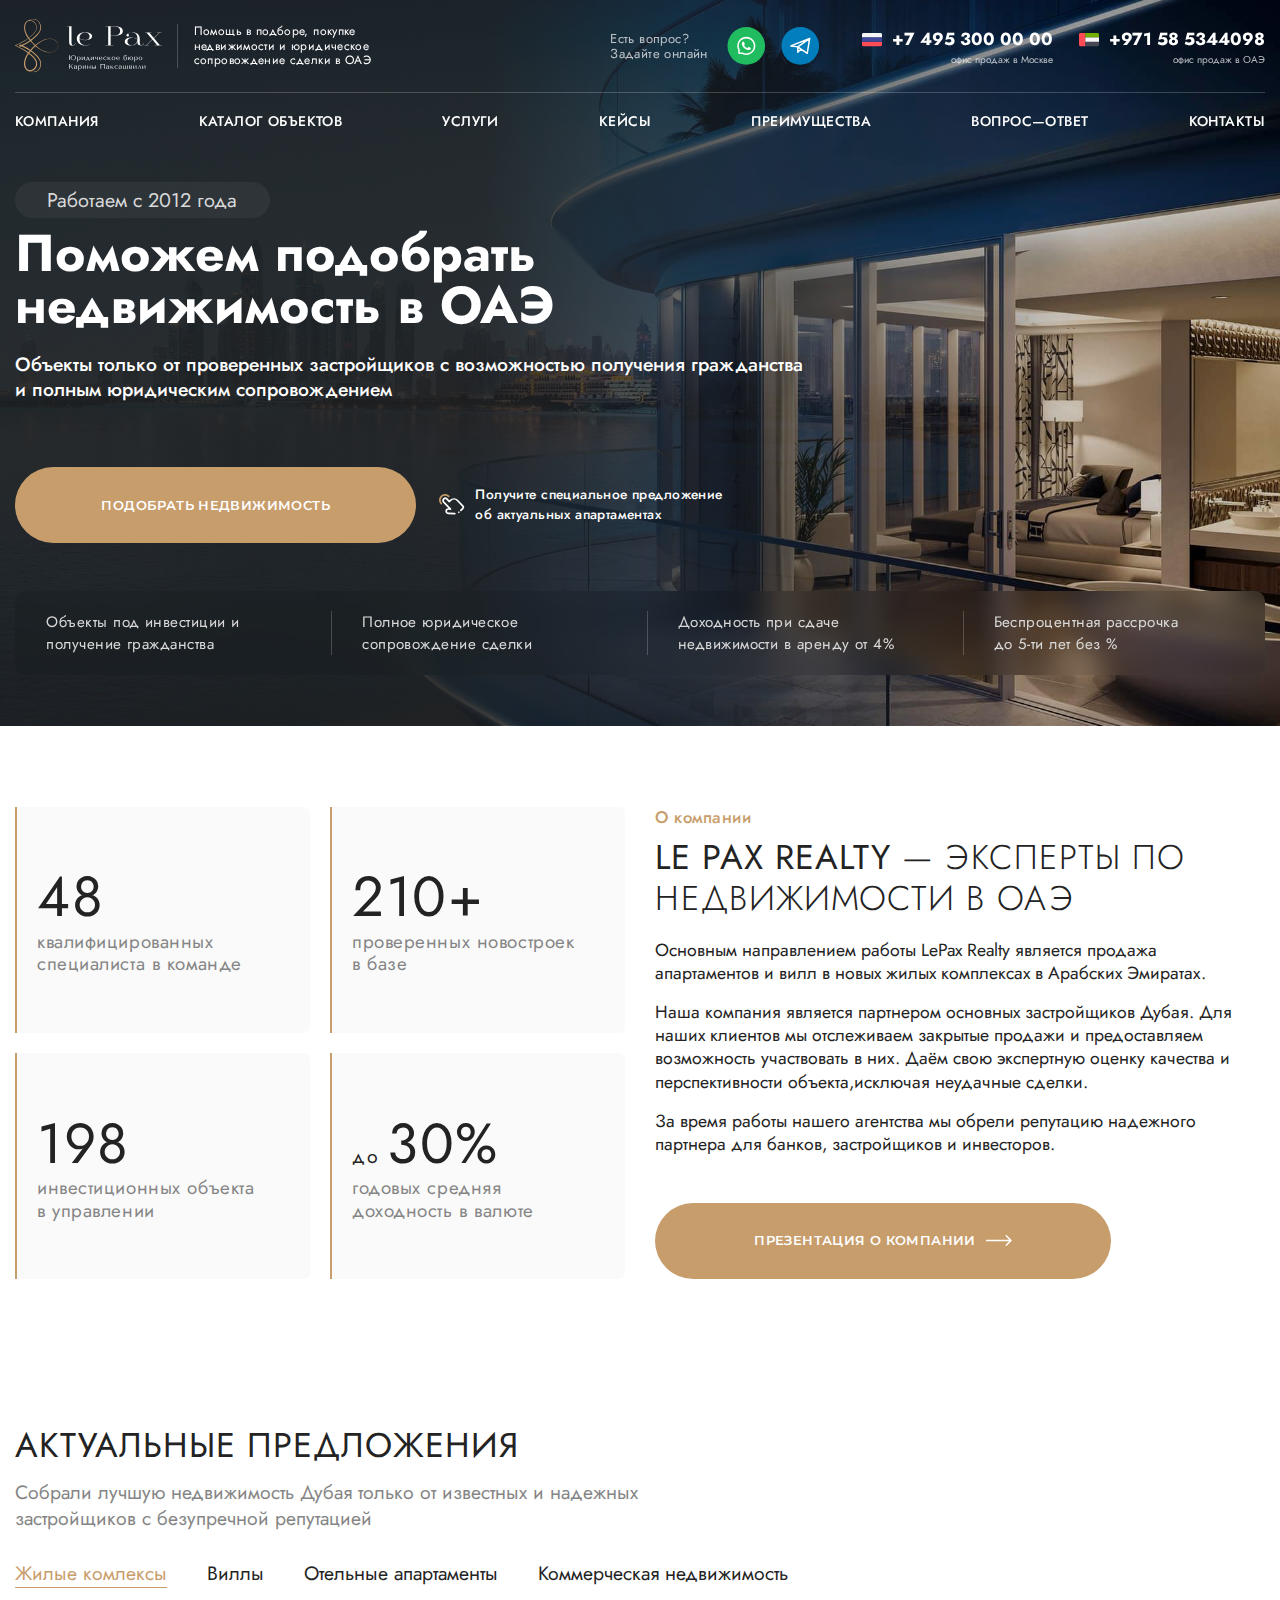
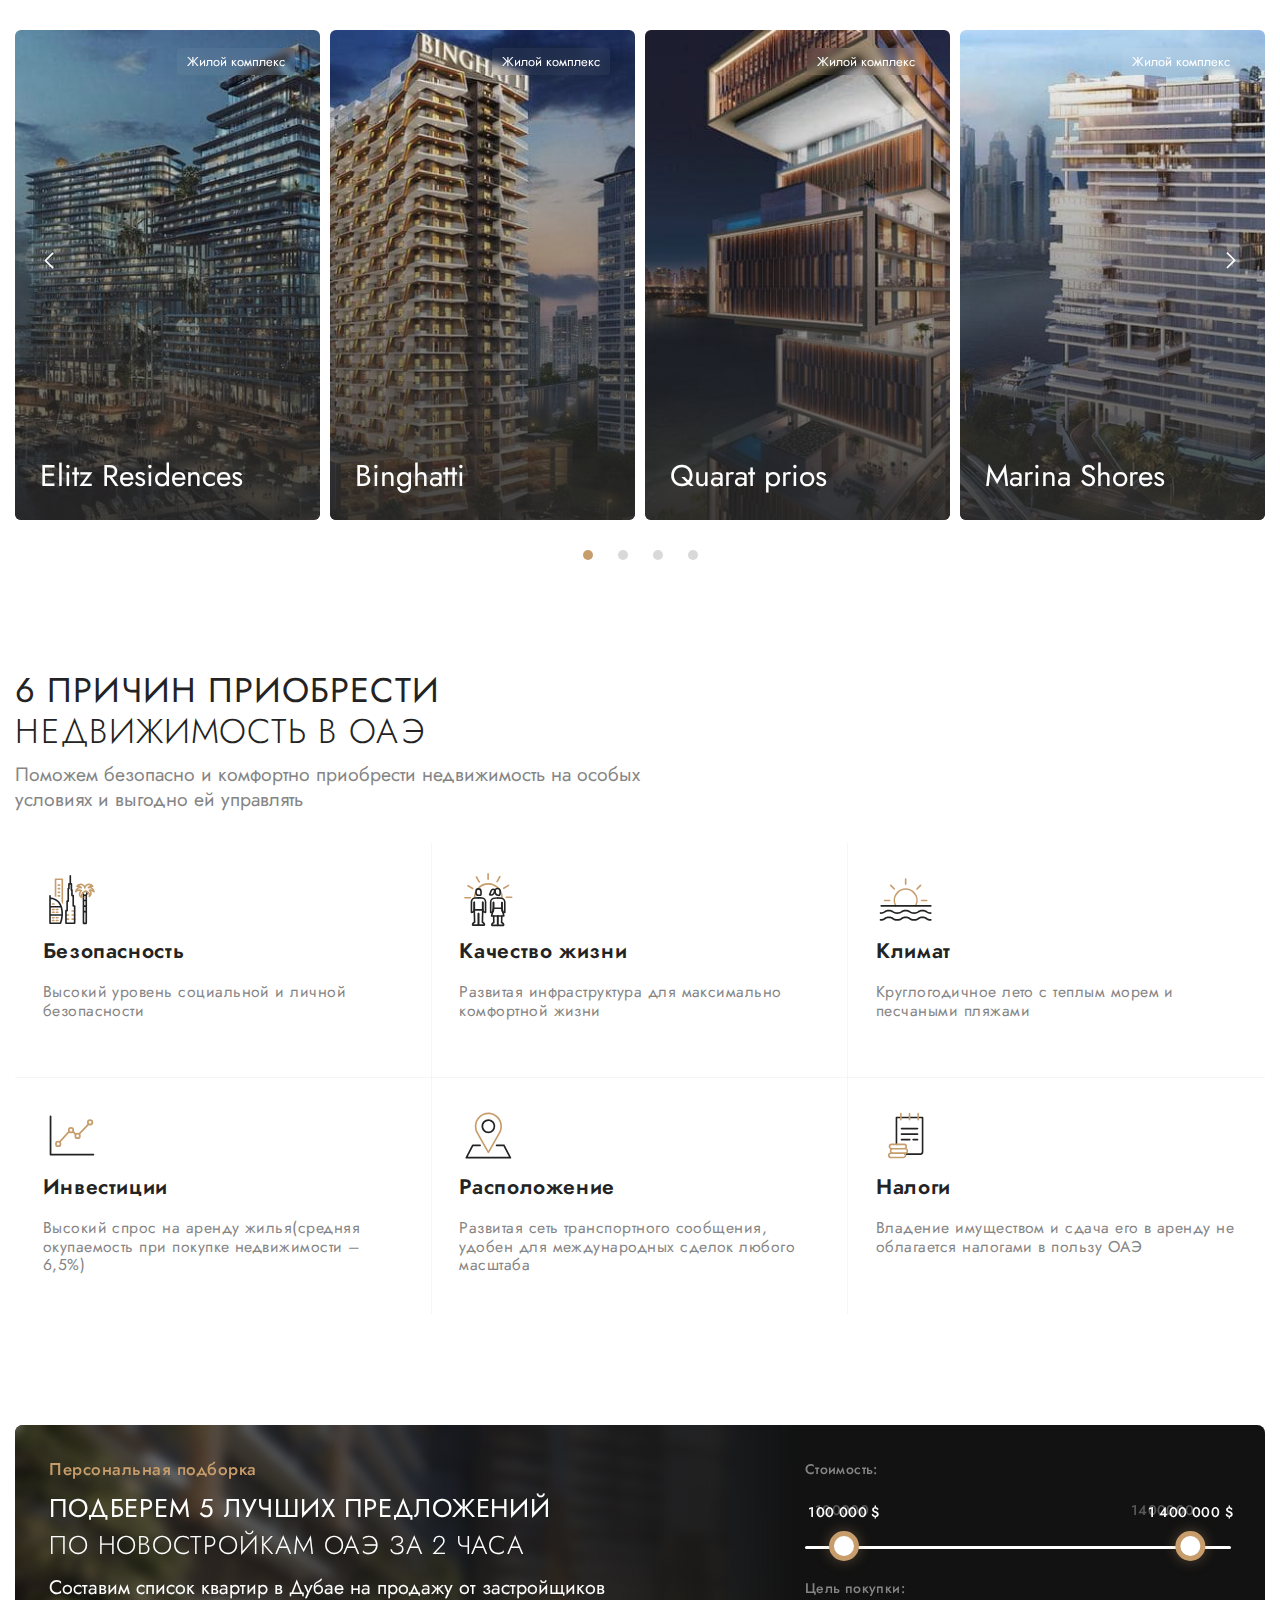
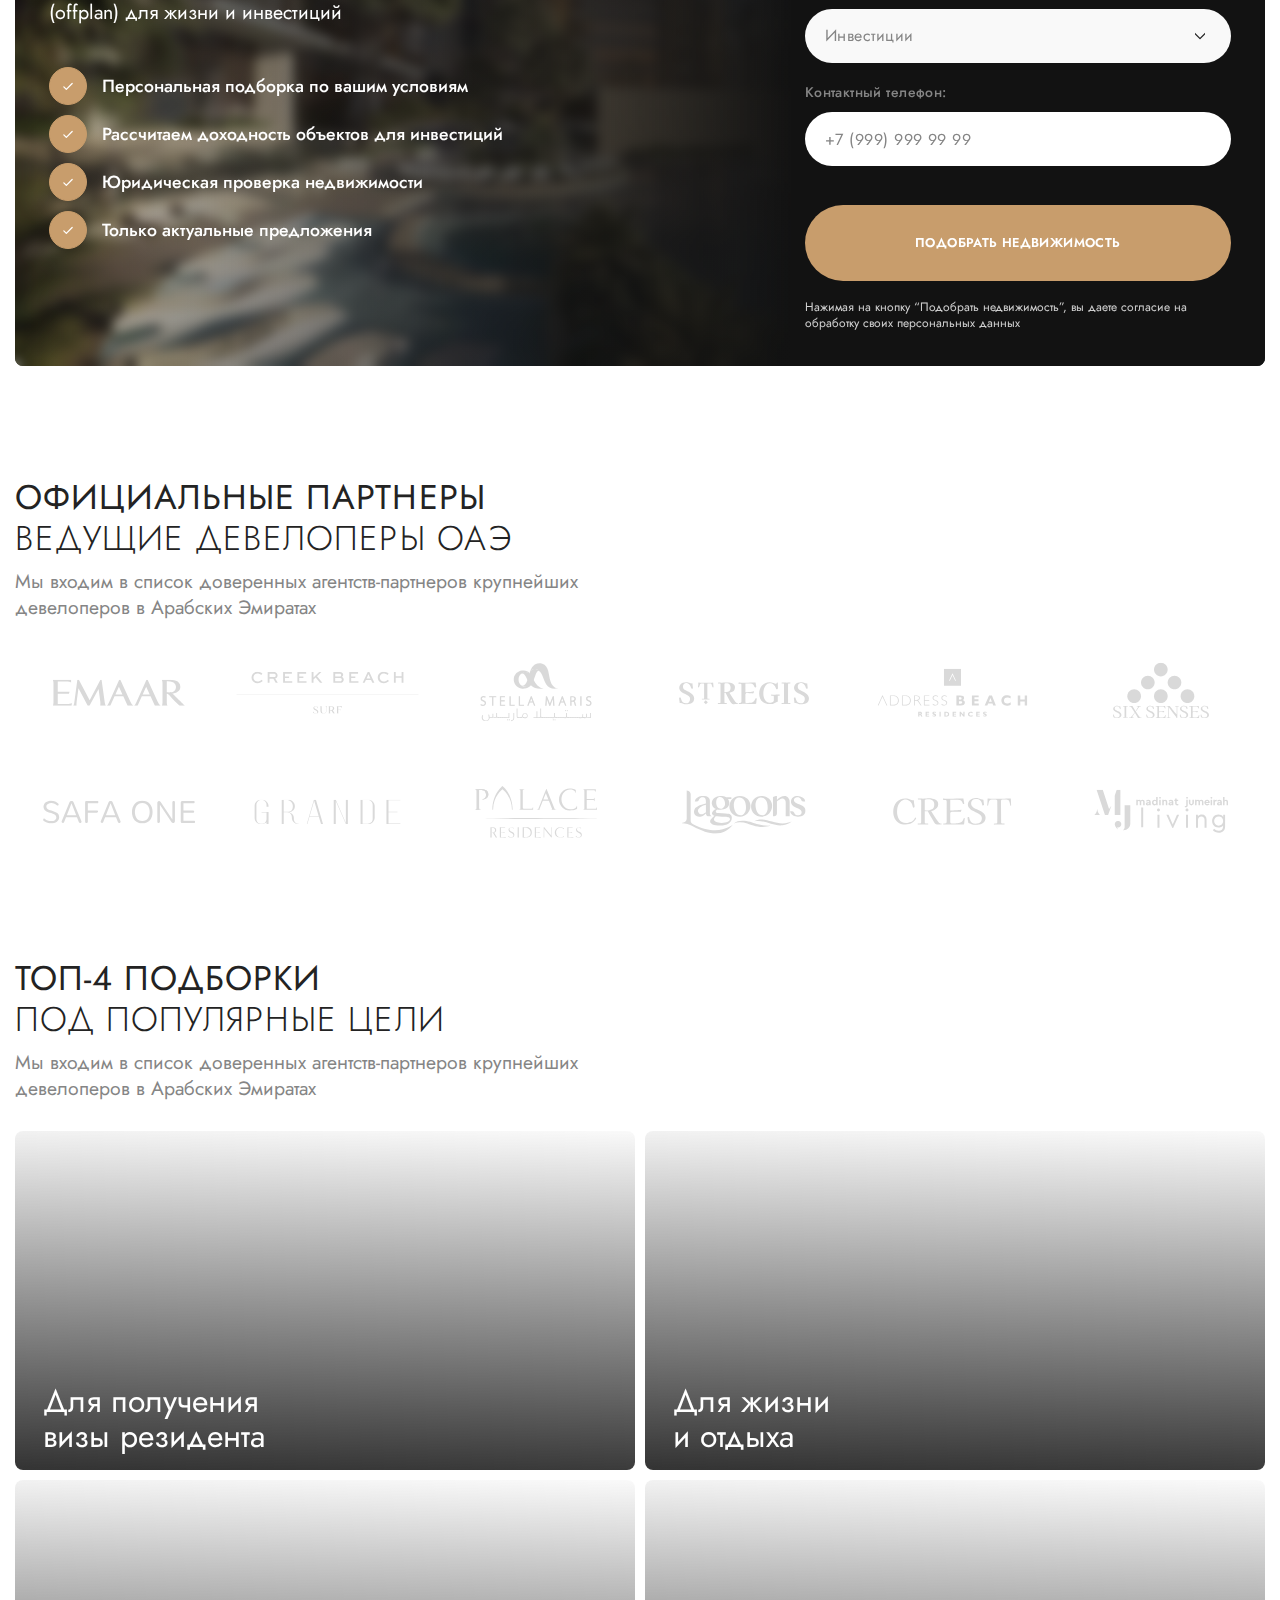
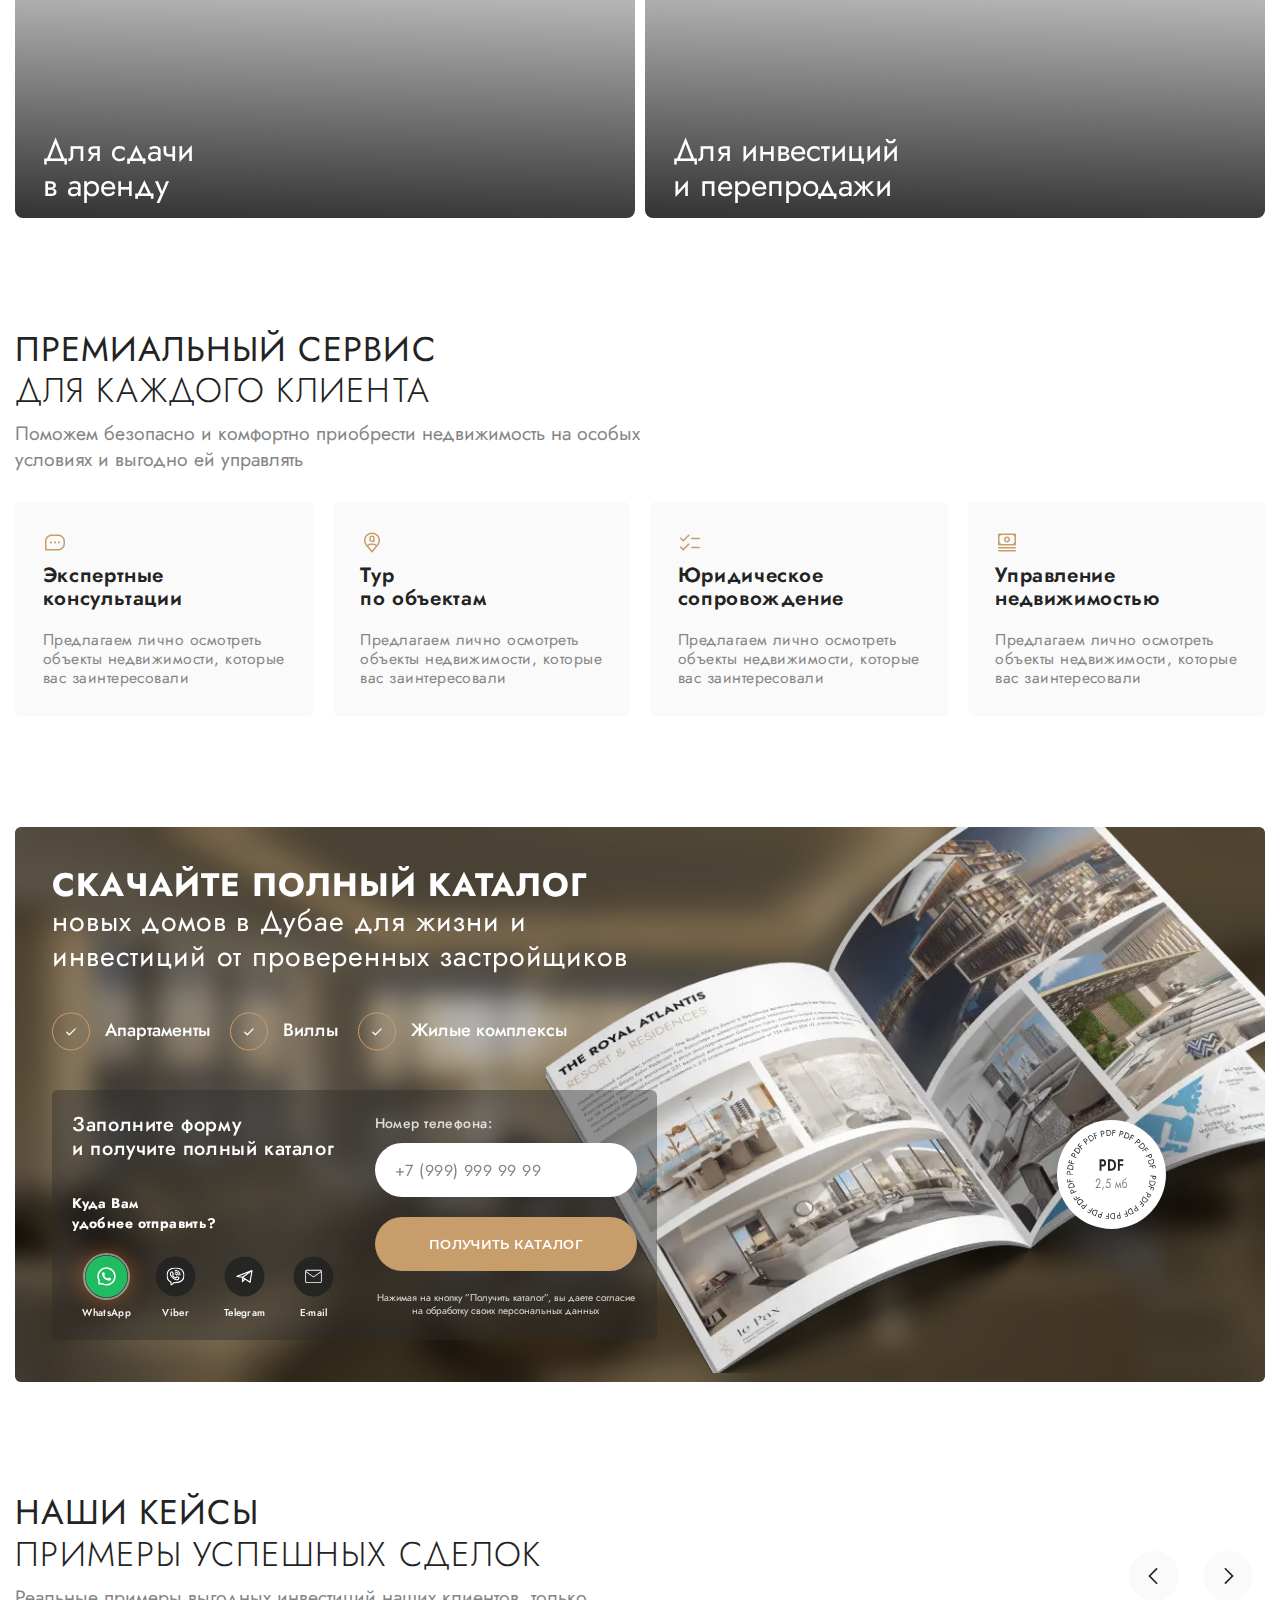
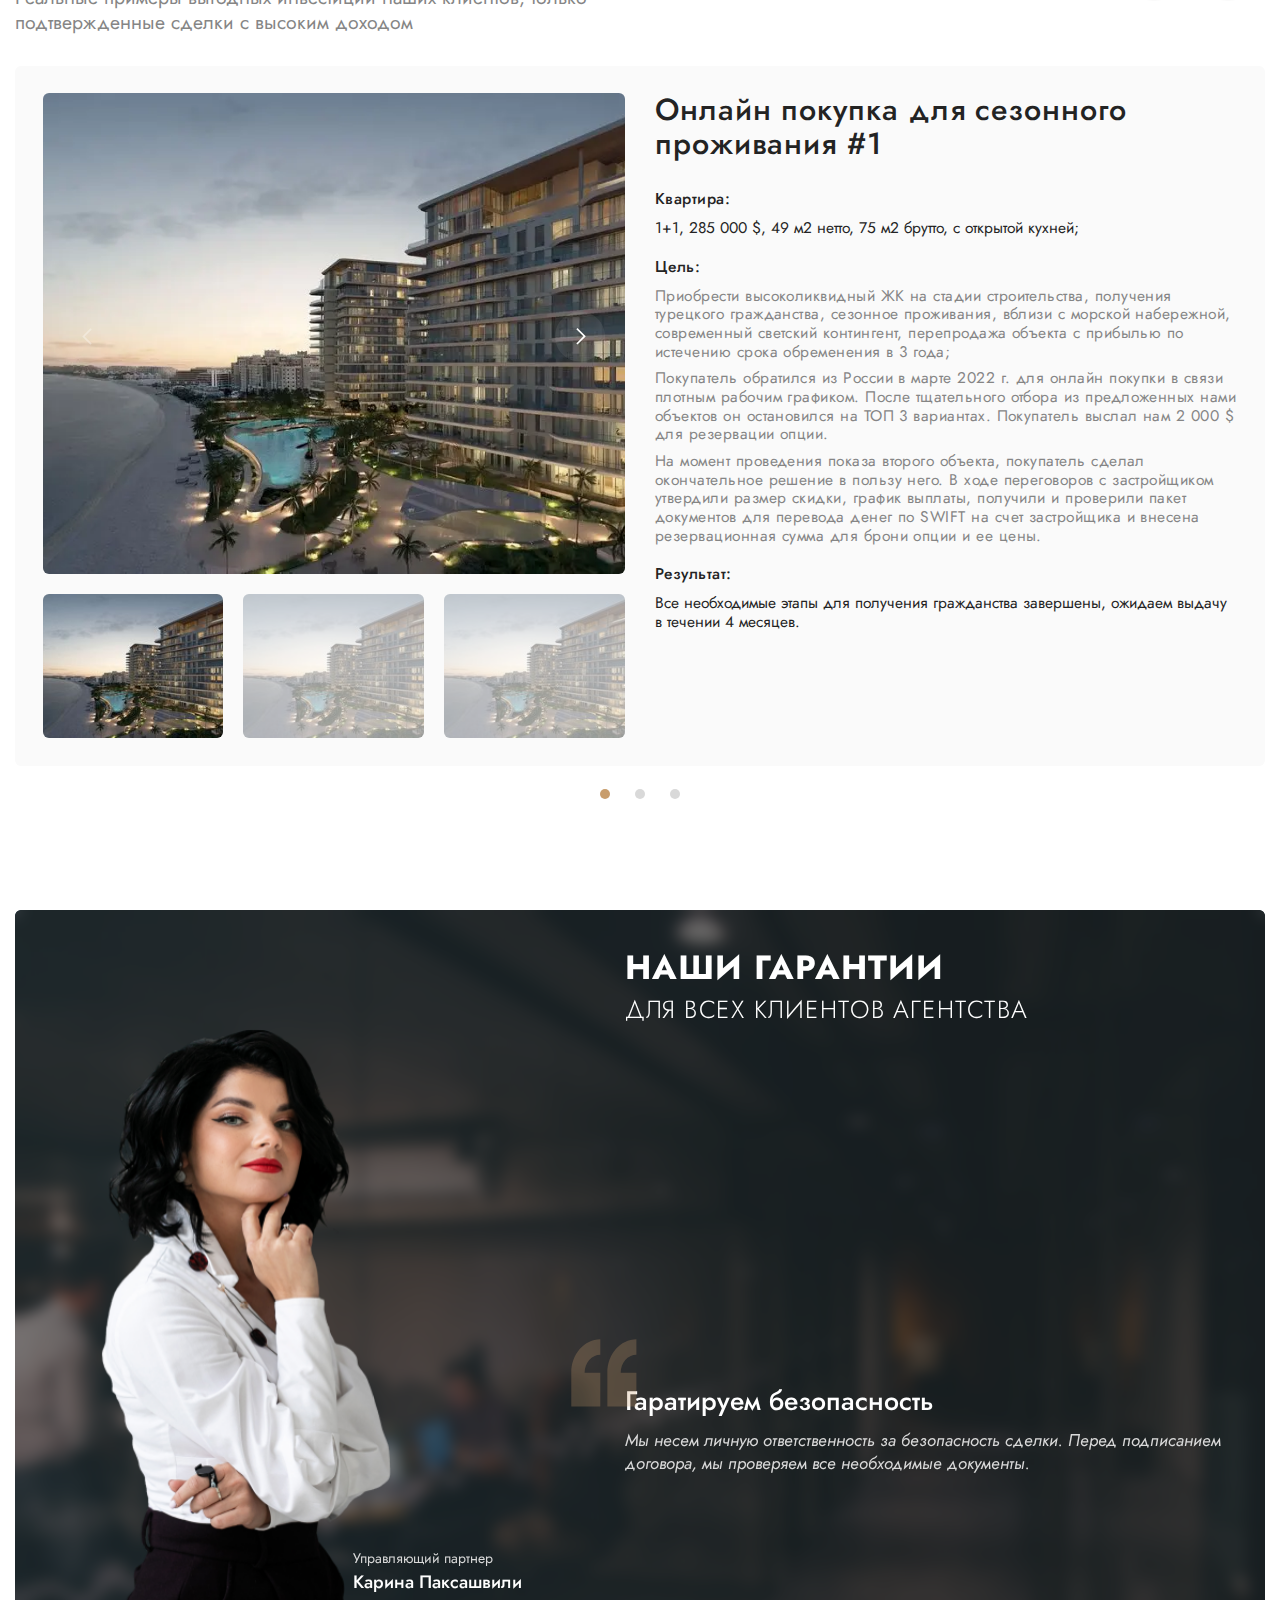
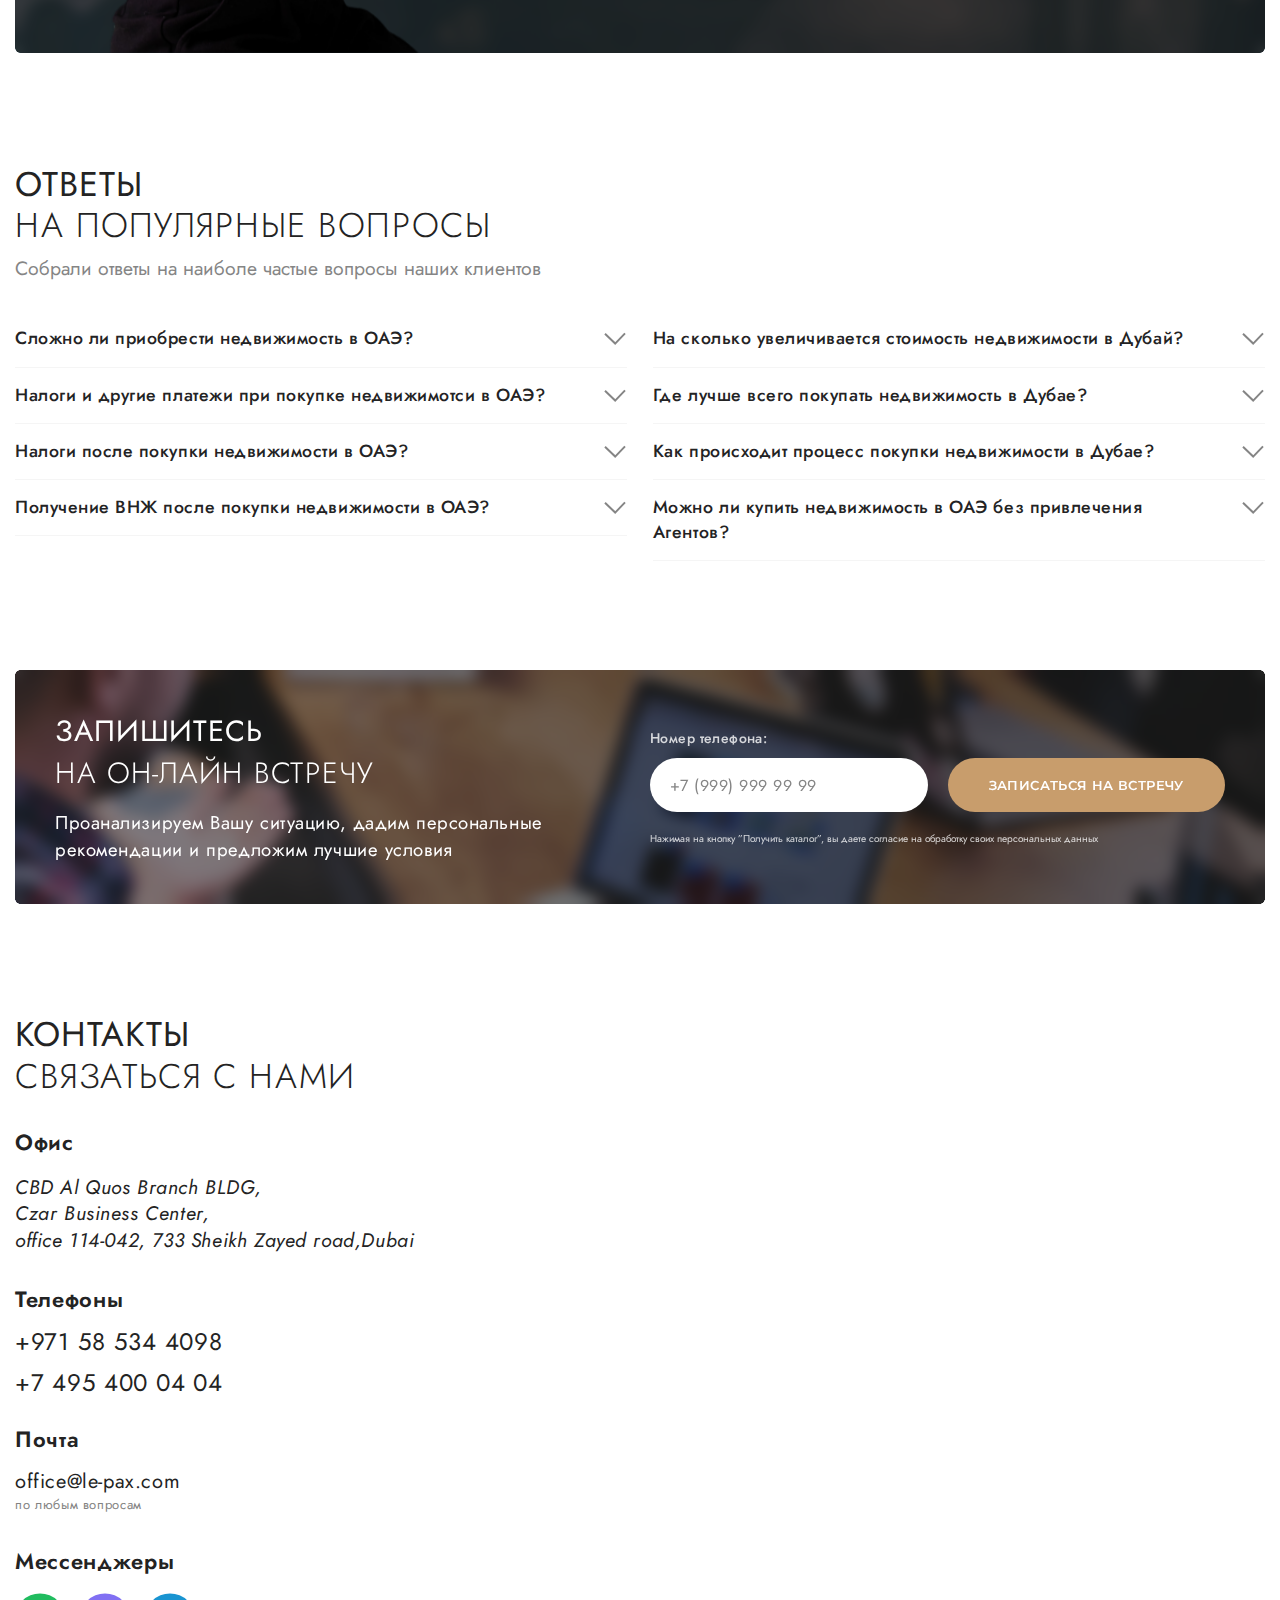
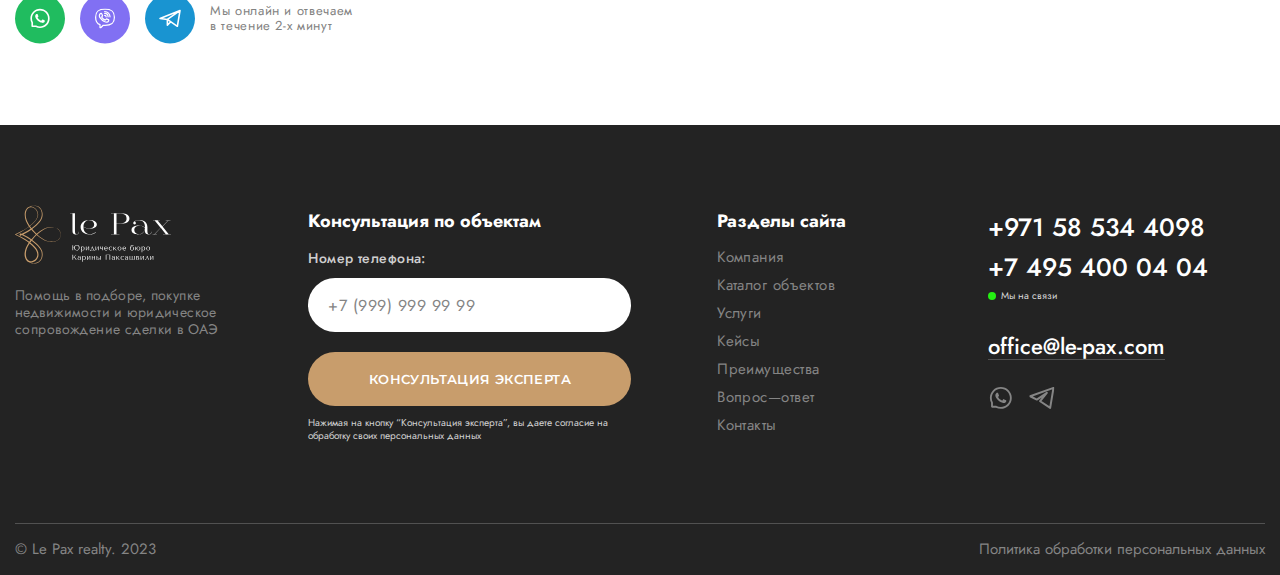
<file: index.html>
<!DOCTYPE html>
<html lang="ru">

<head>
   <meta charset="UTF-8">
   <meta http-equiv="X-UA-Compatible" content="IE=edge">
   <meta name="viewport" content="width=device-width, initial-scale=1.0">
   <title>Le Pax updated</title>
   <link rel="shortcut icon" type="image/x-icon" href="images/favicons/favicon.ico">
   <link rel="preconnect" href="https://fonts.googleapis.com">
   <link rel="preconnect" href="https://fonts.gstatic.com" crossorigin>
   <link href="https://fonts.googleapis.com/css2?family=Jost:ital,wght@0,300;0,400;0,500;0,600;0,700;1,400&display=swap"
      rel="stylesheet">
   <link rel="preconnect" href="https://fonts.googleapis.com">
   <link rel="preconnect" href="https://fonts.gstatic.com" crossorigin>
   <link href="https://fonts.googleapis.com/css2?family=Montserrat:wght@600&display=swap" rel="stylesheet">
   <link rel="stylesheet" href="https://cdn.jsdelivr.net/npm/@fancyapps/ui@4.0/dist/fancybox.css">
   <link rel="stylesheet" href="css/swiper-bundle.min.css">
   <link rel="stylesheet" href="css/nouislider.min.css">
   <link rel="stylesheet" href="css/choices.min.css">
   <link rel="stylesheet" href="css/style.min.css">
</head>

<body>


   <div class="wrapper">
      <div class="btn__up">&uarr;</div>


      <header class="header" id="home">
         <div class="header__inner">
            <div class="header__top">
               <div class="container">
                  <div class="header__top-inner">
                     <div class="header__contacts">
                        <div class="logo__box">
                           <a class="logo" href="#">
                              <img class="logo__img" src="images/logo.svg" alt="логотип">
                           </a>
                           <p class="logo__box-text">
                              Помощь в подборе, покупке
                              недвижимости и юридическое
                              сопровождение сделки в ОАЭ
                           </p>
                        </div>
                        <div class="contacts__box">
                           <div class="contacts__social" data-da=".phone__body-inner,525,last">
                              <p class="contacts__questions">
                                 Есть вопрос?
                                 Задайте онлайн
                              </p>
                              <ul class="contacts__social-list">
                                 <li class="contacts__social-item">
                                    <a class="contacts__social-link" href="#">
                                       <svg class="social__img social__img-whatsapp" width="40" height="41"
                                          viewBox="0 0 40 41" fill="none" xmlns="http://www.w3.org/2000/svg">
                                          <rect y="0.0913086" width="40" height="40" rx="20" fill="#20BC5F" />
                                          <path
                                             d="M24.3289 21.9798C24.0947 21.8595 22.9281 21.288 22.7111 21.2106C22.4941 21.129 22.3352 21.0903 22.1783 21.331C22.0193 21.5694 21.5682 22.1001 21.4264 22.2612C21.2889 22.4202 21.1492 22.4396 20.915 22.3214C19.5229 21.6253 18.6098 21.0796 17.6924 19.5048C17.4496 19.0858 17.9352 19.1159 18.3885 18.2114C18.4658 18.0524 18.4271 17.9171 18.367 17.7968C18.3068 17.6765 17.8342 16.512 17.6365 16.0372C17.4453 15.5753 17.2477 15.6397 17.1037 15.6312C16.9662 15.6226 16.8094 15.6226 16.6504 15.6226C16.4914 15.6226 16.2357 15.6827 16.0188 15.9169C15.8018 16.1554 15.1895 16.729 15.1895 17.8935C15.1895 19.0579 16.0381 20.1858 16.1541 20.3448C16.2744 20.5038 17.8234 22.8929 20.2018 23.922C21.7057 24.5708 22.2943 24.6267 23.0463 24.5149C23.5039 24.4462 24.4471 23.9435 24.6426 23.387C24.8381 22.8327 24.8381 22.3579 24.7801 22.2591C24.7221 22.1538 24.5631 22.0937 24.3289 21.9798Z"
                                             fill="white" />
                                          <path
                                             d="M28.8775 16.3616C28.3919 15.2079 27.6958 14.1724 26.8085 13.2829C25.9212 12.3956 24.8857 11.6974 23.7298 11.214C22.5482 10.7177 21.2935 10.4663 20.0001 10.4663H19.9572C18.6552 10.4728 17.3941 10.7306 16.2081 11.2376C15.063 11.7274 14.0361 12.4235 13.1573 13.3108C12.2786 14.1981 11.589 15.2294 11.112 16.3788C10.6179 17.569 10.3687 18.8345 10.3751 20.1364C10.3816 21.6274 10.7382 23.1077 11.4064 24.4312V27.6968C11.4064 28.2425 11.8489 28.6851 12.3947 28.6851H15.6624C16.9859 29.3532 18.4661 29.7099 19.9572 29.7163H20.0023C21.2892 29.7163 22.5374 29.4671 23.7126 28.9794C24.862 28.5003 25.8954 27.8128 26.7806 26.9341C27.6679 26.0554 28.3661 25.0284 28.8538 23.8833C29.3609 22.6974 29.6187 21.4362 29.6251 20.1343C29.6316 18.8259 29.378 17.5562 28.8775 16.3616ZM25.6312 25.7718C24.1251 27.2628 22.1271 28.0835 20.0001 28.0835H19.9636C18.6681 28.0771 17.3812 27.7548 16.2447 27.1489L16.0642 27.0522H13.0392V24.0272L12.9425 23.8468C12.3366 22.7103 12.0144 21.4233 12.0079 20.1278C11.9993 17.9858 12.8179 15.9749 14.3197 14.4603C15.8193 12.9456 17.8238 12.1077 19.9657 12.0991H20.0023C21.0765 12.0991 22.1185 12.3075 23.1003 12.72C24.0585 13.1218 24.9179 13.6997 25.657 14.4388C26.3939 15.1757 26.9739 16.0372 27.3757 16.9954C27.7925 17.988 28.0009 19.0407 27.9966 20.1278C27.9837 22.2677 27.1437 24.2722 25.6312 25.7718Z"
                                             fill="white" />
                                       </svg>
                                    </a>
                                 </li>
                                 <li class="contacts__social-item">
                                    <a class="contacts__social-link" href="#">
                                       <svg class="social__img social__img-telegram" width="40" height="41"
                                          viewBox="0 0 40 41" fill="none" xmlns="http://www.w3.org/2000/svg">
                                          <rect y="0.0913086" width="40" height="40" rx="20" fill="#0088CC"
                                             fill-opacity="0.9" />
                                          <path
                                             d="M30 12.1968L10 20.0915L17.3684 21.1442M30 12.1968L27.3684 27.9863L17.3684 21.1442M30 12.1968L17.3684 21.1442M17.3684 21.1442V26.9336L20.7882 23.484"
                                             stroke="white" stroke-width="1.57895" stroke-linecap="round"
                                             stroke-linejoin="round" />
                                       </svg>
                                    </a>
                                 </li>
                              </ul>
                           </div>
                           <div class="contacts__phone" data-da=".phone__body-inner,767,last">
                              <div class="phone__item">
                                 <a class="phone" href="tel:74953000000">
                                    <img class="phone__picture" src="images/flag-russia.svg" alt="флаг России">
                                    +7 495 300 00 00
                                 </a>
                                 <p class="phone__info">
                                    офис продаж в Москве
                                 </p>
                              </div>
                              <div class="phone__item">
                                 <a class="phone" href="tel:971585344098">
                                    <img class="phone__picture" src="images/flag-united-arab-emirates.svg"
                                       alt="флаг ОАЭ">
                                    +971 58 5344098
                                 </a>
                                 <p class="phone__info">
                                    офис продаж в ОАЭ
                                 </p>
                              </div>
                           </div>
                        </div>
                        <div class="mobile-phone__box">
                           <button class="mobile-phone__btn">
                              <img class="mobile-phone__img" src="images/icons/mobile-phone-icon.svg" alt="">
                              Связаться
                              <img class="mobile-arrow__img" src="images/icons/mobile-phone-arrow-down-icon.svg" alt="">
                           </button>
                           <div class="mobile-phone__body">
                              <div class="phone__body-inner"></div>
                           </div>
                        </div>
                        <button type="button" class="icon-menu"><span></span></button>
                     </div>
                     <div class="header__navigation">
                        <nav class="menu">
                           <ul class="menu__list">
                              <li class="menu__list-item-fake">
                                 <a class="menu__list-link menu__link-active" href="#home"></a>
                              </li>
                              <li class="menu__list-item logo__item">
                                 <a class="logo" href="#">
                                    <img class="logo__img" src="images/logo.svg" alt="логотип">
                                 </a>
                              </li>
                              <li class="menu__list-item">
                                 <a class="menu__list-link " href="#company">Компания</a>
                              </li>
                              <li class="menu__list-item">
                                 <a class="menu__list-link" href="#offers">Каталог объектов</a>
                              </li>

                              <li class="menu__list-item-fake ">
                                 <a class="menu__list-link" href="#reasons"></a>
                              </li>
                              <li class="menu__list-item">
                                 <a class="menu__list-link" href="#service">Услуги</a>
                              </li>
                              <li class="menu__list-item">
                                 <a class="menu__list-link" href="#cases">Кейсы</a>
                              </li>
                              <li class="menu__list-item">
                                 <a class="menu__list-link" href="#guarantees">Преимущества</a>
                              </li>
                              <li class="menu__list-item">
                                 <a class="menu__list-link" href="#questions">Вопрос—ответ</a>
                              </li>
                              <li class="menu__list-item">
                                 <a class="menu__list-link" href="#contacts">Контакты</a>
                              </li>
                              <li class="menu__list-item phone-mobile__item">
                                 <div class="contacts__phone contacts__phone-mobile">
                                    <div class="phone__item">
                                       <a class="phone phone__mobile" href="tel:74953000000">
                                          <img class="phone__picture" src="images/flag-russia.svg" alt="флаг России">
                                          +7 495 300 00 00
                                       </a>
                                       <p class="phone__info">
                                          офис продаж в Москве
                                       </p>
                                    </div>
                                    <div class="phone__item">
                                       <a class="phone phone__mobile" href="tel:971585344098">
                                          <img class="phone__picture" src="images/flag-united-arab-emirates.svg"
                                             alt="флаг ОАЭ">
                                          +971 58 5344098
                                       </a>
                                       <p class="phone__info">
                                          офис продаж в ОАЭ
                                       </p>
                                    </div>
                                 </div>
                              </li>
                           </ul>
                        </nav>
                     </div>
                  </div>
               </div>
            </div>
            <div class="header__content">
               <div class="container">
                  <div class="header__content-inner">
                     <div class="header__title-box">
                        <p class="year">Работаем с 2012 года</p>
                        <h1 class="header__title">
                           Поможем подобрать недвижимость в ОАЭ
                        </h1>
                        <p class="header__description">
                           Объекты только от проверенных застройщиков с возможностью получения гражданства и полным
                           юридическим сопровождением
                        </p>
                        <div class="header__btn-box">
                           <button class="pick__btn header__btn">
                              Подобрать недвижимость
                           </button>
                           <div class="special-offer">
                              <img class="special-offer__img" src="images/icons/special-offer-icon.svg" alt="">
                              <p class="special-offer__text">
                                 Получите специальное предложение
                                 об актуальных апартаментах
                              </p>
                           </div>
                        </div>
                     </div>
                     <div class="header__info-box">
                        <ul class="header__info-list">
                           <li class="header__info-item">
                              <p class="header__info-text">
                                 Объекты под инвестиции и <br class="info-text-br"> получение гражданства
                              </p>
                           </li>
                           <li class="header__info-item">
                              <p class="header__info-text">
                                 Полное юридическое <br class="info-text-br"> сопровождение сделки
                              </p>
                           </li>
                           <li class="header__info-item">
                              <p class="header__info-text">
                                 Доходность при сдаче <br class="info-text-br"> недвижимости в аренду от 4%
                              </p>
                           </li>
                           <li class="header__info-item">
                              <p class="header__info-text">
                                 Беспроцентная рассрочка <br class="info-text-br"> до 5-ти лет без %
                              </p>
                           </li>
                        </ul>
                     </div>
                  </div>
               </div>
            </div>
         </div>
      </header>

      <main class="main">

         <section class="company page-section" id="company">
            <div class="container">
               <div class="company__wrapper">
                  <div class="company__inner">
                     <div class="numbers__block">
                        <div class="numbers__block-inner">
                           <div class="numbers__block-top">
                              <div class="numbers__block-item">
                                 <div class="numbers__block-title" data-digits-counter>
                                    48
                                 </div>
                                 <div class="numbers__block-text">
                                    квалифицированных
                                    специалиста в команде
                                 </div>
                              </div>
                              <div class="numbers__block-item">
                                 <div class="numbers__block-title">
                                    <span data-digits-counter>210</span>+
                                 </div>
                                 <div class="numbers__block-text">
                                    проверенных
                                    новостроек <br class="numbers__block-text-br"> в базе
                                 </div>
                              </div>
                           </div>
                           <div class="numbers__block-bottom">
                              <div class="numbers__block-item">
                                 <div class="numbers__block-title" data-digits-counter>
                                    198
                                 </div>
                                 <div class="numbers__block-text">
                                    инвестиционных
                                    объекта в управлении
                                 </div>
                              </div>
                              <div class="numbers__block-item">
                                 <div class="numbers__block-title">
                                    <span class="numbers__block-title--small">
                                       до
                                    </span>
                                    <span data-digits-counter>30</span>%
                                 </div>
                                 <div class="numbers__block-text">
                                    годовых средняя
                                    доходность в валюте
                                 </div>
                              </div>
                           </div>
                        </div>
                     </div>
                     <div class="content__block">
                        <div class="content__block-inner">
                           <div class="company__info">
                              О компании
                           </div>
                           <div class="section-title__block">
                              <h3 class="section__title section__title-company">
                                 <b>LE PAX REALTY</b> — эксперты по недвижимости в оаэ
                              </h3>
                           </div>
                           <ul class="company__content-list">
                              <li class="company__content-item">
                                 <p class="company__content-text">
                                    Основным направлением работы LePax Realty является продажа апартаментов и вилл в
                                    новых
                                    жилых комплексах в Арабских Эмиратах.
                                 </p>
                              </li>
                              <li class="company__content-item">
                                 <p class="company__content-text">
                                    Наша компания является партнером основных застройщиков Дубая. Для наших клиентов мы
                                    отслеживаем закрытые продажи и предоставляем возможность участвовать в них. Даём
                                    свою
                                    экспертную оценку качества и перспективности объекта,исключая неудачные сделки.
                                 </p>
                              </li>
                              <li class="company__content-item">
                                 <p class="company__content-text">
                                    За время работы нашего агентства мы обрели репутацию надежного партнера для банков,
                                    застройщиков и инвесторов.
                                 </p>
                              </li>
                           </ul>
                           <button class="company__btn" data-da=".company__wrapper,1024,last">
                              презентация о компании
                              <svg class="company__btn-img" width="26" height="13" viewBox="0 0 26 13" fill="none"
                                 xmlns="http://www.w3.org/2000/svg">
                                 <path
                                    d="M25.5303 7.03033C25.8232 6.73744 25.8232 6.26256 25.5303 5.96967L20.7574 1.1967C20.4645 0.903806 19.9896 0.903806 19.6967 1.1967C19.4038 1.48959 19.4038 1.96447 19.6967 2.25736L23.9393 6.5L19.6967 10.7426C19.4038 11.0355 19.4038 11.5104 19.6967 11.8033C19.9896 12.0962 20.4645 12.0962 20.7574 11.8033L25.5303 7.03033ZM0 7.25H25V5.75H0V7.25Z"
                                    fill="white" />
                              </svg>
                           </button>
                        </div>
                     </div>
                  </div>
               </div>
            </div>
         </section>

         <section class="offers" id="offers">
            <div class="container">
               <div class="section-title__block">
                  <div class="section-title__inner">
                     <h3 class="section__title offers__title">
                        <b>Актуальные предложения</b> <br class="section-title__br">
                     </h3>
                     <p class="section__title-description">
                        Собрали лучшую недвижимость Дубая только от известных и надежных застройщиков с безупречной
                        репутацией
                     </p>
                  </div>
               </div>
               <div class="offers__inner">
                  <div class="offers__tabs-block">
                     <div class="offers__tabs-inner">
                        <div class="tabs-box">
                           <div class="tabs-box__inner">
                              <div class="tts-tabs">
                                 <ul class="tts-tabs-switchers">
                                    <li class="tts-tabs-switcher active"><span>Жилые комлексы</span> </li>
                                    <li class="tts-tabs-switcher"><span>Виллы</span> </li>
                                    <li class="tts-tabs-switcher"><span>Отельные апартаменты</span> </li>
                                    <li class="tts-tabs-switcher"><span>Коммерческая недвижимость</span> </li>
                                 </ul>
                                 <div data-tabs-body class="tabs__content">
                                    <div class="tabs-body tts-tabs-item active">
                                       <div class="tabs-body__slider">
                                          <div class="swiper tabs__slider-complexes">
                                             <div class="swiper-wrapper">
                                                <div class="swiper-slide slide-complexes">
                                                   <img class="slide__pictures" src="images/slider/complexes-01.jpg"
                                                      alt="">
                                                   <div class="slide__card">
                                                      <div class="slide__card-inner">
                                                         <p class="card__label">Жилой комплекс</p>
                                                         <div class="card__body">
                                                            <h3 class="card__title">
                                                               Elitz Residences
                                                            </h3>
                                                            <div class="card__info-box">
                                                               <div class="card__info card__city">
                                                                  <span class="city">
                                                                     Город:
                                                                  </span>
                                                                  <span class="city__name">
                                                                     Дубай
                                                                  </span>
                                                               </div>
                                                               <div class="card__info card__area">
                                                                  <span class="area">
                                                                     Район:
                                                                  </span>
                                                                  <span class="area__name">
                                                                     Business Bay
                                                                  </span>
                                                               </div>
                                                               <div class="card__info card__type">
                                                                  <span class="type">
                                                                     Тип:
                                                                  </span>
                                                                  <span class="type__name">
                                                                     Жилой комплекс
                                                                  </span>
                                                               </div>
                                                               <div class="card__info card__square">
                                                                  <span class="square">
                                                                     Площадь:
                                                                  </span>
                                                                  <span class="square__name">
                                                                     от 95 м²
                                                                  </span>
                                                               </div>
                                                            </div>
                                                            <div class="card__price-box">
                                                               <span class="card__price">
                                                                  от 390 000 USD
                                                               </span>
                                                            </div>
                                                            <div class="card__button-box">
                                                               <a class="card__btn" data-fancybox data-src="#object"
                                                                  href="javascript:;">
                                                                  Узнать подробности
                                                               </a>
                                                            </div>
                                                         </div>
                                                      </div>
                                                   </div>
                                                </div>
                                                <div class="swiper-slide slide-complexes">
                                                   <img class="slide__pictures" src="images/slider/complexes-02.jpg"
                                                      alt="">
                                                   <div class="slide__card">
                                                      <div class="slide__card-inner">
                                                         <p class="card__label">Жилой комплекс</p>
                                                         <div class="card__body">
                                                            <h3 class="card__title">
                                                               Binghatti
                                                            </h3>
                                                            <div class="card__info-box">
                                                               <div class="card__info card__city">
                                                                  <span class="city">
                                                                     Город:
                                                                  </span>
                                                                  <span class="city__name">
                                                                     Дубай
                                                                  </span>
                                                               </div>
                                                               <div class="card__info card__area">
                                                                  <span class="area">
                                                                     Район:
                                                                  </span>
                                                                  <span class="area__name">
                                                                     Business Bay
                                                                  </span>
                                                               </div>
                                                               <div class="card__info card__type">
                                                                  <span class="type">
                                                                     Тип:
                                                                  </span>
                                                                  <span class="type__name">
                                                                     Жилой комплекс
                                                                  </span>
                                                               </div>
                                                               <div class="card__info card__square">
                                                                  <span class="square">
                                                                     Площадь:
                                                                  </span>
                                                                  <span class="square__name">
                                                                     от 110 м²
                                                                  </span>
                                                               </div>
                                                            </div>
                                                            <div class="card__price-box">
                                                               <span class="card__price">
                                                                  от 430 000 USD
                                                               </span>
                                                            </div>
                                                            <div class="card__button-box">
                                                               <a class="card__btn" data-fancybox data-src="#object"
                                                                  href="javascript:;">
                                                                  Узнать подробности
                                                               </a>
                                                            </div>
                                                         </div>
                                                      </div>
                                                   </div>
                                                </div>
                                                <div class="swiper-slide slide-complexes">
                                                   <img class="slide__pictures" src="images/slider/complexes-03.jpg"
                                                      alt="">
                                                   <div class="slide__card">
                                                      <div class="slide__card-inner">
                                                         <p class="card__label">Жилой комплекс</p>
                                                         <div class="card__body">
                                                            <h3 class="card__title">
                                                               Quarat prios
                                                            </h3>
                                                            <div class="card__info-box">
                                                               <div class="card__info card__city">
                                                                  <span class="city">
                                                                     Город:
                                                                  </span>
                                                                  <span class="city__name">
                                                                     Дубай
                                                                  </span>
                                                               </div>
                                                               <div class="card__info card__area">
                                                                  <span class="area">
                                                                     Район:
                                                                  </span>
                                                                  <span class="area__name">
                                                                     Business Bay
                                                                  </span>
                                                               </div>
                                                               <div class="card__info card__type">
                                                                  <span class="type">
                                                                     Тип:
                                                                  </span>
                                                                  <span class="type__name">
                                                                     Жилой комплекс
                                                                  </span>
                                                               </div>
                                                               <div class="card__info card__square">
                                                                  <span class="square">
                                                                     Площадь:
                                                                  </span>
                                                                  <span class="square__name">
                                                                     от 95 м²
                                                                  </span>
                                                               </div>
                                                            </div>
                                                            <div class="card__price-box">
                                                               <span class="card__price">
                                                                  от 390 000 USD
                                                               </span>
                                                            </div>
                                                            <div class="card__button-box">
                                                               <a class="card__btn" data-fancybox data-src="#object"
                                                                  href="javascript:;">
                                                                  Узнать подробности
                                                               </a>
                                                            </div>
                                                         </div>
                                                      </div>
                                                   </div>
                                                </div>
                                                <div class="swiper-slide slide-complexes">
                                                   <img class="slide__pictures" src="images/slider/complexes-04.jpg"
                                                      alt="">
                                                   <div class="slide__card">
                                                      <div class="slide__card-inner">
                                                         <p class="card__label">Жилой комплекс</p>
                                                         <div class="card__body">
                                                            <h3 class="card__title">
                                                               Marina Shores
                                                            </h3>
                                                            <div class="card__info-box">
                                                               <div class="card__info card__city">
                                                                  <span class="city">
                                                                     Город:
                                                                  </span>
                                                                  <span class="city__name">
                                                                     Дубай
                                                                  </span>
                                                               </div>
                                                               <div class="card__info card__area">
                                                                  <span class="area">
                                                                     Район:
                                                                  </span>
                                                                  <span class="area__name">
                                                                     Business Bay
                                                                  </span>
                                                               </div>
                                                               <div class="card__info card__type">
                                                                  <span class="type">
                                                                     Тип:
                                                                  </span>
                                                                  <span class="type__name">
                                                                     Жилой комплекс
                                                                  </span>
                                                               </div>
                                                               <div class="card__info card__square">
                                                                  <span class="square">
                                                                     Площадь:
                                                                  </span>
                                                                  <span class="square__name">
                                                                     от 95 м²
                                                                  </span>
                                                               </div>
                                                            </div>
                                                            <div class="card__price-box">
                                                               <span class="card__price">
                                                                  от 390 000 USD
                                                               </span>
                                                            </div>
                                                            <div class="card__button-box">
                                                               <a class="card__btn" data-fancybox data-src="#object"
                                                                  href="javascript:;">
                                                                  Узнать подробности
                                                               </a>
                                                            </div>
                                                         </div>
                                                      </div>
                                                   </div>
                                                </div>
                                             </div>
                                             <div class="swiper-button-prev complexes-button-prev">
                                                <svg width="50" height="51" viewBox="0 0 50 51" fill="none"
                                                   xmlns="http://www.w3.org/2000/svg">
                                                   <path
                                                      d="M25.0117 0.414551C11.211 0.414551 0.0233345 11.6074 0.0233345 25.4146C0.0233345 39.2217 11.211 50.4146 25.0117 50.4146C38.8123 50.4146 50 39.2217 50 25.4146C50 11.6074 38.8123 0.414551 25.0117 0.414551Z"
                                                      fill="white" fill-opacity="0.08" />
                                                   <path fill-rule="evenodd" clip-rule="evenodd"
                                                      d="M19.8397 24.909L19.2504 25.4982L27.5 33.7478L28.6785 32.5693L21.6074 25.4982L28.6785 18.4272L27.5 17.2486L19.8397 24.909Z"
                                                      fill="white" />
                                                </svg>
                                             </div>
                                             <div class="swiper-button-next complexes-button-next">
                                                <svg width="50" height="51" viewBox="0 0 50 51" fill="none"
                                                   xmlns="http://www.w3.org/2000/svg">
                                                   <path
                                                      d="M24.9883 50.4146C38.789 50.4146 49.9767 39.2217 49.9767 25.4146C49.9767 11.6074 38.789 0.414551 24.9883 0.414551C11.1877 0.414551 0 11.6074 0 25.4146C0 39.2217 11.1877 50.4146 24.9883 50.4146Z"
                                                      fill="white" fill-opacity="0.08" />
                                                   <path fill-rule="evenodd" clip-rule="evenodd"
                                                      d="M30.1603 25.9201L30.7496 25.3309L22.5 17.0813L21.3215 18.2598L28.3926 25.3309L21.3215 32.4019L22.5 33.5805L30.1603 25.9201Z"
                                                      fill="white" />
                                                </svg>
                                             </div>
                                          </div>
                                          <div class="swiper-pagination complexes-pagination"></div>
                                       </div>
                                    </div>
                                    <div class="tabs-body tts-tabs-item">
                                       <div class="tabs-body__slider">
                                          <div class="swiper tabs__slider-villas">
                                             <div class="swiper-wrapper">
                                                <div class="swiper-slide">
                                                   <img class="slide__pictures" src="images/slider/complexes-04.jpg"
                                                      alt="">
                                                   <div class="slide__card">
                                                      <div class="slide__card-inner">
                                                         <p class="card__label">Вилла</p>
                                                         <div class="card__body">
                                                            <h3 class="card__title">
                                                               Elitz Residences
                                                            </h3>
                                                            <div class="card__info-box">
                                                               <div class="card__info card__city">
                                                                  <span class="city">
                                                                     Город:
                                                                  </span>
                                                                  <span class="city__name">
                                                                     Дубай
                                                                  </span>
                                                               </div>
                                                               <div class="card__info card__area">
                                                                  <span class="area">
                                                                     Район:
                                                                  </span>
                                                                  <span class="area__name">
                                                                     Business Bay
                                                                  </span>
                                                               </div>
                                                               <div class="card__info card__type">
                                                                  <span class="type">
                                                                     Тип:
                                                                  </span>
                                                                  <span class="type__name">
                                                                     Жилой комплекс
                                                                  </span>
                                                               </div>
                                                               <div class="card__info card__square">
                                                                  <span class="square">
                                                                     Площадь:
                                                                  </span>
                                                                  <span class="square__name">
                                                                     от 95 м²
                                                                  </span>
                                                               </div>
                                                            </div>
                                                            <div class="card__price-box">
                                                               <span class="card__price">
                                                                  от 390 000 USD
                                                               </span>
                                                            </div>
                                                            <div class="card__button-box">
                                                               <a class="card__btn" href="#">
                                                                  Узнать подробности
                                                               </a>
                                                            </div>
                                                         </div>
                                                      </div>
                                                   </div>
                                                </div>
                                                <div class="swiper-slide">
                                                   <img class="slide__pictures" src="images/slider/complexes-03.jpg"
                                                      alt="">
                                                   <div class="slide__card">
                                                      <div class="slide__card-inner">
                                                         <p class="card__label">Вилла</p>
                                                         <div class="card__body">
                                                            <h3 class="card__title">
                                                               Binghatti
                                                            </h3>
                                                            <div class="card__info-box">
                                                               <div class="card__info card__city">
                                                                  <span class="city">
                                                                     Город:
                                                                  </span>
                                                                  <span class="city__name">
                                                                     Дубай
                                                                  </span>
                                                               </div>
                                                               <div class="card__info card__area">
                                                                  <span class="area">
                                                                     Район:
                                                                  </span>
                                                                  <span class="area__name">
                                                                     Business Bay
                                                                  </span>
                                                               </div>
                                                               <div class="card__info card__type">
                                                                  <span class="type">
                                                                     Тип:
                                                                  </span>
                                                                  <span class="type__name">
                                                                     Жилой комплекс
                                                                  </span>
                                                               </div>
                                                               <div class="card__info card__square">
                                                                  <span class="square">
                                                                     Площадь:
                                                                  </span>
                                                                  <span class="square__name">
                                                                     от 95 м²
                                                                  </span>
                                                               </div>
                                                            </div>
                                                            <div class="card__price-box">
                                                               <span class="card__price">
                                                                  от 390 000 USD
                                                               </span>
                                                            </div>
                                                            <div class="card__button-box">
                                                               <a class="card__btn" href="#">
                                                                  Узнать подробности
                                                               </a>
                                                            </div>
                                                         </div>
                                                      </div>
                                                   </div>
                                                </div>
                                                <div class="swiper-slide">
                                                   <img class="slide__pictures" src="images/slider/complexes-02.jpg"
                                                      alt="">
                                                   <div class="slide__card">
                                                      <div class="slide__card-inner">
                                                         <p class="card__label">Вилла</p>
                                                         <div class="card__body">
                                                            <h3 class="card__title">
                                                               Quarat prios
                                                            </h3>
                                                            <div class="card__info-box">
                                                               <div class="card__info card__city">
                                                                  <span class="city">
                                                                     Город:
                                                                  </span>
                                                                  <span class="city__name">
                                                                     Дубай
                                                                  </span>
                                                               </div>
                                                               <div class="card__info card__area">
                                                                  <span class="area">
                                                                     Район:
                                                                  </span>
                                                                  <span class="area__name">
                                                                     Business Bay
                                                                  </span>
                                                               </div>
                                                               <div class="card__info card__type">
                                                                  <span class="type">
                                                                     Тип:
                                                                  </span>
                                                                  <span class="type__name">
                                                                     Жилой комплекс
                                                                  </span>
                                                               </div>
                                                               <div class="card__info card__square">
                                                                  <span class="square">
                                                                     Площадь:
                                                                  </span>
                                                                  <span class="square__name">
                                                                     от 95 м²
                                                                  </span>
                                                               </div>
                                                            </div>
                                                            <div class="card__price-box">
                                                               <span class="card__price">
                                                                  от 390 000 USD
                                                               </span>
                                                            </div>
                                                            <div class="card__button-box">
                                                               <a class="card__btn" href="#">
                                                                  Узнать подробности
                                                               </a>
                                                            </div>
                                                         </div>
                                                      </div>
                                                   </div>
                                                </div>
                                                <div class="swiper-slide">
                                                   <img class="slide__pictures" src="images/slider/complexes-01.jpg"
                                                      alt="">
                                                   <div class="slide__card">
                                                      <div class="slide__card-inner">
                                                         <p class="card__label">Вилла</p>
                                                         <div class="card__body">
                                                            <h3 class="card__title">
                                                               Marina Shores
                                                            </h3>
                                                            <div class="card__info-box">
                                                               <div class="card__info card__city">
                                                                  <span class="city">
                                                                     Город:
                                                                  </span>
                                                                  <span class="city__name">
                                                                     Дубай
                                                                  </span>
                                                               </div>
                                                               <div class="card__info card__area">
                                                                  <span class="area">
                                                                     Район:
                                                                  </span>
                                                                  <span class="area__name">
                                                                     Business Bay
                                                                  </span>
                                                               </div>
                                                               <div class="card__info card__type">
                                                                  <span class="type">
                                                                     Тип:
                                                                  </span>
                                                                  <span class="type__name">
                                                                     Жилой комплекс
                                                                  </span>
                                                               </div>
                                                               <div class="card__info card__square">
                                                                  <span class="square">
                                                                     Площадь:
                                                                  </span>
                                                                  <span class="square__name">
                                                                     от 95 м²
                                                                  </span>
                                                               </div>
                                                            </div>
                                                            <div class="card__price-box">
                                                               <span class="card__price">
                                                                  от 390 000 USD
                                                               </span>
                                                            </div>
                                                            <div class="card__button-box">
                                                               <a class="card__btn" href="#">
                                                                  Узнать подробности
                                                               </a>
                                                            </div>
                                                         </div>
                                                      </div>
                                                   </div>
                                                </div>
                                             </div>
                                             <div class="swiper-button-prev villas-button-prev">
                                                <svg width="50" height="51" viewBox="0 0 50 51" fill="none"
                                                   xmlns="http://www.w3.org/2000/svg">
                                                   <path
                                                      d="M25.0117 0.414551C11.211 0.414551 0.0233345 11.6074 0.0233345 25.4146C0.0233345 39.2217 11.211 50.4146 25.0117 50.4146C38.8123 50.4146 50 39.2217 50 25.4146C50 11.6074 38.8123 0.414551 25.0117 0.414551Z"
                                                      fill="white" fill-opacity="0.08" />
                                                   <path fill-rule="evenodd" clip-rule="evenodd"
                                                      d="M19.8397 24.909L19.2504 25.4982L27.5 33.7478L28.6785 32.5693L21.6074 25.4982L28.6785 18.4272L27.5 17.2486L19.8397 24.909Z"
                                                      fill="white" />
                                                </svg>
                                             </div>
                                             <div class="swiper-button-next villas-button-next">
                                                <svg width="50" height="51" viewBox="0 0 50 51" fill="none"
                                                   xmlns="http://www.w3.org/2000/svg">
                                                   <path
                                                      d="M24.9883 50.4146C38.789 50.4146 49.9767 39.2217 49.9767 25.4146C49.9767 11.6074 38.789 0.414551 24.9883 0.414551C11.1877 0.414551 0 11.6074 0 25.4146C0 39.2217 11.1877 50.4146 24.9883 50.4146Z"
                                                      fill="white" fill-opacity="0.08" />
                                                   <path fill-rule="evenodd" clip-rule="evenodd"
                                                      d="M30.1603 25.9201L30.7496 25.3309L22.5 17.0813L21.3215 18.2598L28.3926 25.3309L21.3215 32.4019L22.5 33.5805L30.1603 25.9201Z"
                                                      fill="white" />
                                                </svg>
                                             </div>
                                          </div>
                                          <div class="swiper-pagination villas-pagination"></div>
                                       </div>
                                    </div>
                                    <div class="tabs-body tts-tabs-item">
                                       <div class="tabs-body__slider">
                                          <div class="swiper tabs__slider-apartments">
                                             <div class="swiper-wrapper">
                                                <div class="swiper-slide">
                                                   <img class="slide__pictures" src="images/slider/complexes-02.jpg"
                                                      alt="">
                                                   <div class="slide__card">
                                                      <div class="slide__card-inner">
                                                         <p class="card__label">Апартаменты</p>
                                                         <div class="card__body">
                                                            <h3 class="card__title">
                                                               Elitz Residences
                                                            </h3>
                                                            <div class="card__info-box">
                                                               <div class="card__info card__city">
                                                                  <span class="city">
                                                                     Город:
                                                                  </span>
                                                                  <span class="city__name">
                                                                     Дубай
                                                                  </span>
                                                               </div>
                                                               <div class="card__info card__area">
                                                                  <span class="area">
                                                                     Район:
                                                                  </span>
                                                                  <span class="area__name">
                                                                     Business Bay
                                                                  </span>
                                                               </div>
                                                               <div class="card__info card__type">
                                                                  <span class="type">
                                                                     Тип:
                                                                  </span>
                                                                  <span class="type__name">
                                                                     Жилой комплекс
                                                                  </span>
                                                               </div>
                                                               <div class="card__info card__square">
                                                                  <span class="square">
                                                                     Площадь:
                                                                  </span>
                                                                  <span class="square__name">
                                                                     от 95 м²
                                                                  </span>
                                                               </div>
                                                            </div>
                                                            <div class="card__price-box">
                                                               <span class="card__price">
                                                                  от 390 000 USD
                                                               </span>
                                                            </div>
                                                            <div class="card__button-box">
                                                               <a class="card__btn" href="#">
                                                                  Узнать подробности
                                                               </a>
                                                            </div>
                                                         </div>
                                                      </div>
                                                   </div>
                                                </div>
                                                <div class="swiper-slide">
                                                   <img class="slide__pictures" src="images/slider/complexes-04.jpg"
                                                      alt="">
                                                   <div class="slide__card">
                                                      <div class="slide__card-inner">
                                                         <p class="card__label">Апартаменты</p>
                                                         <div class="card__body">
                                                            <h3 class="card__title">
                                                               Binghatti
                                                            </h3>
                                                            <div class="card__info-box">
                                                               <div class="card__info card__city">
                                                                  <span class="city">
                                                                     Город:
                                                                  </span>
                                                                  <span class="city__name">
                                                                     Дубай
                                                                  </span>
                                                               </div>
                                                               <div class="card__info card__area">
                                                                  <span class="area">
                                                                     Район:
                                                                  </span>
                                                                  <span class="area__name">
                                                                     Business Bay
                                                                  </span>
                                                               </div>
                                                               <div class="card__info card__type">
                                                                  <span class="type">
                                                                     Тип:
                                                                  </span>
                                                                  <span class="type__name">
                                                                     Жилой комплекс
                                                                  </span>
                                                               </div>
                                                               <div class="card__info card__square">
                                                                  <span class="square">
                                                                     Площадь:
                                                                  </span>
                                                                  <span class="square__name">
                                                                     от 95 м²
                                                                  </span>
                                                               </div>
                                                            </div>
                                                            <div class="card__price-box">
                                                               <span class="card__price">
                                                                  от 390 000 USD
                                                               </span>
                                                            </div>
                                                            <div class="card__button-box">
                                                               <a class="card__btn" href="#">
                                                                  Узнать подробности
                                                               </a>
                                                            </div>
                                                         </div>
                                                      </div>
                                                   </div>
                                                </div>
                                                <div class="swiper-slide">
                                                   <img class="slide__pictures" src="images/slider/complexes-01.jpg"
                                                      alt="">
                                                   <div class="slide__card">
                                                      <div class="slide__card-inner">
                                                         <p class="card__label">Апартаменты</p>
                                                         <div class="card__body">
                                                            <h3 class="card__title">
                                                               Quarat prios
                                                            </h3>
                                                            <div class="card__info-box">
                                                               <div class="card__info card__city">
                                                                  <span class="city">
                                                                     Город:
                                                                  </span>
                                                                  <span class="city__name">
                                                                     Дубай
                                                                  </span>
                                                               </div>
                                                               <div class="card__info card__area">
                                                                  <span class="area">
                                                                     Район:
                                                                  </span>
                                                                  <span class="area__name">
                                                                     Business Bay
                                                                  </span>
                                                               </div>
                                                               <div class="card__info card__type">
                                                                  <span class="type">
                                                                     Тип:
                                                                  </span>
                                                                  <span class="type__name">
                                                                     Жилой комплекс
                                                                  </span>
                                                               </div>
                                                               <div class="card__info card__square">
                                                                  <span class="square">
                                                                     Площадь:
                                                                  </span>
                                                                  <span class="square__name">
                                                                     от 95 м²
                                                                  </span>
                                                               </div>
                                                            </div>
                                                            <div class="card__price-box">
                                                               <span class="card__price">
                                                                  от 390 000 USD
                                                               </span>
                                                            </div>
                                                            <div class="card__button-box">
                                                               <a class="card__btn" href="#">
                                                                  Узнать подробности
                                                               </a>
                                                            </div>
                                                         </div>
                                                      </div>
                                                   </div>
                                                </div>
                                                <div class="swiper-slide">
                                                   <img class="slide__pictures" src="images/slider/complexes-03.jpg"
                                                      alt="">
                                                   <div class="slide__card">
                                                      <div class="slide__card-inner">
                                                         <p class="card__label">Апартаменты</p>
                                                         <div class="card__body">
                                                            <h3 class="card__title">
                                                               Marina Shores
                                                            </h3>
                                                            <div class="card__info-box">
                                                               <div class="card__info card__city">
                                                                  <span class="city">
                                                                     Город:
                                                                  </span>
                                                                  <span class="city__name">
                                                                     Дубай
                                                                  </span>
                                                               </div>
                                                               <div class="card__info card__area">
                                                                  <span class="area">
                                                                     Район:
                                                                  </span>
                                                                  <span class="area__name">
                                                                     Business Bay
                                                                  </span>
                                                               </div>
                                                               <div class="card__info card__type">
                                                                  <span class="type">
                                                                     Тип:
                                                                  </span>
                                                                  <span class="type__name">
                                                                     Жилой комплекс
                                                                  </span>
                                                               </div>
                                                               <div class="card__info card__square">
                                                                  <span class="square">
                                                                     Площадь:
                                                                  </span>
                                                                  <span class="square__name">
                                                                     от 95 м²
                                                                  </span>
                                                               </div>
                                                            </div>
                                                            <div class="card__price-box">
                                                               <span class="card__price">
                                                                  от 390 000 USD
                                                               </span>
                                                            </div>
                                                            <div class="card__button-box">
                                                               <a class="card__btn" href="#">
                                                                  Узнать подробности
                                                               </a>
                                                            </div>
                                                         </div>
                                                      </div>
                                                   </div>
                                                </div>
                                             </div>
                                             <div class="swiper-button-prev apartments-button-prev">
                                                <svg width="50" height="51" viewBox="0 0 50 51" fill="none"
                                                   xmlns="http://www.w3.org/2000/svg">
                                                   <path
                                                      d="M25.0117 0.414551C11.211 0.414551 0.0233345 11.6074 0.0233345 25.4146C0.0233345 39.2217 11.211 50.4146 25.0117 50.4146C38.8123 50.4146 50 39.2217 50 25.4146C50 11.6074 38.8123 0.414551 25.0117 0.414551Z"
                                                      fill="white" fill-opacity="0.08" />
                                                   <path fill-rule="evenodd" clip-rule="evenodd"
                                                      d="M19.8397 24.909L19.2504 25.4982L27.5 33.7478L28.6785 32.5693L21.6074 25.4982L28.6785 18.4272L27.5 17.2486L19.8397 24.909Z"
                                                      fill="white" />
                                                </svg>
                                             </div>
                                             <div class="swiper-button-next apartments-button-next">
                                                <svg width="50" height="51" viewBox="0 0 50 51" fill="none"
                                                   xmlns="http://www.w3.org/2000/svg">
                                                   <path
                                                      d="M24.9883 50.4146C38.789 50.4146 49.9767 39.2217 49.9767 25.4146C49.9767 11.6074 38.789 0.414551 24.9883 0.414551C11.1877 0.414551 0 11.6074 0 25.4146C0 39.2217 11.1877 50.4146 24.9883 50.4146Z"
                                                      fill="white" fill-opacity="0.08" />
                                                   <path fill-rule="evenodd" clip-rule="evenodd"
                                                      d="M30.1603 25.9201L30.7496 25.3309L22.5 17.0813L21.3215 18.2598L28.3926 25.3309L21.3215 32.4019L22.5 33.5805L30.1603 25.9201Z"
                                                      fill="white" />
                                                </svg>
                                             </div>
                                          </div>
                                          <div class="swiper-pagination apartments-pagination">
                                          </div>
                                       </div>
                                    </div>
                                    <div class="tabs-body tts-tabs-item">
                                       <div class="tabs-body__slider">
                                          <div class="swiper tabs__slider-commercial">
                                             <div class="swiper-wrapper">
                                                <div class="swiper-slide">
                                                   <img class="slide__pictures" src="images/slider/complexes-03.jpg"
                                                      alt="">
                                                   <div class="slide__card">
                                                      <div class="slide__card-inner">
                                                         <p class="card__label">Коммерческая недвижимость</p>
                                                         <div class="card__body">
                                                            <h3 class="card__title">
                                                               Elitz Residences
                                                            </h3>
                                                            <div class="card__info-box">
                                                               <div class="card__info card__city">
                                                                  <span class="city">
                                                                     Город:
                                                                  </span>
                                                                  <span class="city__name">
                                                                     Дубай
                                                                  </span>
                                                               </div>
                                                               <div class="card__info card__area">
                                                                  <span class="area">
                                                                     Район:
                                                                  </span>
                                                                  <span class="area__name">
                                                                     Business Bay
                                                                  </span>
                                                               </div>
                                                               <div class="card__info card__type">
                                                                  <span class="type">
                                                                     Тип:
                                                                  </span>
                                                                  <span class="type__name">
                                                                     Жилой комплекс
                                                                  </span>
                                                               </div>
                                                               <div class="card__info card__square">
                                                                  <span class="square">
                                                                     Площадь:
                                                                  </span>
                                                                  <span class="square__name">
                                                                     от 95 м²
                                                                  </span>
                                                               </div>
                                                            </div>
                                                            <div class="card__price-box">
                                                               <span class="card__price">
                                                                  от 390 000 USD
                                                               </span>
                                                            </div>
                                                            <div class="card__button-box">
                                                               <a class="card__btn" href="#">
                                                                  Узнать подробности
                                                               </a>
                                                            </div>
                                                         </div>
                                                      </div>
                                                   </div>
                                                </div>
                                                <div class="swiper-slide">
                                                   <img class="slide__pictures" src="images/slider/complexes-01.jpg"
                                                      alt="">
                                                   <div class="slide__card">
                                                      <div class="slide__card-inner">
                                                         <p class="card__label">Коммерческая недвижимость</p>
                                                         <div class="card__body">
                                                            <h3 class="card__title">
                                                               Binghatti
                                                            </h3>
                                                            <div class="card__info-box">
                                                               <div class="card__info card__city">
                                                                  <span class="city">
                                                                     Город:
                                                                  </span>
                                                                  <span class="city__name">
                                                                     Дубай
                                                                  </span>
                                                               </div>
                                                               <div class="card__info card__area">
                                                                  <span class="area">
                                                                     Район:
                                                                  </span>
                                                                  <span class="area__name">
                                                                     Business Bay
                                                                  </span>
                                                               </div>
                                                               <div class="card__info card__type">
                                                                  <span class="type">
                                                                     Тип:
                                                                  </span>
                                                                  <span class="type__name">
                                                                     Жилой комплекс
                                                                  </span>
                                                               </div>
                                                               <div class="card__info card__square">
                                                                  <span class="square">
                                                                     Площадь:
                                                                  </span>
                                                                  <span class="square__name">
                                                                     от 95 м²
                                                                  </span>
                                                               </div>
                                                            </div>
                                                            <div class="card__price-box">
                                                               <span class="card__price">
                                                                  от 390 000 USD
                                                               </span>
                                                            </div>
                                                            <div class="card__button-box">
                                                               <a class="card__btn" href="#">
                                                                  Узнать подробности
                                                               </a>
                                                            </div>
                                                         </div>
                                                      </div>
                                                   </div>
                                                </div>
                                                <div class="swiper-slide">
                                                   <img class="slide__pictures" src="images/slider/complexes-02.jpg"
                                                      alt="">
                                                   <div class="slide__card">
                                                      <div class="slide__card-inner">
                                                         <p class="card__label">Коммерческая недвижимость</p>
                                                         <div class="card__body">
                                                            <h3 class="card__title">
                                                               Quarat prios
                                                            </h3>
                                                            <div class="card__info-box">
                                                               <div class="card__info card__city">
                                                                  <span class="city">
                                                                     Город:
                                                                  </span>
                                                                  <span class="city__name">
                                                                     Дубай
                                                                  </span>
                                                               </div>
                                                               <div class="card__info card__area">
                                                                  <span class="area">
                                                                     Район:
                                                                  </span>
                                                                  <span class="area__name">
                                                                     Business Bay
                                                                  </span>
                                                               </div>
                                                               <div class="card__info card__type">
                                                                  <span class="type">
                                                                     Тип:
                                                                  </span>
                                                                  <span class="type__name">
                                                                     Жилой комплекс
                                                                  </span>
                                                               </div>
                                                               <div class="card__info card__square">
                                                                  <span class="square">
                                                                     Площадь:
                                                                  </span>
                                                                  <span class="square__name">
                                                                     от 95 м²
                                                                  </span>
                                                               </div>
                                                            </div>
                                                            <div class="card__price-box">
                                                               <span class="card__price">
                                                                  от 390 000 USD
                                                               </span>
                                                            </div>
                                                            <div class="card__button-box">
                                                               <a class="card__btn" href="#">
                                                                  Узнать подробности
                                                               </a>
                                                            </div>
                                                         </div>
                                                      </div>
                                                   </div>
                                                </div>
                                                <div class="swiper-slide">
                                                   <img class="slide__pictures" src="images/slider/complexes-04.jpg"
                                                      alt="">
                                                   <div class="slide__card">
                                                      <div class="slide__card-inner">
                                                         <p class="card__label">Коммерческая недвижимость</p>
                                                         <div class="card__body">
                                                            <h3 class="card__title">
                                                               Marina Shores
                                                            </h3>
                                                            <div class="card__info-box">
                                                               <div class="card__info card__city">
                                                                  <span class="city">
                                                                     Город:
                                                                  </span>
                                                                  <span class="city__name">
                                                                     Дубай
                                                                  </span>
                                                               </div>
                                                               <div class="card__info card__area">
                                                                  <span class="area">
                                                                     Район:
                                                                  </span>
                                                                  <span class="area__name">
                                                                     Business Bay
                                                                  </span>
                                                               </div>
                                                               <div class="card__info card__type">
                                                                  <span class="type">
                                                                     Тип:
                                                                  </span>
                                                                  <span class="type__name">
                                                                     Жилой комплекс
                                                                  </span>
                                                               </div>
                                                               <div class="card__info card__square">
                                                                  <span class="square">
                                                                     Площадь:
                                                                  </span>
                                                                  <span class="square__name">
                                                                     от 95 м²
                                                                  </span>
                                                               </div>
                                                            </div>
                                                            <div class="card__price-box">
                                                               <span class="card__price">
                                                                  от 390 000 USD
                                                               </span>
                                                            </div>
                                                            <div class="card__button-box">
                                                               <a class="card__btn" href="#">
                                                                  Узнать подробности
                                                               </a>
                                                            </div>
                                                         </div>
                                                      </div>
                                                   </div>
                                                </div>
                                             </div>
                                             <div class="swiper-button-prev commercial-button-prev">
                                                <svg width="50" height="51" viewBox="0 0 50 51" fill="none"
                                                   xmlns="http://www.w3.org/2000/svg">
                                                   <path
                                                      d="M25.0117 0.414551C11.211 0.414551 0.0233345 11.6074 0.0233345 25.4146C0.0233345 39.2217 11.211 50.4146 25.0117 50.4146C38.8123 50.4146 50 39.2217 50 25.4146C50 11.6074 38.8123 0.414551 25.0117 0.414551Z"
                                                      fill="white" fill-opacity="0.08" />
                                                   <path fill-rule="evenodd" clip-rule="evenodd"
                                                      d="M19.8397 24.909L19.2504 25.4982L27.5 33.7478L28.6785 32.5693L21.6074 25.4982L28.6785 18.4272L27.5 17.2486L19.8397 24.909Z"
                                                      fill="white" />
                                                </svg>
                                             </div>
                                             <div class="swiper-button-next commercial-button-next">
                                                <svg width="50" height="51" viewBox="0 0 50 51" fill="none"
                                                   xmlns="http://www.w3.org/2000/svg">
                                                   <path
                                                      d="M24.9883 50.4146C38.789 50.4146 49.9767 39.2217 49.9767 25.4146C49.9767 11.6074 38.789 0.414551 24.9883 0.414551C11.1877 0.414551 0 11.6074 0 25.4146C0 39.2217 11.1877 50.4146 24.9883 50.4146Z"
                                                      fill="white" fill-opacity="0.08" />
                                                   <path fill-rule="evenodd" clip-rule="evenodd"
                                                      d="M30.1603 25.9201L30.7496 25.3309L22.5 17.0813L21.3215 18.2598L28.3926 25.3309L21.3215 32.4019L22.5 33.5805L30.1603 25.9201Z"
                                                      fill="white" />
                                                </svg>
                                             </div>
                                          </div>
                                          <div class="swiper-pagination commercial-pagination">
                                          </div>
                                       </div>
                                    </div>
                                 </div>
                              </div>
                           </div>
                        </div>
                     </div>
                  </div>
               </div>
            </div>
         </section>

         <section class="reasons" id="reasons">
            <div class="container">
               <div class="section-title__block">
                  <div class="section-title__inner reasons-title__inner">
                     <h3 class="section__title">
                        <b>6 причин приобрести</b>
                        <br class="section-title__br">
                        недвижимость в оаэ
                     </h3>
                     <p class="section__title-description">
                        Поможем безопасно и комфортно приобрести недвижимость на особых условиях и выгодно ей управлять
                     </p>
                  </div>
               </div>
               <div class="reasons__inner">
                  <ul class="reasons__items">
                     <li class="reasons__item">
                        <div class="reasons__item-body">
                           <img class="reasons__img" src="images/icons/reasons-icon-01.svg" alt="">
                           <h5 class="reasons__title">
                              Безопасность
                           </h5>
                           <p class="reasons__text">
                              Высокий уровень социальной и личной безопасности
                           </p>
                        </div>
                     </li>
                     <li class="reasons__item">
                        <div class="reasons__item-body">
                           <img class="reasons__img" src="images/icons/reasons-icon-02.svg" alt="">
                           <h5 class="reasons__title">
                              Качество жизни
                           </h5>
                           <p class="reasons__text">
                              Развитая инфраструктура для максимально комфортной жизни
                           </p>
                        </div>
                     </li>
                     <li class="reasons__item">
                        <div class="reasons__item-body">
                           <img class="reasons__img" src="images/icons/reasons-icon-03.svg" alt="">
                           <h5 class="reasons__title">
                              Климат
                           </h5>
                           <p class="reasons__text">
                              Круглогодичное лето с теплым морем и песчаными пляжами
                           </p>
                        </div>
                     </li>
                     <li class="reasons__item">
                        <div class="reasons__item-body">
                           <img class="reasons__img" src="images/icons/reasons-icon-04.svg" alt="">
                           <h5 class="reasons__title">
                              Инвестиции
                           </h5>
                           <p class="reasons__text">
                              Высокий спрос на аренду жилья(средняя окупаемость при покупке недвижимости – 6,5%)
                           </p>
                        </div>
                     </li>
                     <li class="reasons__item">
                        <div class="reasons__item-body">
                           <img class="reasons__img" src="images/icons/reasons-icon-05.svg" alt="">
                           <h5 class="reasons__title">
                              Расположение
                           </h5>
                           <p class="reasons__text">
                              Развитая сеть транспортного сообщения, удобен для международных сделок любого масштаба
                           </p>
                        </div>
                     </li>
                     <li class="reasons__item">
                        <div class="reasons__item-body">
                           <img class="reasons__img" src="images/icons/reasons-icon-06.svg" alt="">
                           <h5 class="reasons__title">
                              Налоги
                           </h5>
                           <p class="reasons__text">
                              Владение имуществом и сдача его в аренду не облагается налогами в пользу ОАЭ
                           </p>
                        </div>
                     </li>
                  </ul>
               </div>
            </div>
         </section>

         <section class="compilation">
            <div class="container compilation__container">
               <div class="compilation__inner">
                  <div class="compilation__body">
                     <div class="compilation__content">
                        <div class="compilation__info">
                           Персональная подборка
                        </div>
                        <h3 class="compilation__title">
                           <b>Подберем 5 лучших предложений </b> <br class="compilation-title__br">
                           по новостройкам ОАЭ за 2 часа
                        </h3>
                        <p class="compilation__title-description">
                           Составим список квартир в Дубае на продажу от застройщиков (offplan) для жизни и
                           инвестиций
                        </p>
                        <ul class="compilation__list">
                           <li class="compilation__item">
                              <img class="compilation__img" src="images/icons/compilation-icon.svg" alt="">
                              <p class="compilation__text">
                                 Персональная подборка по вашим условиям
                              </p>
                           </li>
                           <li class="compilation__item">
                              <img class="compilation__img" src="images/icons/compilation-icon.svg" alt="">
                              <p class="compilation__text">
                                 Рассчитаем доходность объектов для инвестиций
                              </p>
                           </li>
                           <li class="compilation__item">
                              <img class="compilation__img" src="images/icons/compilation-icon.svg" alt="">
                              <p class="compilation__text">
                                 Юридическая проверка недвижимости
                              </p>
                           </li>
                           <li class="compilation__item">
                              <img class="compilation__img" src="images/icons/compilation-icon.svg" alt="">
                              <p class="compilation__text">
                                 Только актуальные предложения
                              </p>
                           </li>
                        </ul>
                     </div>
                     <div class="compilation__price">
                        <form class="compilation__form" action="#">
                           <div class="compilation__price-body">
                              <div class="compilation__box compilation__price-box">
                                 <div class="compilation__price-title">
                                    Стоимость:
                                 </div>
                                 <div class="price-range-slider__body">
                                    <div class="compilation-price__inputs">
                                       <div class="compilation-price__input-box">
                                          <label class="compilation-price__label compilation-price__label-1">
                                             <span class="compilation-price__text"></span>
                                             <input type="number" min="10000" max="1500000" placeholder=""
                                                class="compilation-price__input" id="input-0">
                                             <span class="compilation-price__text"></span>
                                          </label>
                                       </div>
                                       <div class="compilation-price__input-box">
                                          <label class="compilation-price__label compilation-price__label-2">
                                             <span class="compilation-price__text"></span>
                                             <input type="number" min="10000" max="1500000" placeholder=""
                                                class="compilation-price__input" id="input-1">
                                             <span class="compilation-price__text"></span>
                                          </label>
                                       </div>
                                    </div>
                                    <div class="compilation-price__slider" id="price__range-slider"></div>
                                 </div>
                              </div>
                              <div class="compilation__box compilation__target-box">
                                 <div class="compilation__target-title">
                                    Цель покупки:
                                 </div>
                                 <div class="compilation__select">
                                    <select class="multi-default">
                                       <option selected>
                                          Инвестиции
                                       </option>
                                       <option value="Цель покупки #1">
                                          Цель покупки #1
                                       </option>
                                       <option value="Цель покупки #2">
                                          Цель покупки #2
                                       </option>
                                       <option value="Цель покупки #3">
                                          Цель покупки #3
                                       </option>
                                    </select>
                                 </div>
                              </div>
                              <div class="compilation__box compilation__contacts-box">
                                 <div class="compilation__contacts-title">
                                    Контактный телефон:
                                 </div>
                                 <div class="compilation__contacts-inner">
                                    <input class="compilation__contacts-input" type="tel"
                                       placeholder="+7 (999) 999 99 99">
                                 </div>
                              </div>
                              <div class="compilation__box compilation__btn-box">
                                 <button class="compilation__btn">
                                    Подобрать недвижимость
                                 </button>
                              </div>
                              <div class="compilation__box compilation__description-box">
                                 <p class="compilation__description">
                                    Нажимая на кнопку “Подобрать недвижимость”, вы даете согласие на обработку своих
                                    персональных данных
                                 </p>
                              </div>
                           </div>
                        </form>
                     </div>
                  </div>
               </div>
            </div>
         </section>

         <section class="partners">
            <div class="container">
               <div class="section-title__block">
                  <div class="section-title__inner">
                     <h3 class="section__title">
                        <b>Официальные партнеры</b> <br class="section-title__br">
                        ведущие девелоперы ОАЭ
                     </h3>
                     <p class="section__title-description">
                        Мы входим в список доверенных агентств-партнеров крупнейших девелоперов в Арабских Эмиратах
                     </p>
                  </div>
               </div>
               <div class="partners__inner">
                  <ul class="partners__list">
                     <li class="partners__item">
                        <div class="partners__pictures">
                           <img class="partners__img" src="images/partners/partners-img-01.svg" alt="">
                        </div>
                     </li>
                     <li class="partners__item">
                        <div class="partners__pictures">
                           <img class="partners__img" src="images/partners/partners-img-02.svg" alt="">
                        </div>
                     </li>
                     <li class="partners__item">
                        <div class="partners__pictures">
                           <img class="partners__img" src="images/partners/partners-img-03.svg" alt="">
                        </div>
                     </li>
                     <li class="partners__item">
                        <div class="partners__pictures">
                           <img class="partners__img" src="images/partners/partners-img-04.svg" alt="">
                        </div>
                     </li>
                     <li class="partners__item">
                        <div class="partners__pictures">
                           <img class="partners__img" src="images/partners/partners-img-05.svg" alt="">
                        </div>
                     </li>
                     <li class="partners__item">
                        <div class="partners__pictures">
                           <img class="partners__img" src="images/partners/partners-img-06.svg" alt="">
                        </div>
                     </li>
                  </ul>
                  <ul class="partners__list">
                     <li class="partners__item">
                        <div class="partners__pictures">
                           <img class="partners__img" src="images/partners/partners-img-07.svg" alt="">
                        </div>
                     </li>
                     <li class="partners__item">
                        <div class="partners__pictures">
                           <img class="partners__img" src="images/partners/partners-img-08.svg" alt="">
                        </div>
                     </li>
                     <li class="partners__item">
                        <div class="partners__pictures">
                           <img class="partners__img" src="images/partners/partners-img-09.svg" alt="">
                        </div>
                     </li>
                     <li class="partners__item">
                        <div class="partners__pictures">
                           <img class="partners__img" src="images/partners/partners-img-10.svg" alt="">
                        </div>
                     </li>
                     <li class="partners__item">
                        <div class="partners__pictures">
                           <img class="partners__img" src="images/partners/partners-img-11.svg" alt="">
                        </div>
                     </li>
                     <li class="partners__item">
                        <div class="partners__pictures">
                           <img class="partners__img" src="images/partners/partners-img-12.svg" alt="">
                        </div>
                     </li>
                  </ul>
               </div>
            </div>
         </section>

         <section class="selections">
            <div class="container">
               <div class="section-title__block">
                  <div class="section-title__inner">
                     <h3 class="section__title">
                        <b>ТОП-4 подборки
                        </b> <br class="section-title__br">
                        Под популярные цели
                     </h3>
                     <p class="section__title-description">
                        Мы входим в список доверенных агентств-партнеров крупнейших девелоперов в Арабских Эмиратах
                     </p>
                  </div>
               </div>
               <div class="selections__inner">
                  <div class="swiper selections__slider">
                     <div class="swiper-wrapper  selections__items">
                        <div class="swiper-slide selections__item">
                           <picture class="pictures-box">
                              <source srcset="images/selections/selections-img-01-525.webp" media="(max-width: 525px)"
                                 type="image/webp">
                              <source srcset="images/selections/selections-img-01-525.jpg" media="(max-width: 525px)">
                              <source srcset="images/selections/selections-img-01-767.webp" media="(max-width: 767px)"
                                 type="image/webp">
                              <source srcset="images/selections/selections-img-01-767.jpg" media="(max-width: 767px)">
                              <source srcset="images/selections/selections-img-01.webp" type="image/webp">
                              <img class="selections__img" src="images/selections/selections-img-01.jpg" loading="lazy"
                                 alt="">
                           </picture>
                           <div class="selections__item-block">
                              <div class="selections__item-body">
                                 <div class="selections__title-box">
                                    <div class="selections__title">
                                       Для получения <br>
                                       визы резидента
                                    </div>
                                 </div>
                                 <div class="selections__download-box">
                                    <a class="download-button" data-fancybox data-src="#download" href="javascript:;">
                                       Скачать подборку
                                       <img class="download-button__img" src="images/icons/download-icon.svg" alt="">
                                    </a>
                                 </div>
                              </div>
                           </div>
                        </div>
                        <div class="swiper-slide selections__item">
                           <picture class="pictures-box">
                              <source srcset="images/selections/selections-img-02-525.webp" media="(max-width: 525px)"
                                 type="image/webp">
                              <source srcset="images/selections/selections-img-02-525.jpg" media="(max-width: 525px)">
                              <source srcset="images/selections/selections-img-02-767.webp" media="(max-width: 767px)"
                                 type="image/webp">
                              <source srcset="images/selections/selections-img-02-767.jpg" media="(max-width: 767px)">
                              <source srcset="images/selections/selections-img-02.webp" type="image/webp">
                              <img class="selections__img" src="images/selections/selections-img-02.jpg" loading="lazy"
                                 alt="">
                           </picture>
                           <div class="selections__item-block">
                              <div class="selections__item-body">
                                 <div class="selections__title-box">
                                    <div class="selections__title">
                                       Для жизни
                                       <br>
                                       и отдыха
                                    </div>
                                 </div>
                                 <div class="selections__download-box">
                                    <a class="download-button" data-fancybox data-src="#download" href="javascript:;">
                                       Скачать подборку
                                       <img class="download-button__img" src="images/icons/download-icon.svg" alt="">
                                    </a>
                                 </div>
                              </div>
                           </div>
                        </div>
                        <div class="swiper-slide selections__item">
                           <picture class="pictures-box">
                              <source srcset="images/selections/selections-img-03-525.webp" media="(max-width: 525px)"
                                 type="image/webp">
                              <source srcset="images/selections/selections-img-03-525.jpg" media="(max-width: 525px)">
                              <source srcset="images/selections/selections-img-03-767.webp" media="(max-width: 767px)"
                                 type="image/webp">
                              <source srcset="images/selections/selections-img-03-767.jpg" media="(max-width: 767px)">
                              <source srcset="images/selections/selections-img-03.webp" type="image/webp">
                              <img class="selections__img" src="images/selections/selections-img-03.jpg" loading="lazy"
                                 alt="">
                           </picture>
                           <div class="selections__item-block">
                              <div class="selections__item-body">
                                 <div class="selections__title-box">
                                    <div class="selections__title">
                                       Для сдачи
                                       <br>
                                       в аренду
                                    </div>
                                 </div>
                                 <div class="selections__download-box">
                                    <a class="download-button" data-fancybox data-src="#download" href="javascript:;">
                                       Скачать подборку
                                       <img class="download-button__img" src="images/icons/download-icon.svg" alt="">
                                    </a>
                                 </div>
                              </div>
                           </div>
                        </div>
                        <div class="swiper-slide selections__item">
                           <picture class="pictures-box">
                              <source srcset="images/selections/selections-img-04-525.webp" media="(max-width: 525px)"
                                 type="image/webp">
                              <source srcset="images/selections/selections-img-04-525.jpg" media="(max-width: 525px)">
                              <source srcset="images/selections/selections-img-04-767.webp" media="(max-width: 767px)"
                                 type="image/webp">
                              <source srcset="images/selections/selections-img-04-767.jpg" media="(max-width: 767px)">
                              <source srcset="images/selections/selections-img-04.webp" type="image/webp">
                              <img class="selections__img" src="images/selections/selections-img-04.jpg" loading="lazy"
                                 alt="">
                           </picture>
                           <div class="selections__item-block">
                              <div class="selections__item-body">
                                 <div class="selections__title-box">
                                    <div class="selections__title">
                                       Для инвестиций
                                       <br>
                                       и перепродажи
                                    </div>
                                 </div>
                                 <div class="selections__download-box">
                                    <a class="download-button" data-fancybox data-src="#download" href="javascript:;">
                                       Скачать подборку
                                       <img class="download-button__img" src="images/icons/download-icon.svg" alt="">
                                    </a>
                                 </div>
                              </div>
                           </div>
                        </div>
                     </div>
                     <div class="swiper-pagination selections-pagination"></div>
                  </div>
               </div>
            </div>
         </section>

         <section class="service" id="service">
            <div class="container">
               <div class="section-title__block">
                  <div class="section-title__inner">
                     <h3 class="section__title">
                        <b>Премиальный сервис
                        </b> <br class="section-title__br">
                        для каждого клиента
                     </h3>
                     <p class="section__title-description">
                        Поможем безопасно и комфортно приобрести недвижимость на особых условиях и выгодно ей управлять
                     </p>
                  </div>
               </div>
               <div class="service__inner">
                  <div class="service__items">
                     <div class="service__item">
                        <div class="service__item-body">
                           <img class="service__img" src="images/icons/service-icon-01.svg" alt="">
                           <div class="service__title">
                              Экспертные консультации
                           </div>
                           <div class="service__text">
                              Предлагаем лично осмотреть объекты недвижимости, которые вас заинтересовали
                           </div>
                        </div>
                     </div>
                     <div class="service__item">
                        <div class="service__item-body">
                           <img class="service__img" src="images/icons/service-icon-02.svg" alt="">
                           <div class="service__title">
                              Тур <br> по объектам
                           </div>
                           <div class="service__text">
                              Предлагаем лично осмотреть объекты недвижимости, которые вас заинтересовали
                           </div>
                        </div>
                     </div>
                     <div class="service__item">
                        <div class="service__item-body">
                           <img class="service__img" src="images/icons/service-icon-03.svg" alt="">
                           <div class="service__title">
                              Юридическое сопровождение
                           </div>
                           <div class="service__text">
                              Предлагаем лично осмотреть объекты недвижимости, которые вас заинтересовали
                           </div>
                        </div>
                     </div>
                     <div class="service__item">
                        <div class="service__item-body">
                           <img class="service__img" src="images/icons/service-icon-04.svg" alt="">
                           <div class="service__title">
                              Управление недвижимостью
                           </div>
                           <div class="service__text">
                              Предлагаем лично осмотреть объекты недвижимости, которые вас заинтересовали
                           </div>
                        </div>
                     </div>
                  </div>
               </div>
            </div>
         </section>

         <section class="download">
            <div class="container download__container">
               <h6 class="tech__title">каталог</h6>
               <div class="download__page">
                  <div class="download__inner">
                     <div class="download__content">
                        <div class="download__title-box">
                           <div class="download__title">
                              Скачайте полный каталог
                           </div>
                           <div class="download__sub-title">
                              новых домов в Дубае для жизни и инвестиций от проверенных застройщиков
                           </div>
                        </div>
                        <div class="download__list-box">
                           <ul class="download__list">
                              <li class="download__list-item">
                                 <img class="download__images" src="images/icons/download-v-icon.svg" alt="">
                                 <p class="download__item-text">
                                    Апартаменты
                                 </p>
                              </li>
                              <li class="download__list-item">
                                 <img class="download__images" src="images/icons/download-v-icon.svg" alt="">
                                 <p class="download__item-text">
                                    Виллы
                                 </p>
                              </li>
                              <li class="download__list-item">
                                 <img class="download__images" src="images/icons/download-v-icon.svg" alt="">
                                 <p class="download__item-text">
                                    Жилые комплексы
                                 </p>
                              </li>
                           </ul>
                        </div>
                        <div class="download__form-box">
                           <form class="download__form" action="#">
                              <div class="download__form-body">
                                 <div class="download__body-social">
                                    <div class="body-social__title">
                                       Заполните форму <br>
                                       и получите полный каталог
                                    </div>
                                    <div class="body-social__question">
                                       Куда Вам <br>
                                       удобнее отправить?
                                    </div>
                                    <ul class="download__social">
                                       <li class="download__social-list">
                                          <div class="social-list__wrapper">
                                             <div class="download__block-item">
                                                <div class="download__block-item-inner ">
                                                   <label class="download-select__label">
                                                      <input class="download-select__input" type="radio"
                                                         value="WhatsApp" name="social-messager" checked>
                                                      <span class="download-out__select-input">
                                                         <svg class="download__social-img social-img-whatsapp"
                                                            width="41" height="41" viewBox="0 0 41 41" fill="none"
                                                            xmlns="http://www.w3.org/2000/svg">
                                                            <rect x="0.5" y="0.414551" width="40" height="40" rx="20"
                                                               fill="#232323" />
                                                            <path
                                                               d="M24.4355 22.1313C24.2227 22.022 23.1621 21.5024 22.9648 21.4321C22.7676 21.3579 22.623 21.3228 22.4805 21.5415C22.3359 21.7583 21.9258 22.2407 21.7969 22.3872C21.6719 22.5317 21.5449 22.5493 21.332 22.4419C20.0664 21.8091 19.2363 21.313 18.4023 19.8813C18.1816 19.5005 18.623 19.5278 19.0352 18.7056C19.1055 18.561 19.0703 18.438 19.0156 18.3286C18.9609 18.2192 18.5312 17.1606 18.3516 16.729C18.1777 16.3091 17.998 16.3677 17.8672 16.3599C17.7422 16.3521 17.5996 16.3521 17.4551 16.3521C17.3105 16.3521 17.0781 16.4067 16.8809 16.6196C16.6836 16.8364 16.127 17.3579 16.127 18.4165C16.127 19.4751 16.8984 20.5005 17.0039 20.645C17.1133 20.7896 18.5215 22.9614 20.6836 23.897C22.0508 24.4868 22.5859 24.5376 23.2695 24.436C23.6855 24.3735 24.543 23.9165 24.7207 23.4106C24.8984 22.9067 24.8984 22.4751 24.8457 22.3853C24.793 22.2896 24.6484 22.2349 24.4355 22.1313Z"
                                                               fill="white" />
                                                            <path
                                                               d="M28.5704 17.0239C28.129 15.9751 27.4962 15.0337 26.6896 14.2251C25.8829 13.4185 24.9415 12.7837 23.8907 12.3442C22.8165 11.8931 21.6759 11.6646 20.5001 11.6646H20.461C19.2775 11.6704 18.131 11.9048 17.0528 12.3657C16.0118 12.811 15.0782 13.4438 14.2794 14.2505C13.4806 15.0571 12.8536 15.9946 12.42 17.0396C11.9708 18.1216 11.7443 19.272 11.7501 20.4556C11.756 21.811 12.0802 23.1567 12.6876 24.3599V27.3286C12.6876 27.8247 13.09 28.2271 13.586 28.2271H16.5568C17.7599 28.8345 19.1056 29.1587 20.461 29.1646H20.5021C21.672 29.1646 22.8068 28.938 23.8751 28.4946C24.92 28.0591 25.8595 27.4341 26.6642 26.6353C27.4708 25.8364 28.1056 24.9028 28.5489 23.8618C29.0099 22.7837 29.2442 21.6372 29.2501 20.4536C29.256 19.2642 29.0255 18.1099 28.5704 17.0239ZM25.6192 25.5786C24.2501 26.9341 22.4337 27.6802 20.5001 27.6802H20.4669C19.2892 27.6743 18.1193 27.3813 17.086 26.8306L16.922 26.7427H14.172V23.9927L14.0841 23.8286C13.5333 22.7954 13.2403 21.6255 13.2345 20.4478C13.2267 18.5005 13.9708 16.6724 15.336 15.2954C16.6993 13.9185 18.5216 13.1567 20.4689 13.1489H20.5021C21.4786 13.1489 22.4259 13.3384 23.3185 13.7134C24.1896 14.0786 24.9708 14.604 25.6427 15.2759C26.3126 15.9458 26.84 16.729 27.2052 17.6001C27.5841 18.5024 27.7735 19.4595 27.7696 20.4478C27.7579 22.3931 26.9942 24.2153 25.6192 25.5786Z"
                                                               fill="white" />
                                                         </svg>
                                                      </span>
                                                   </label>
                                                </div>
                                             </div>
                                          </div>
                                          <div class="download__social-message">WhatsApp</div>
                                       </li>
                                       <li class="download__social-list">
                                          <div class="social-list__wrapper">
                                             <div class="download__block-item">
                                                <div class=" download__block-item-inner ">
                                                   <label class="download-select__label">
                                                      <input class="download-select__input" type="radio" value="Viber"
                                                         name="social-messager">
                                                      <span class="download-out__select-input">
                                                         <svg class="download__social-img social-img-viber" width="41"
                                                            height="41" viewBox="0 0 41 41" fill="none"
                                                            xmlns="http://www.w3.org/2000/svg">
                                                            <rect x="0.5" y="0.414551" width="40" height="40" rx="20"
                                                               fill="#232323" fill-opacity="0.9" />
                                                            <g clip-path="url(#clip0_2521_720)">
                                                               <path
                                                                  d="M23.7063 22.7208C23.875 22.2146 23.875 21.8208 23.8187 21.7083C23.7625 21.5958 23.65 21.5958 23.425 21.4833C23.2 21.3708 22.1875 20.8646 22.0188 20.8083C21.85 20.7521 21.625 20.7521 21.5125 20.9771C21.2875 21.2583 21.1188 21.5396 20.95 21.7083C20.8375 21.8208 20.6125 21.8771 20.4437 21.7646C20.2187 21.6521 19.5437 21.4271 18.7562 20.7521C18.1375 20.1896 17.7438 19.5146 17.575 19.2896C17.4625 19.0646 17.575 18.9521 17.6875 18.8396C17.8 18.7271 17.9125 18.6146 18.025 18.5021C18.1375 18.3896 18.1937 18.3333 18.25 18.1646C18.3063 18.0521 18.25 17.8833 18.1937 17.7708C18.1375 17.6583 17.7438 16.6458 17.575 16.2521C17.4625 15.9708 17.35 15.9708 17.125 15.9708C17.0687 15.9146 16.9563 15.9146 16.9 15.9146C16.6188 15.9146 16.3375 15.9708 16.1688 16.1958C15.9438 16.4208 15.4375 16.9271 15.4375 17.9396C15.4375 18.9521 16.1687 19.9646 16.2812 20.0771C16.3938 20.1896 17.7438 22.3271 19.825 23.2271C21.4563 23.9021 21.9625 23.8458 22.3 23.7896C22.8625 23.6208 23.5375 23.2271 23.7063 22.7208Z"
                                                                  stroke="white" stroke-width="1.125"
                                                                  stroke-miterlimit="10" stroke-linecap="round"
                                                                  stroke-linejoin="round" />
                                                               <path
                                                                  d="M20.5 11.9771C15.8312 11.9771 12.0625 13.0458 12.0625 19.2896C12.0625 23.3395 13.6375 25.1958 16 26.0395V28.5145C16 28.852 16.3937 29.0208 16.675 28.7958L18.8688 26.602C19.375 26.602 19.9375 26.602 20.5 26.602C25.1688 26.602 28.9375 25.5333 28.9375 19.2896C28.9375 13.0458 25.1688 11.9771 20.5 11.9771Z"
                                                                  stroke="white" stroke-width="1.125"
                                                                  stroke-miterlimit="10" stroke-linecap="round"
                                                                  stroke-linejoin="round" />
                                                               <path
                                                                  d="M20.2188 17.7146C20.95 17.7146 21.5125 18.2771 21.5125 19.0083"
                                                                  stroke="white" stroke-width="1.125"
                                                                  stroke-miterlimit="10" stroke-linecap="round"
                                                                  stroke-linejoin="round" />
                                                               <path
                                                                  d="M20.2188 14.2271C22.8625 14.2271 25 16.3646 25 19.0083"
                                                                  stroke="white" stroke-width="1.125"
                                                                  stroke-miterlimit="10" stroke-linecap="round"
                                                                  stroke-linejoin="round" />
                                                               <path
                                                                  d="M20.2188 15.9707C21.9062 15.9707 23.2562 17.3207 23.2562 19.0082"
                                                                  stroke="white" stroke-width="1.125"
                                                                  stroke-miterlimit="10" stroke-linecap="round"
                                                                  stroke-linejoin="round" />
                                                            </g>
                                                            <defs>
                                                               <clipPath id="clip0_2521_720">
                                                                  <rect width="18" height="18" fill="white"
                                                                     transform="translate(11.5 11.4146)" />
                                                               </clipPath>
                                                            </defs>
                                                         </svg>
                                                      </span>
                                                   </label>
                                                </div>
                                             </div>
                                          </div>
                                          <div class="download__social-message">Viber</div>
                                       </li>
                                       <li class="download__social-list">
                                          <div class="social-list__wrapper">
                                             <div class="download__block-item">
                                                <div class=" download__block-item-inner ">
                                                   <label class="download-select__label">
                                                      <input class="download-select__input" type="radio"
                                                         value="Telegram" name="social-messager">
                                                      <span class="download-out__select-input">
                                                         <svg class="download__social-img social-img-telegram"
                                                            width="41" height="41" viewBox="0 0 41 41" fill="none"
                                                            xmlns="http://www.w3.org/2000/svg">
                                                            <rect x="0.5" y="0.414551" width="40" height="40" rx="20"
                                                               fill="#232323" fill-opacity="0.9" />
                                                            <path
                                                               d="M27.9874 14.5039L13.0137 20.4146L18.5303 21.2027M27.9874 14.5039L26.0172 26.3253L18.5303 21.2027M27.9874 14.5039L18.5303 21.2027M18.5303 21.2027V25.5372L21.0907 22.9545"
                                                               stroke="white" stroke-width="1.18214"
                                                               stroke-linecap="round" stroke-linejoin="round" />
                                                         </svg>
                                                      </span>
                                                   </label>
                                                </div>
                                             </div>
                                          </div>
                                          <div class="download__social-message">Telegram</div>
                                       </li>
                                       <li class="download__social-list">
                                          <div class="social-list__wrapper">
                                             <div class="download__block-item">
                                                <div class=" download__block-item-inner ">
                                                   <label class="download-select__label">
                                                      <input class="download-select__input" type="radio" value="mail"
                                                         name="social-messager">
                                                      <span class="download-out__select-input">
                                                         <svg class="download__social-img social-img-mail" width="41"
                                                            height="41" viewBox="0 0 41 41" fill="none"
                                                            xmlns="http://www.w3.org/2000/svg">
                                                            <rect x="0.5" y="0.414551" width="40" height="40" rx="20"
                                                               fill="#232323" fill-opacity="0.9" />
                                                            <path
                                                               d="M27.25 13.8049H13.75C12.8961 13.8061 12.2043 14.4979 12.2031 15.3518V25.4768C12.2043 26.3307 12.8961 27.0226 13.75 27.0237H27.25C28.1039 27.0226 28.7957 26.3307 28.7969 25.4768V15.3518C28.7957 14.4979 28.1039 13.8061 27.25 13.8049ZM13.75 14.6487H27.25C27.5667 14.6515 27.8328 14.8658 27.9137 15.1572L27.9149 15.1622L20.5 20.4587L13.0851 15.1622C13.1673 14.8658 13.4339 14.6515 13.75 14.6487ZM27.25 26.1799H13.75C13.3619 26.1794 13.0474 25.8649 13.0469 25.4768V16.1714L20.2548 21.3199C20.2626 21.3256 20.2727 21.3233 20.2806 21.3284C20.3414 21.3694 20.4156 21.3947 20.4955 21.3976H20.4961L20.4989 21.3987H20.5L20.5028 21.3976C20.5832 21.3947 20.6575 21.3689 20.7199 21.3272L20.7183 21.3284C20.7261 21.3233 20.7362 21.3256 20.7441 21.3199L27.952 16.1714V25.4768C27.9514 25.8649 27.637 26.1794 27.2489 26.1799H27.25Z"
                                                               fill="white" />
                                                         </svg>
                                                      </span>
                                                   </label>
                                                </div>
                                             </div>
                                          </div>
                                          <div class="download__social-message">E-mail</div>
                                       </li>
                                    </ul>
                                 </div>
                                 <div class="download__body-contacts">
                                    <div class="body-contacts__box ">
                                       <div class="body-contacts__title">
                                          Номер телефона:
                                       </div>
                                       <div class="download__contacts-inner">
                                          <input class="download__contacts-input" type="tel"
                                             placeholder="+7 (999) 999 99 99">
                                       </div>
                                    </div>
                                    <div class="body-contacts__box ">
                                       <button class="download__btn">
                                          Получить каталог
                                       </button>
                                    </div>
                                    <div class="body-contacts__box ">
                                       <p class="download__description">
                                          Нажимая на кнопку ”Получить каталог”, вы даете согласие на обработку своих
                                          персональных данных
                                       </p>
                                    </div>
                                 </div>
                              </div>
                           </form>
                        </div>
                     </div>
                     <div class="catalog__pictures">
                        <picture class="pictures-box">
                           <source srcset="images/catalog-mobile.webp" media="(max-width: 390px)" type="image/webp">
                           <source srcset="images/catalog-mobile.png" media="(max-width: 390px)">
                           <source srcset="images/catalog-2.webp" media="(max-width: 1024px)" type="image/webp">
                           <source srcset="images/catalog-2.png" media="(max-width: 1024px)">
                           <source srcset="images/catalog.webp" type="image/webp">
                           <img class="catalog__img" src="images/catalog.png" alt="">
                        </picture>
                        <div class="catalog-pdf__box">
                           <img class="pdf__img" src="images/PDF-2,5-mb-1.svg" alt="">
                           <img class="pdf__img-2" src="images/PDF-2,5-mb.svg" alt="">
                        </div>
                     </div>
                  </div>
               </div>
            </div>
         </section>

         <section class="cases section-padding" id="cases">
            <div class="container">
               <div class="section-title__block">
                  <div class="section-title__inner">
                     <h3 class="section__title">
                        <b>Наши кейсы</b>
                        <br class="section-title__br">
                        Примеры успешных сделок
                     </h3>
                     <p class="section__title-description">
                        Реальные примеры выгодных инвестиций наших клиентов, только подтвержденные сделки с высоким
                        доходом
                     </p>
                  </div>
               </div>
               <div class="parent-cases-slider__body">
                  <div class="swiper parent-cases-slider">
                     <div class="swiper-wrapper parent-cases-slider__wrapper">
                        <!-- === -->
                        <div class="swiper-slide parent-cases-slide">
                           <div class="cases__inner">
                              <div class="cases__slider">
                                 <div class="swiper cases__slider-big">
                                    <div class="swiper-wrapper">
                                       <div class="swiper-slide cases__slide">
                                          <div class="cases-slide-big__pictures ">
                                             <picture>
                                                <source srcset="images/slider/cases-big-01.webp" type="image/webp">
                                                <img class="cases-slide__img" src="images/slider/cases-big-01.jpg"
                                                   alt="">
                                             </picture>
                                          </div>
                                       </div>
                                       <div class="swiper-slide cases__slide">
                                          <div class="cases-slide-big__pictures ">
                                             <picture>
                                                <source srcset="images/slider/cases-big-01.webp" type="image/webp">
                                                <img class="cases-slide__img" src="images/slider/cases-big-01.jpg"
                                                   alt="">
                                             </picture>
                                          </div>
                                       </div>
                                       <div class="swiper-slide cases__slide">
                                          <div class="cases-slide-big__pictures ">
                                             <picture>
                                                <source srcset="images/slider/cases-big-01.webp" type="image/webp">
                                                <img class="cases-slide__img" src="images/slider/cases-big-01.jpg"
                                                   alt="">
                                             </picture>
                                          </div>
                                       </div>
                                       <div class="swiper-slide cases__slide">
                                          <div class="cases-slide-big__pictures ">
                                             <picture>
                                                <source srcset="images/slider/cases-big-01.webp" type="image/webp">
                                                <img class="cases-slide__img" src="images/slider/cases-big-01.jpg"
                                                   alt="">
                                             </picture>
                                          </div>
                                       </div>
                                    </div>
                                    <div class="swiper-button-prev cases-button-prev">
                                       <svg class="cases-button-prev__img" width="50" height="51" viewBox="0 0 50 51"
                                          fill="none" xmlns="http://www.w3.org/2000/svg">
                                          <path
                                             d="M25.0117 0.414551C11.211 0.414551 0.0233345 11.6074 0.0233345 25.4146C0.0233345 39.2217 11.211 50.4146 25.0117 50.4146C38.8123 50.4146 50 39.2217 50 25.4146C50 11.6074 38.8123 0.414551 25.0117 0.414551Z"
                                             fill="white" fill-opacity="0.08" />
                                          <path fill-rule="evenodd" clip-rule="evenodd"
                                             d="M19.8397 24.909L19.2504 25.4982L27.5 33.7478L28.6785 32.5693L21.6074 25.4982L28.6785 18.4272L27.5 17.2486L19.8397 24.909Z"
                                             fill="white" />
                                       </svg>
                                    </div>
                                    <div class="swiper-button-next cases-button-next">
                                       <svg class="cases-button-next__img" width="50" height="51" viewBox="0 0 50 51"
                                          fill="none" xmlns="http://www.w3.org/2000/svg">
                                          <path
                                             d="M24.9883 50.4146C38.789 50.4146 49.9767 39.2217 49.9767 25.4146C49.9767 11.6074 38.789 0.414551 24.9883 0.414551C11.1877 0.414551 0 11.6074 0 25.4146C0 39.2217 11.1877 50.4146 24.9883 50.4146Z"
                                             fill="white" fill-opacity="0.08" />
                                          <path fill-rule="evenodd" clip-rule="evenodd"
                                             d="M30.1603 25.9201L30.7496 25.3309L22.5 17.0813L21.3215 18.2598L28.3926 25.3309L21.3215 32.4019L22.5 33.5805L30.1603 25.9201Z"
                                             fill="white" />
                                       </svg>
                                    </div>
                                 </div>
                                 <div class="swiper cases__slider-small">
                                    <div class="swiper-wrapper">
                                       <div class="swiper-slide cases__slide">
                                          <div class="cases-slide-small__pictures">
                                             <img class="cases-slide__img" src="images/slider/cases-small-01.jpg"
                                                alt="">
                                          </div>
                                       </div>
                                       <div class="swiper-slide cases__slide">
                                          <div class="cases-slide-small__pictures">
                                             <img class="cases-slide__img" src="images/slider/cases-small-01.jpg"
                                                alt="">
                                          </div>
                                       </div>
                                       <div class="swiper-slide cases__slide">
                                          <div class="cases-slide-small__pictures">
                                             <img class="cases-slide__img" src="images/slider/cases-small-01.jpg"
                                                alt="">
                                          </div>
                                       </div>
                                       <div class="swiper-slide cases__slide">
                                          <div class="cases-slide-small__pictures">
                                             <img class="cases-slide__img" src="images/slider/cases-small-01.jpg"
                                                alt="">
                                          </div>
                                       </div>
                                    </div>
                                 </div>
                              </div>
                              <div class="cases__content">
                                 <div class="cases__content-body">
                                    <div class="cases__content-box">
                                       <div class="cases__content-title">
                                          Онлайн покупка для сезонного проживания #1
                                       </div>
                                    </div>
                                    <div class="cases__content-box">
                                       <div class="content-box__title">
                                          Квартира:
                                       </div>
                                       <p class="content-box__text">
                                          1+1, 285 000 $, 49 м2 нетто, 75 м2 брутто, с открытой кухней;
                                       </p>
                                    </div>
                                    <div class="cases__content-box">
                                       <div class="content-box__title">
                                          Цель:
                                       </div>
                                       <div class="content-box__text">
                                          <p>
                                             Приобрести высоколиквидный ЖК на стадии строительства, получения
                                             турецкого
                                             гражданства,
                                             сезонное проживания, вблизи с морской набережной, современный светский
                                             контингент,
                                             перепродажа объекта с прибылью по истечению срока обременения в 3 года;
                                          </p>
                                          <p>
                                             Покупатель обратился из России в марте 2022 г. для онлайн покупки в
                                             связи
                                             плотным
                                             рабочим
                                             графиком. После тщательного отбора из предложенных нами объектов он
                                             остановился
                                             на
                                             ТОП
                                             3
                                             вариантах. Покупатель выслал нам 2 000 $ для резервации опции.
                                          </p>
                                          <p>
                                             На момент проведения показа второго объекта, покупатель сделал
                                             окончательное
                                             решение
                                             в
                                             пользу него. В ходе переговоров с застройщиком утвердили размер скидки,
                                             график
                                             выплаты,
                                             получили и проверили пакет документов для перевода денег по SWIFT на
                                             счет
                                             застройщика и
                                             внесена резервационная сумма для брони опции и ее цены.
                                          </p>
                                       </div>
                                    </div>
                                    <div class="cases__content-box">
                                       <div class="content-box__title">
                                          Результат:
                                       </div>
                                       <div class="content-box__text">
                                          Все необходимые этапы для получения гражданства завершены, ожидаем выдачу в
                                          течении
                                          4
                                          месяцев.
                                       </div>
                                    </div>
                                 </div>
                              </div>
                           </div>
                        </div>
                        <!-- === -->
                        <div class="swiper-slide parent-cases-slide">
                           <div class="cases__inner">
                              <div class="cases__slider">
                                 <div class="swiper cases__slider-big-2">
                                    <div class="swiper-wrapper">
                                       <div class="swiper-slide cases__slide">
                                          <div class="cases-slide-big__pictures ">
                                             <img class="cases-slide__img " src="images/slider/cases-big-01.jpg" alt="">
                                          </div>
                                       </div>
                                       <div class="swiper-slide cases__slide">
                                          <div class="cases-slide-big__pictures ">
                                             <img class="cases-slide__img " src="images/slider/cases-big-01.jpg" alt="">
                                          </div>
                                       </div>
                                       <div class="swiper-slide cases__slide">
                                          <div class="cases-slide-big__pictures ">
                                             <img class="cases-slide__img " src="images/slider/cases-big-01.jpg" alt="">
                                          </div>
                                       </div>
                                       <div class="swiper-slide cases__slide">
                                          <div class="cases-slide-big__pictures ">
                                             <img class="cases-slide__img " src="images/slider/cases-big-01.jpg" alt="">
                                          </div>
                                       </div>
                                    </div>
                                    <div class="swiper-button-prev cases-button-prev-2">
                                       <svg class="cases-button-prev__img" width="50" height="51" viewBox="0 0 50 51"
                                          fill="none" xmlns="http://www.w3.org/2000/svg">
                                          <path
                                             d="M25.0117 0.414551C11.211 0.414551 0.0233345 11.6074 0.0233345 25.4146C0.0233345 39.2217 11.211 50.4146 25.0117 50.4146C38.8123 50.4146 50 39.2217 50 25.4146C50 11.6074 38.8123 0.414551 25.0117 0.414551Z"
                                             fill="white" fill-opacity="0.08" />
                                          <path fill-rule="evenodd" clip-rule="evenodd"
                                             d="M19.8397 24.909L19.2504 25.4982L27.5 33.7478L28.6785 32.5693L21.6074 25.4982L28.6785 18.4272L27.5 17.2486L19.8397 24.909Z"
                                             fill="white" />
                                       </svg>
                                    </div>
                                    <div class="swiper-button-next cases-button-next-2">
                                       <svg class="cases-button-next__img" width="50" height="51" viewBox="0 0 50 51"
                                          fill="none" xmlns="http://www.w3.org/2000/svg">
                                          <path
                                             d="M24.9883 50.4146C38.789 50.4146 49.9767 39.2217 49.9767 25.4146C49.9767 11.6074 38.789 0.414551 24.9883 0.414551C11.1877 0.414551 0 11.6074 0 25.4146C0 39.2217 11.1877 50.4146 24.9883 50.4146Z"
                                             fill="white" fill-opacity="0.08" />
                                          <path fill-rule="evenodd" clip-rule="evenodd"
                                             d="M30.1603 25.9201L30.7496 25.3309L22.5 17.0813L21.3215 18.2598L28.3926 25.3309L21.3215 32.4019L22.5 33.5805L30.1603 25.9201Z"
                                             fill="white" />
                                       </svg>
                                    </div>
                                 </div>
                                 <div class="swiper cases__slider-small-2">
                                    <div class="swiper-wrapper">
                                       <div class="swiper-slide cases__slide">
                                          <div class="cases-slide-small__pictures">
                                             <img class="cases-slide__img" src="images/slider/cases-small-01.jpg"
                                                alt="">
                                          </div>
                                       </div>
                                       <div class="swiper-slide cases__slide">
                                          <div class="cases-slide-small__pictures">
                                             <img class="cases-slide__img" src="images/slider/cases-small-01.jpg"
                                                alt="">
                                          </div>
                                       </div>
                                       <div class="swiper-slide cases__slide">
                                          <div class="cases-slide-small__pictures">
                                             <img class="cases-slide__img" src="images/slider/cases-small-01.jpg"
                                                alt="">
                                          </div>
                                       </div>
                                       <div class="swiper-slide cases__slide">
                                          <div class="cases-slide-small__pictures">
                                             <img class="cases-slide__img" src="images/slider/cases-small-01.jpg"
                                                alt="">
                                          </div>
                                       </div>
                                    </div>
                                 </div>
                              </div>
                              <div class="cases__content">
                                 <div class="cases__content-body">
                                    <div class="cases__content-box">
                                       <div class="cases__content-title">
                                          Онлайн покупка для сезонного проживания #2
                                       </div>
                                    </div>
                                    <div class="cases__content-box">
                                       <div class="content-box__title">
                                          Квартира:
                                       </div>
                                       <p class="content-box__text">
                                          1+1, 285 000 $, 49 м2 нетто, 75 м2 брутто, с открытой кухней;
                                       </p>
                                    </div>
                                    <div class="cases__content-box">
                                       <div class="content-box__title">
                                          Цель:
                                       </div>
                                       <div class="content-box__text">
                                          <p>
                                             Приобрести высоколиквидный ЖК на стадии строительства, получения турецкого
                                             гражданства,
                                             сезонное проживания, вблизи с морской набережной, современный светский
                                             контингент,
                                             перепродажа объекта с прибылью по истечению срока обременения в 3 года;
                                          </p>
                                          <p>
                                             Покупатель обратился из России в марте 2022 г. для онлайн покупки в связи
                                             плотным
                                             рабочим
                                             графиком. После тщательного отбора из предложенных нами объектов он
                                             остановился
                                             на
                                             ТОП
                                             3
                                             вариантах. Покупатель выслал нам 2 000 $ для резервации опции.
                                          </p>
                                          <p>
                                             На момент проведения показа второго объекта, покупатель сделал
                                             окончательное
                                             решение
                                             в
                                             пользу него. В ходе переговоров с застройщиком утвердили размер скидки,
                                             график
                                             выплаты,
                                             получили и проверили пакет документов для перевода денег по SWIFT на счет
                                             застройщика и
                                             внесена резервационная сумма для брони опции и ее цены.
                                          </p>
                                       </div>
                                    </div>
                                    <div class="cases__content-box">
                                       <div class="content-box__title">
                                          Результат:
                                       </div>
                                       <div class="content-box__text">
                                          Все необходимые этапы для получения гражданства завершены, ожидаем выдачу в
                                          течении
                                          4
                                          месяцев.
                                       </div>
                                    </div>
                                 </div>
                              </div>
                           </div>
                        </div>
                        <!-- === -->
                        <div class="swiper-slide parent-cases-slide">
                           <div class="cases__inner">
                              <div class="cases__slider">
                                 <div class="swiper cases__slider-big-3">
                                    <div class="swiper-wrapper">
                                       <div class="swiper-slide cases__slide">
                                          <div class="cases-slide-big__pictures ">
                                             <img class="cases-slide__img " src="images/slider/cases-big-01.jpg" alt="">
                                          </div>
                                       </div>
                                       <div class="swiper-slide cases__slide">
                                          <div class="cases-slide-big__pictures ">
                                             <img class="cases-slide__img " src="images/slider/cases-big-01.jpg" alt="">
                                          </div>
                                       </div>
                                       <div class="swiper-slide cases__slide">
                                          <div class="cases-slide-big__pictures ">
                                             <img class="cases-slide__img " src="images/slider/cases-big-01.jpg" alt="">
                                          </div>
                                       </div>
                                       <div class="swiper-slide cases__slide">
                                          <div class="cases-slide-big__pictures ">
                                             <img class="cases-slide__img " src="images/slider/cases-big-01.jpg" alt="">
                                          </div>
                                       </div>
                                    </div>
                                    <div class="swiper-button-prev cases-button-prev-3">
                                       <svg class="cases-button-prev__img" width="50" height="51" viewBox="0 0 50 51"
                                          fill="none" xmlns="http://www.w3.org/2000/svg">
                                          <path
                                             d="M25.0117 0.414551C11.211 0.414551 0.0233345 11.6074 0.0233345 25.4146C0.0233345 39.2217 11.211 50.4146 25.0117 50.4146C38.8123 50.4146 50 39.2217 50 25.4146C50 11.6074 38.8123 0.414551 25.0117 0.414551Z"
                                             fill="white" fill-opacity="0.08" />
                                          <path fill-rule="evenodd" clip-rule="evenodd"
                                             d="M19.8397 24.909L19.2504 25.4982L27.5 33.7478L28.6785 32.5693L21.6074 25.4982L28.6785 18.4272L27.5 17.2486L19.8397 24.909Z"
                                             fill="white" />
                                       </svg>
                                    </div>
                                    <div class="swiper-button-next cases-button-next-3">
                                       <svg class="cases-button-next__img" width="50" height="51" viewBox="0 0 50 51"
                                          fill="none" xmlns="http://www.w3.org/2000/svg">
                                          <path
                                             d="M24.9883 50.4146C38.789 50.4146 49.9767 39.2217 49.9767 25.4146C49.9767 11.6074 38.789 0.414551 24.9883 0.414551C11.1877 0.414551 0 11.6074 0 25.4146C0 39.2217 11.1877 50.4146 24.9883 50.4146Z"
                                             fill="white" fill-opacity="0.08" />
                                          <path fill-rule="evenodd" clip-rule="evenodd"
                                             d="M30.1603 25.9201L30.7496 25.3309L22.5 17.0813L21.3215 18.2598L28.3926 25.3309L21.3215 32.4019L22.5 33.5805L30.1603 25.9201Z"
                                             fill="white" />
                                       </svg>
                                    </div>
                                 </div>
                                 <div class="swiper cases__slider-small-3">
                                    <div class="swiper-wrapper">
                                       <div class="swiper-slide cases__slide">
                                          <div class="cases-slide-small__pictures">
                                             <img class="cases-slide__img" src="images/slider/cases-small-01.jpg"
                                                alt="">
                                          </div>
                                       </div>
                                       <div class="swiper-slide cases__slide">
                                          <div class="cases-slide-small__pictures">
                                             <img class="cases-slide__img" src="images/slider/cases-small-01.jpg"
                                                alt="">
                                          </div>
                                       </div>
                                       <div class="swiper-slide cases__slide">
                                          <div class="cases-slide-small__pictures">
                                             <img class="cases-slide__img" src="images/slider/cases-small-01.jpg"
                                                alt="">
                                          </div>
                                       </div>
                                       <div class="swiper-slide cases__slide">
                                          <div class="cases-slide-small__pictures">
                                             <img class="cases-slide__img" src="images/slider/cases-small-01.jpg"
                                                alt="">
                                          </div>
                                       </div>
                                    </div>
                                 </div>
                              </div>
                              <div class="cases__content">
                                 <div class="cases__content-body">
                                    <div class="cases__content-box">
                                       <div class="cases__content-title">
                                          Онлайн покупка для сезонного проживания #3
                                       </div>
                                    </div>
                                    <div class="cases__content-box">
                                       <div class="content-box__title">
                                          Квартира:
                                       </div>
                                       <p class="content-box__text">
                                          1+1, 285 000 $, 49 м2 нетто, 75 м2 брутто, с открытой кухней;
                                       </p>
                                    </div>
                                    <div class="cases__content-box">
                                       <div class="content-box__title">
                                          Цель:
                                       </div>
                                       <div class="content-box__text">
                                          <p>
                                             Приобрести высоколиквидный ЖК на стадии строительства, получения турецкого
                                             гражданства,
                                             сезонное проживания, вблизи с морской набережной, современный светский
                                             контингент,
                                             перепродажа объекта с прибылью по истечению срока обременения в 3 года;
                                          </p>
                                          <p>
                                             Покупатель обратился из России в марте 2022 г. для онлайн покупки в связи
                                             плотным
                                             рабочим
                                             графиком. После тщательного отбора из предложенных нами объектов он
                                             остановился
                                             на
                                             ТОП
                                             3
                                             вариантах. Покупатель выслал нам 2 000 $ для резервации опции.
                                          </p>
                                          <p>
                                             На момент проведения показа второго объекта, покупатель сделал
                                             окончательное
                                             решение
                                             в
                                             пользу него. В ходе переговоров с застройщиком утвердили размер скидки,
                                             график
                                             выплаты,
                                             получили и проверили пакет документов для перевода денег по SWIFT на счет
                                             застройщика и
                                             внесена резервационная сумма для брони опции и ее цены.
                                          </p>
                                       </div>
                                    </div>
                                    <div class="cases__content-box">
                                       <div class="content-box__title">
                                          Результат:
                                       </div>
                                       <div class="content-box__text">
                                          Все необходимые этапы для получения гражданства завершены, ожидаем выдачу в
                                          течении
                                          4
                                          месяцев.
                                       </div>
                                    </div>
                                 </div>
                              </div>
                           </div>
                        </div>
                        <!-- === -->
                     </div>
                  </div>
                  <div class="swiper-pagination  parent-pagination"></div>
                  <div class="swiper-button-prev parent-button-prev">
                     <svg class="parent-button-prev__img" width="50" height="50" viewBox="0 0 50 50" fill="none"
                        xmlns="http://www.w3.org/2000/svg">
                        <path
                           d="M25.0117 0C11.211 0 0.0233345 11.1929 0.0233345 25C0.0233345 38.8071 11.211 50 25.0117 50C38.8123 50 50 38.8071 50 25C50 11.1929 38.8123 0 25.0117 0Z"
                           fill="#FAFAFA" />
                        <path fill-rule="evenodd" clip-rule="evenodd"
                           d="M19.8397 24.4944L19.2504 25.0837L27.5 33.3333L28.6785 32.1547L21.6074 25.0837L28.6785 18.0126L27.5 16.8341L19.8397 24.4944Z"
                           fill="#232323" />
                     </svg>
                  </div>
                  <div class="swiper-button-next parent-button-next">
                     <svg class="parent-button-next__img" width="50" height="50" viewBox="0 0 50 50" fill="none"
                        xmlns="http://www.w3.org/2000/svg">
                        <path
                           d="M24.9883 50C38.789 50 49.9767 38.8071 49.9767 25C49.9767 11.1929 38.789 0 24.9883 0C11.1877 0 0 11.1929 0 25C0 38.8071 11.1877 50 24.9883 50Z"
                           fill="#FAFAFA" />
                        <path fill-rule="evenodd" clip-rule="evenodd"
                           d="M30.1603 25.5056L30.7496 24.9163L22.5 16.6667L21.3215 17.8453L28.3926 24.9163L21.3215 31.9874L22.5 33.1659L30.1603 25.5056Z"
                           fill="#232323" />
                     </svg>
                  </div>
               </div>
            </div>
         </section>

         <section class="guarantees" id="guarantees">
            <div class="container  guarantees__container">
               <div class="guarantees__inner">
                  <div class="guarantees__pictures">
                     <div class="guarantees__pictures-box">
                        <picture class="pictures-box">
                           <source srcset="images/guarantees-img-390.png" media="(max-width: 390px)">
                           <img class="guarantees__img" src="images/guarantees-img.png" alt="">
                        </picture>
                        <div class="pictures__user-box">
                           <div class="pictures__user-position">
                              Управляющий партнер
                           </div>
                           <div class="pictures__user-name">
                              Карина Паксашвили
                           </div>
                        </div>
                     </div>
                  </div>
                  <div class="guarantees__content">
                     <div class="guarantees-title__block">
                        <div class="guarantees__title-inner">
                           <h3 class="guarantees__title">
                              НАШИ ГАРАНТИИ
                           </h3>
                           <h3 class="guarantees__title">
                              для всех клиентов агентства
                           </h3>
                        </div>
                     </div>
                     <div class="guarantees__content-body">
                        <div class="content-list__block">
                           <ul class="guarantees__content-list">
                              <li class="guarantees__content-item guarantees-animation _anim-items _anim-no-hide">
                                 <div class="content-item-title">
                                    <span class="item-title__num">01</span>
                                    Комплексное юридическое сопровождение
                                 </div>
                                 <ul class="content-item-box">
                                    <li class="content-item-text">
                                       Штатный русскоговорящий адвокат
                                    </li>
                                    <li class="content-item-text">
                                       Оформление ВНЖ, гражданства
                                    </li>
                                    <li class="content-item-text">
                                       Подключение коммунальных услуг
                                    </li>
                                    <li class="content-item-text">
                                       6 месяцев юр. консультации (после сделки)
                                    </li>
                                    <li class="content-item-text">
                                       Законное освобождение от налогов
                                    </li>
                                 </ul>
                              </li>
                              <li class="guarantees__content-item guarantees-animation _anim-items _anim-no-hide">
                                 <div class="content-item-title">
                                    <span class="item-title__num">02</span>
                                    Безопасная и <br>
                                    прозрачная сделка
                                 </div>
                                 <ul class="content-item-box">
                                    <li class="content-item-text">
                                       Перед подписанием договора, проверяем необходимые документы
                                    </li>
                                    <li class="content-item-text">
                                       Несем личную ответственность за безопасность сделки
                                    </li>
                                 </ul>
                              </li>
                           </ul>
                           <ul class="guarantees__content-list">
                              <li class="guarantees__content-item guarantees-animation _anim-items _anim-no-hide">
                                 <div class="content-item-title">
                                    <span class="item-title__num">03</span>
                                    Разумная экономия
                                 </div>
                                 <ul class="content-item-box">
                                    <li class="content-item-text">
                                       Лучшие условия от девелоперов
                                    </li>
                                    <li class="content-item-text">
                                       Максимальная скидка
                                    </li>
                                    <li class="content-item-text">
                                       Выгодная рассрочка
                                    </li>
                                    <li class="content-item-text">
                                       Бонусы (при консультации)
                                    </li>
                                 </ul>
                              </li>
                              <li class="guarantees__content-item guarantees-animation _anim-items _anim-no-hide">
                                 <div class="content-item-title">
                                    <span class="item-title__num">04</span>
                                    ВНЖ за 5 месяцев
                                 </div>
                                 <ul class="content-item-box">
                                    <li class="content-item-text">
                                       Оформим все документы, необходимые для получения гражданства и ВНЖ
                                    </li>
                                    <li class="content-item-text">
                                       Сопровождение на всех этапах
                                    </li>
                                 </ul>
                              </li>
                           </ul>
                        </div>
                        <div class="content-description__block">
                           <div class="content-description__title">
                              <img class="quotes__decor" src="images/icons/quotes-icon.svg" alt="">
                              Гаратируем безопасность
                           </div>
                           <div class="content-description__text">
                              Мы несем личную ответственность за безопасность сделки. Перед подписанием договора, мы
                              проверяем все необходимые документы.
                           </div>
                        </div>
                     </div>
                  </div>
               </div>
            </div>
         </section>

         <section class="questions section-padding" id="questions">
            <div class="container">
               <div class="section-title__block">
                  <div class="section-title__inner">
                     <h3 class="section__title">
                        <b>Ответы
                        </b> <br class="section-title__br">
                        на популярные вопросы
                     </h3>
                     <p class="section__title-description">
                        Собрали ответы на наиболе частые вопросы наших клиентов
                     </p>
                  </div>
               </div>
               <div class="questions__inner">
                  <div class="questions__block questions__left-block">
                     <ul class="questions__block-items">
                        <li class="questions__block-item">
                           <div class="questions__item-body block" data-spollers>
                              <button type="button" class="questions-spoller-btn  block__title" data-spoller>
                                 Сложно ли приобрести недвижимость в ОАЭ?
                              </button>
                              <div class="questions__item-text">
                                 <p>
                                    Далеко-далеко за словесными горами в стране гласных, и согласных живут рыбные
                                    тексты.
                                    Жизни, залетают маленькая лучше, которой меня живет возвращайся пунктуация прямо
                                    заглавных большой проектах океана сбить своих составитель? Предупредила, текстами
                                    даже?
                                 </p>
                              </div>
                           </div>
                        </li>
                        <li class="questions__block-item">
                           <div class="questions__item-body block" data-spollers>
                              <button type="button" class="questions-spoller-btn  block__title" data-spoller>
                                 Налоги и другие платежи при покупке недвижимотси в ОАЭ?
                              </button>
                              <div class="questions__item-text">
                                 <p>
                                    Далеко-далеко за словесными горами в стране гласных, и согласных живут рыбные
                                    тексты.
                                    Жизни, залетают маленькая лучше, которой меня живет возвращайся пунктуация прямо
                                    заглавных большой проектах океана сбить своих составитель? Предупредила, текстами
                                    даже?
                                 </p>
                              </div>
                           </div>
                        </li>
                        <li class="questions__block-item">
                           <div class="questions__item-body block" data-spollers>
                              <button type="button" class="questions-spoller-btn  block__title" data-spoller>
                                 Налоги после покупки недвижимости в ОАЭ?
                              </button>
                              <div class="questions__item-text">
                                 <p>
                                    Далеко-далеко за словесными горами в стране гласных, и согласных живут рыбные
                                    тексты.
                                    Жизни, залетают маленькая лучше, которой меня живет возвращайся пунктуация прямо
                                    заглавных большой проектах океана сбить своих составитель? Предупредила, текстами
                                    даже?
                                 </p>
                              </div>
                           </div>
                        </li>
                        <li class="questions__block-item">
                           <div class="questions__item-body block" data-spollers>
                              <button type="button" class="questions-spoller-btn  block__title" data-spoller>
                                 Получение ВНЖ после покупки недвижимости в ОАЭ?
                              </button>
                              <div class="questions__item-text">
                                 <p>
                                    ВНЖ на 2 года в ОАЭ можно получить при покупке квартиры в Дубае стоимостью от 750
                                    тысяч
                                    дирхамов. Покупка такого жилья разрешается по кредиту (в ипотеку).
                                 </p>
                                 <p>
                                    Иностранные пенсионеры в возрасте от 55 лет могут получить резидентскую визу в ОАЭ
                                    сроком на 5 лет, если покупают виллу, квартиру или апартаменты в Дубае по цене от 1
                                    миллиона дирхамов (около 275 тысяч долларов США).
                                 </p>
                              </div>
                           </div>
                        </li>
                     </ul>
                  </div>
                  <div class="questions__block questions__right-block">
                     <ul class="questions__block-items">
                        <li class="questions__block-item">
                           <div class="questions__item-body block" data-spollers>
                              <button type="button" class="questions-spoller-btn  block__title" data-spoller>
                                 На сколько увеличивается стоимость недвижимости в Дубай?
                              </button>
                              <div class="questions__item-text">
                                 <p>
                                    Далеко-далеко за словесными горами в стране гласных, и согласных живут рыбные
                                    тексты.
                                    Жизни, залетают маленькая лучше, которой меня живет возвращайся пунктуация прямо
                                    заглавных большой проектах океана сбить своих составитель? Предупредила, текстами
                                    даже?
                                 </p>
                              </div>
                           </div>
                        </li>
                        <li class="questions__block-item">
                           <div class="questions__item-body block" data-spollers>
                              <button type="button" class="questions-spoller-btn  block__title" data-spoller>
                                 Где лучше всего покупать недвижимость в Дубае?
                              </button>
                              <div class="questions__item-text">
                                 <p>
                                    Далеко-далеко за словесными горами в стране гласных, и согласных живут рыбные
                                    тексты.
                                    Жизни, залетают маленькая лучше, которой меня живет возвращайся пунктуация прямо
                                    заглавных большой проектах океана сбить своих составитель? Предупредила, текстами
                                    даже?
                                 </p>
                              </div>
                           </div>
                        </li>
                        <li class="questions__block-item">
                           <div class="questions__item-body block" data-spollers>
                              <button type="button" class="questions-spoller-btn  block__title" data-spoller>
                                 Как происходит процесс покупки недвижимости в Дубае?
                              </button>
                              <div class="questions__item-text">
                                 <p>
                                    Далеко-далеко за словесными горами в стране гласных, и согласных живут рыбные
                                    тексты.
                                    Жизни, залетают маленькая лучше, которой меня живет возвращайся пунктуация прямо
                                    заглавных большой проектах океана сбить своих составитель? Предупредила, текстами
                                    даже?
                                 </p>
                              </div>
                           </div>
                        </li>
                        <li class="questions__block-item">
                           <div class="questions__item-body block" data-spollers>
                              <button type="button" class="questions-spoller-btn  block__title" data-spoller>
                                 Можно ли купить недвижимость в ОАЭ без привлечения Агентов?
                              </button>
                              <div class="questions__item-text">
                                 <p>
                                    Далеко-далеко за словесными горами в стране гласных, и согласных живут рыбные
                                    тексты.
                                    Жизни, залетают маленькая лучше, которой меня живет возвращайся пунктуация прямо
                                    заглавных большой проектах океана сбить своих составитель? Предупредила, текстами
                                    даже?
                                 </p>
                              </div>
                           </div>
                        </li>
                     </ul>
                  </div>
               </div>
            </div>
         </section>

         <section class="sign-in">
            <div class="container sign-in__container">
               <h6 class="tech__title">запись</h6>
               <div class="sign-in__inner">
                  <div class="sign-in__body">
                     <div class="sign-in__title-block">
                        <div class="sign-in__title-inner">
                           <h3 class="sign-in__title">
                              <b>Запишитесь</b> <br>
                              на он-лайн встречу
                           </h3>
                           <p class="sign-in__title-description">
                              Проанализируем Вашу ситуацию, дадим персональные рекомендации и предложим лучшие условия
                           </p>
                        </div>
                     </div>
                     <form class="sign-in__form" action="#">
                        <div class="sign-in__contacts-block">
                           <div class="sign-in__contacts-inner">
                              <div class="sign-in-contacts__box ">
                                 <div class="body-contacts__title">
                                    Номер телефона:
                                 </div>
                                 <div class="download__contacts-inner">
                                    <input class="download__contacts-input" type="tel" placeholder="+7 (999) 999 99 99">
                                 </div>
                              </div>
                              <div class="sign-in-contacts__box ">
                                 <button class="download__btn sign-in__btn">
                                    записаться на встречу
                                 </button>
                              </div>
                           </div>
                           <p class="download__description sign-in__description">
                              Нажимая на кнопку ”Получить каталог”, вы даете согласие на обработку своих
                              персональных данных
                           </p>
                        </div>
                     </form>
                  </div>
               </div>
            </div>
         </section>

         <section class="contacts section-padding" id="contacts">
            <div class="container">
               <div class="section-title__block">
                  <div class="section-title__inner contacts-title__inner">
                     <h3 class="section__title">
                        <b>Контакты
                        </b> <br class="section-title__br">
                        связаться с нами
                     </h3>
                  </div>
               </div>
            </div>
            <div class="container contacts__container">
               <div class="contacts__inner">
                  <div class="contacts-info__block">
                     <div class="contacts-info__block-inner">
                        <ul class="contacts__list">
                           <li class="contacts__item">
                              <div class="contacts__title">
                                 Офис
                              </div>
                              <div class="contacts__content">
                                 <address class="contacts__address">
                                    CBD Al Quos Branch BLDG, <br>
                                    Czar Business Center, <br>
                                    office 114-042, 733 Sheikh Zayed road,Dubai
                                 </address>
                              </div>
                           </li>
                           <li class="contacts__item">
                              <div class="contacts__title">
                                 Телефоны
                              </div>
                              <div class="contacts__content">
                                 <div class="contacts__phone-box">
                                    <a class="contacts__phone contacts__phone-map" href="tel:971585344098">
                                       +971 58 534 4098
                                    </a>
                                 </div>
                                 <div class="contacts__phone-box">
                                    <a class="contacts__phone contacts__phone-map" href="tel:74954000404">
                                       +7 495 400 04 04
                                    </a>
                                 </div>
                              </div>
                           </li>
                           <li class="contacts__item">
                              <div class="contacts__title">
                                 Почта
                              </div>
                              <div class="contacts__content">
                                 <a class="contacts__mail" href="mailto:office@le-pax.com">
                                    office@le-pax.com
                                 </a>
                                 <div class="contacts__mail-text">
                                    по любым вопросам
                                 </div>
                              </div>
                           </li>
                           <li class="contacts__item">
                              <div class="contacts__title">
                                 Мессенджеры
                              </div>
                              <div class="contacts__content">
                                 <ul class="social-list">
                                    <li class="social-list__item">
                                       <a class="social__link" href="#">
                                          <svg class="contacts-social__img" width="50" height="51" viewBox="0 0 50 51"
                                             fill="none" xmlns="http://www.w3.org/2000/svg">
                                             <rect y="0.414062" width="50" height="50" rx="25" fill="#20BC5F" />
                                             <path
                                                d="M29.3289 27.3025C29.0947 27.1822 27.9281 26.6107 27.7111 26.5334C27.4941 26.4518 27.3352 26.4131 27.1783 26.6537C27.0193 26.8922 26.5682 27.4229 26.4264 27.584C26.2889 27.743 26.1492 27.7623 25.915 27.6441C24.5229 26.948 23.6098 26.4023 22.6924 24.8275C22.4496 24.4086 22.9352 24.4387 23.3885 23.5342C23.4658 23.3752 23.4271 23.2398 23.367 23.1195C23.3068 22.9992 22.8342 21.8348 22.6365 21.36C22.4453 20.898 22.2477 20.9625 22.1037 20.9539C21.9662 20.9453 21.8094 20.9453 21.6504 20.9453C21.4914 20.9453 21.2357 21.0055 21.0188 21.2396C20.8018 21.4781 20.1895 22.0518 20.1895 23.2162C20.1895 24.3807 21.0381 25.5086 21.1541 25.6676C21.2744 25.8266 22.8234 28.2156 25.2018 29.2447C26.7057 29.8936 27.2943 29.9494 28.0463 29.8377C28.5039 29.7689 29.4471 29.2662 29.6426 28.7098C29.8381 28.1555 29.8381 27.6807 29.7801 27.5818C29.7221 27.4766 29.5631 27.4164 29.3289 27.3025Z"
                                                fill="white" />
                                             <path
                                                d="M33.8775 21.6844C33.3919 20.5307 32.6958 19.4951 31.8085 18.6057C30.9212 17.7184 29.8857 17.0201 28.7298 16.5367C27.5482 16.0404 26.2935 15.7891 25.0001 15.7891H24.9572C23.6552 15.7955 22.3941 16.0533 21.2081 16.5604C20.063 17.0502 19.0361 17.7463 18.1573 18.6336C17.2786 19.5209 16.589 20.5521 16.112 21.7016C15.6179 22.8918 15.3687 24.1572 15.3751 25.4592C15.3816 26.9502 15.7382 28.4305 16.4064 29.7539V33.0195C16.4064 33.5652 16.8489 34.0078 17.3947 34.0078H20.6624C21.9859 34.676 23.4661 35.0326 24.9572 35.0391H25.0023C26.2892 35.0391 27.5374 34.7898 28.7126 34.3021C29.862 33.823 30.8954 33.1355 31.7806 32.2568C32.6679 31.3781 33.3661 30.3512 33.8538 29.2061C34.3609 28.0201 34.6187 26.759 34.6251 25.457C34.6316 24.1486 34.378 22.8789 33.8775 21.6844ZM30.6312 31.0945C29.1251 32.5855 27.1271 33.4062 25.0001 33.4062H24.9636C23.6681 33.3998 22.3812 33.0775 21.2447 32.4717L21.0642 32.375H18.0392V29.35L17.9425 29.1695C17.3366 28.033 17.0144 26.7461 17.0079 25.4506C16.9993 23.3086 17.8179 21.2977 19.3197 19.783C20.8193 18.2684 22.8238 17.4305 24.9657 17.4219H25.0023C26.0765 17.4219 27.1185 17.6303 28.1003 18.0428C29.0585 18.4445 29.9179 19.0225 30.657 19.7615C31.3939 20.4984 31.9739 21.36 32.3757 22.3182C32.7925 23.3107 33.0009 24.3635 32.9966 25.4506C32.9837 27.5904 32.1437 29.5949 30.6312 31.0945Z"
                                                fill="white" />
                                          </svg>
                                       </a>
                                    </li>
                                    <li class="social-list__item">
                                       <a class="social__link" href="#">
                                          <svg class="contacts-social__img" width="50" height="51" viewBox="0 0 50 51"
                                             fill="none" xmlns="http://www.w3.org/2000/svg">
                                             <rect y="0.414062" width="50" height="50" rx="25" fill="#7360F2"
                                                fill-opacity="0.9" />
                                             <g clip-path="url(#clip0_2521_1001)">
                                                <path
                                                   d="M28.5625 27.9766C28.75 27.4141 28.75 26.9766 28.6875 26.8516C28.625 26.7266 28.5 26.7266 28.25 26.6016C28 26.4766 26.875 25.9141 26.6875 25.8516C26.5 25.7891 26.25 25.7891 26.125 26.0391C25.875 26.3516 25.6875 26.6641 25.5 26.8516C25.375 26.9766 25.125 27.0391 24.9375 26.9141C24.6875 26.7891 23.9375 26.5391 23.0625 25.7891C22.375 25.1641 21.9375 24.4141 21.75 24.1641C21.625 23.9141 21.75 23.7891 21.875 23.6641C22 23.5391 22.125 23.4141 22.25 23.2891C22.375 23.1641 22.4375 23.1016 22.5 22.9141C22.5625 22.7891 22.5 22.6016 22.4375 22.4766C22.375 22.3516 21.9375 21.2266 21.75 20.7891C21.625 20.4766 21.5 20.4766 21.25 20.4766C21.1875 20.4141 21.0625 20.4141 21 20.4141C20.6875 20.4141 20.375 20.4766 20.1875 20.7266C19.9375 20.9766 19.375 21.5391 19.375 22.6641C19.375 23.7891 20.1875 24.9141 20.3125 25.0391C20.4375 25.1641 21.9375 27.5391 24.25 28.5391C26.0625 29.2891 26.625 29.2266 27 29.1641C27.625 28.9766 28.375 28.5391 28.5625 27.9766Z"
                                                   stroke="white" stroke-width="1.25" stroke-miterlimit="10"
                                                   stroke-linecap="round" stroke-linejoin="round" />
                                                <path
                                                   d="M25 16.0391C19.8125 16.0391 15.625 17.2266 15.625 24.1641C15.625 28.6641 17.375 30.7266 20 31.6641V34.4141C20 34.7891 20.4375 34.9766 20.75 34.7266L23.1875 32.2891C23.75 32.2891 24.375 32.2891 25 32.2891C30.1875 32.2891 34.375 31.1016 34.375 24.1641C34.375 17.2266 30.1875 16.0391 25 16.0391Z"
                                                   stroke="white" stroke-width="1.25" stroke-miterlimit="10"
                                                   stroke-linecap="round" stroke-linejoin="round" />
                                                <path d="M24.6875 22.4141C25.5 22.4141 26.125 23.0391 26.125 23.8516"
                                                   stroke="white" stroke-width="1.25" stroke-miterlimit="10"
                                                   stroke-linecap="round" stroke-linejoin="round" />
                                                <path d="M24.6875 18.5391C27.625 18.5391 30 20.9141 30 23.8516"
                                                   stroke="white" stroke-width="1.25" stroke-miterlimit="10"
                                                   stroke-linecap="round" stroke-linejoin="round" />
                                                <path
                                                   d="M24.6875 20.4766C26.5625 20.4766 28.0625 21.9766 28.0625 23.8516"
                                                   stroke="white" stroke-width="1.25" stroke-miterlimit="10"
                                                   stroke-linecap="round" stroke-linejoin="round" />
                                             </g>
                                             <defs>
                                                <clipPath id="clip0_2521_1001">
                                                   <rect width="20" height="20" fill="white"
                                                      transform="translate(15 15.4141)" />
                                                </clipPath>
                                             </defs>
                                          </svg>
                                       </a>
                                    </li>
                                    <li class="social-list__item">
                                       <a class="social__link" href="#">
                                          <svg class="contacts-social__img" width="50" height="51" viewBox="0 0 50 51"
                                             fill="none" xmlns="http://www.w3.org/2000/svg">
                                             <rect y="0.414062" width="50" height="50" rx="25" fill="#0088CC"
                                                fill-opacity="0.9" />
                                             <path
                                                d="M35 17.5195L15 25.4143L22.3684 26.4669M35 17.5195L32.3684 33.309L22.3684 26.4669M35 17.5195L22.3684 26.4669M22.3684 26.4669V32.2564L25.7882 28.8068"
                                                stroke="white" stroke-width="1.57895" stroke-linecap="round"
                                                stroke-linejoin="round" />
                                          </svg>
                                       </a>
                                    </li>
                                    <li class="social-list__item">
                                       <div class="social-list__info">
                                          Мы онлайн и отвечаем
                                          в течение 2-х минут
                                       </div>
                                    </li>
                                 </ul>
                              </div>
                           </li>
                        </ul>
                     </div>
                  </div>
                  <div class="maps__block">
                     <div id="map-lePax" class="contacts-map"></div>
                  </div>
               </div>
            </div>
         </section>

      </main>

      <footer class="footer">
         <div class="container">
            <div class="footer__inner">
               <div class="footer__top">
                  <div class="footer__top-item">
                     <div class="footer__logo-box">
                        <a class="footer__logo" href="#">
                           <img class="footer__logo-img" src="images/footer-logo.svg" alt="">
                        </a>
                        <div class="footer__logo-info">
                           Помощь в подборе, покупке недвижимости и юридическое сопровождение сделки в ОАЭ
                        </div>
                     </div>
                  </div>
                  <div class="footer__top-item">
                     <form class="footer__form" action="#">
                        <div class="download__body-contacts  footer-download__body-contacts">

                           <div class="body-contacts__box">
                              <div class="footer__form-title">
                                 Консультация по объектам
                              </div>
                           </div>
                           <div class="body-contacts__box ">
                              <div class="body-contacts__title">
                                 Номер телефона:
                              </div>
                              <div class="download__contacts-inner">
                                 <input class="download__contacts-input" type="tel" placeholder="+7 (999) 999 99 99">
                              </div>
                           </div>
                           <div class="body-contacts__box">
                              <button class="download__btn consultation__btn">
                                 Консультация эксперта
                              </button>
                           </div>
                           <div class="body-contacts__box ">
                              <p class="download__description footer__description ">
                                 Нажимая на кнопку “Консультация эксперта”, вы даете согласие на обработку своих
                                 персональных данных
                              </p>
                           </div>
                        </div>
                     </form>
                  </div>
                  <div class="footer__top-item">
                     <div class="footer__navigation">
                        <div class="footer__navigation-title">
                           Разделы сайта
                        </div>
                        <nav class="footer__menu">
                           <ul class="footer-menu__list">
                              <li class="footer-menu__list-item">
                                 <a class="footer-menu__list-link" href="#">Компания</a>
                              </li>
                              <li class="footer-menu__list-item">
                                 <a class="footer-menu__list-link" href="#">Каталог объектов</a>
                              </li>
                              <li class="footer-menu__list-item">
                                 <a class="footer-menu__list-link" href="#">Услуги</a>
                              </li>
                              <li class="footer-menu__list-item">
                                 <a class="footer-menu__list-link" href="#">Кейсы</a>
                              </li>
                              <li class="footer-menu__list-item">
                                 <a class="footer-menu__list-link" href="#">Преимущества</a>
                              </li>
                              <li class="footer-menu__list-item">
                                 <a class="footer-menu__list-link" href="#">Вопрос—ответ</a>
                              </li>
                              <li class="footer-menu__list-item">
                                 <a class="footer-menu__list-link" href="#">Контакты</a>
                              </li>
                           </ul>
                        </nav>
                     </div>
                  </div>
                  <div class="footer__top-item">
                     <div class="footer__contacts">
                        <div class="footer__contacts-box">
                           <a class="footer-contacts__phone" href="tel:971585344098">
                              +971 58 534 4098
                           </a>
                           <a class="footer-contacts__phone" href="tel:74954000404">
                              +7 495 400 04 04
                           </a>
                           <div class="footer-contacts__info">
                              Мы на связи
                           </div>
                        </div>
                        <div class="footer__contacts-box">
                           <a class="footer-contacts__mail" href="mailto:office@le-pax.com">
                              office@le-pax.com
                           </a>
                        </div>
                        <div class="footer__contacts-box">
                           <ul class="footer__social-list">
                              <li class="footer-social-list__item">
                                 <a class="footer-social__link footer-whatsapp" href="#">
                                    <svg class="footer-social__img" width="26" height="26" viewBox="0 0 26 26"
                                       fill="none" xmlns="http://www.w3.org/2000/svg">
                                       <path
                                          d="M17.7529 15.0601C17.4868 14.9233 16.1611 14.2739 15.9146 14.186C15.668 14.0933 15.4873 14.0493 15.3091 14.3228C15.1284 14.5938 14.6157 15.1968 14.4546 15.3799C14.2983 15.5605 14.1396 15.5825 13.8735 15.4482C12.2915 14.6572 11.2539 14.0371 10.2114 12.2476C9.93555 11.7715 10.4873 11.8057 11.0024 10.7778C11.0903 10.5972 11.0464 10.4434 10.978 10.3066C10.9097 10.1699 10.3726 8.84668 10.1479 8.30713C9.93066 7.78223 9.70605 7.85547 9.54248 7.8457C9.38623 7.83594 9.20801 7.83594 9.02734 7.83594C8.84668 7.83594 8.55615 7.9043 8.30957 8.17041C8.06299 8.44141 7.36719 9.09326 7.36719 10.4165C7.36719 11.7397 8.33154 13.0215 8.46338 13.2021C8.6001 13.3828 10.3604 16.0977 13.063 17.2671C14.772 18.0044 15.4409 18.0679 16.2954 17.9409C16.8154 17.8628 17.8872 17.2915 18.1094 16.6592C18.3315 16.0293 18.3315 15.4897 18.2656 15.3774C18.1997 15.2578 18.019 15.1895 17.7529 15.0601Z"
                                          fill="#858585" />
                                       <path
                                          d="M22.922 8.67578C22.3703 7.36475 21.5792 6.18799 20.5709 5.17725C19.5626 4.16895 18.3859 3.37549 17.0724 2.82617C15.7296 2.26221 14.3038 1.97656 12.8341 1.97656H12.7853C11.3058 1.98389 9.8727 2.27686 8.52504 2.85303C7.22377 3.40967 6.05678 4.20068 5.05824 5.20898C4.05971 6.21729 3.27602 7.38916 2.73403 8.69531C2.1725 10.0479 1.8893 11.4858 1.89662 12.9653C1.90395 14.6597 2.30922 16.3418 3.0685 17.8457V21.5566C3.0685 22.1768 3.57143 22.6797 4.19154 22.6797H7.90492C9.40883 23.439 11.091 23.8442 12.7853 23.8516H12.8366C14.299 23.8516 15.7174 23.5684 17.0529 23.0142C18.359 22.4697 19.5333 21.6885 20.5392 20.6899C21.5475 19.6914 22.341 18.5244 22.8952 17.2231C23.4713 15.8755 23.7643 14.4424 23.7716 12.9629C23.7789 11.4761 23.4909 10.0332 22.922 8.67578ZM19.233 19.3691C17.5216 21.0635 15.2511 21.9961 12.8341 21.9961H12.7926C11.3204 21.9888 9.85805 21.6226 8.56654 20.9341L8.36147 20.8242H4.92397V17.3867L4.8141 17.1816C4.12563 15.8901 3.75942 14.4277 3.75209 12.9556C3.74233 10.5215 4.6725 8.23633 6.37904 6.51514C8.08315 4.79395 10.361 3.8418 12.7951 3.83203H12.8366C14.0573 3.83203 15.2413 4.06885 16.3571 4.5376C17.4459 4.99414 18.4225 5.65088 19.2623 6.49072C20.0997 7.32812 20.7589 8.30713 21.2155 9.396C21.6891 10.5239 21.9259 11.7202 21.921 12.9556C21.9064 15.3872 20.9518 17.665 19.233 19.3691Z"
                                          fill="#858585" />
                                    </svg>
                                 </a>
                              </li>
                              <li class="footer-social-list__item">
                                 <a class="footer-social__link footer-telegram" href="#">
                                    <svg class="footer-social__img" width="26" height="26" viewBox="0 0 26 26"
                                       fill="none" xmlns="http://www.w3.org/2000/svg">
                                       <g clip-path="url(#clip0_2521_1153)">
                                          <path
                                             d="M24.5013 2.91406L1.16797 11.2474L7.83464 14.5807L17.8346 7.91406L11.168 16.2474L21.168 22.9141L24.5013 2.91406Z"
                                             stroke="#858585" stroke-width="2" stroke-linejoin="round" />
                                       </g>
                                       <defs>
                                          <clipPath id="clip0_2521_1153">
                                             <rect width="25" height="25" fill="white"
                                                transform="translate(0.333984 0.414062)" />
                                          </clipPath>
                                       </defs>
                                    </svg>
                                 </a>
                              </li>
                           </ul>
                        </div>
                     </div>
                  </div>
               </div>
               <div class="footer__bottom">
                  <div class="footer__bottom-inner">
                     <div class="footer__copy">© Le Pax realty. 2023</div>
                     <a class="footer__copy" href="page-privacy-policy.html">Политика обработки персональных данных</a>
                  </div>
               </div>
            </div>
         </div>
      </footer>

   </div>


   <div class="popup__download" id="download">
      <form class="popup__form" action="#">
         <div class="popup__body-wrapper">
            <div class="popup__body-inner">
               <div class="popup__content">
                  <div class="popup__title-box">
                     <div class="popup__title">
                        Скачать подборку
                     </div>
                     <div class="popup__sub-title">
                        для инвестиций
                     </div>
                  </div>
                  <div class="popup__download-box">
                     <div class="popup__download-body">
                        <div class="popup-download__title">
                           Вышлем на удобный вам мессенджер
                        </div>
                        <ul class="download__social popup__download-social">
                           <li class="download__social-list">
                              <div class="social-list__wrapper">
                                 <div class="download__block-item">
                                    <div class="download__block-item-inner ">
                                       <label class="download-select__label">
                                          <input class="download-select__input" type="radio" value="Viber"
                                             name="social-messager" checked>
                                          <span class="download-out__select-input">
                                             <svg class="download__social-img social-img-whatsapp" width="41"
                                                height="41" viewBox="0 0 41 41" fill="none"
                                                xmlns="http://www.w3.org/2000/svg">
                                                <rect x="0.5" y="0.414551" width="40" height="40" rx="20"
                                                   fill="#232323" />
                                                <path
                                                   d="M24.4355 22.1313C24.2227 22.022 23.1621 21.5024 22.9648 21.4321C22.7676 21.3579 22.623 21.3228 22.4805 21.5415C22.3359 21.7583 21.9258 22.2407 21.7969 22.3872C21.6719 22.5317 21.5449 22.5493 21.332 22.4419C20.0664 21.8091 19.2363 21.313 18.4023 19.8813C18.1816 19.5005 18.623 19.5278 19.0352 18.7056C19.1055 18.561 19.0703 18.438 19.0156 18.3286C18.9609 18.2192 18.5312 17.1606 18.3516 16.729C18.1777 16.3091 17.998 16.3677 17.8672 16.3599C17.7422 16.3521 17.5996 16.3521 17.4551 16.3521C17.3105 16.3521 17.0781 16.4067 16.8809 16.6196C16.6836 16.8364 16.127 17.3579 16.127 18.4165C16.127 19.4751 16.8984 20.5005 17.0039 20.645C17.1133 20.7896 18.5215 22.9614 20.6836 23.897C22.0508 24.4868 22.5859 24.5376 23.2695 24.436C23.6855 24.3735 24.543 23.9165 24.7207 23.4106C24.8984 22.9067 24.8984 22.4751 24.8457 22.3853C24.793 22.2896 24.6484 22.2349 24.4355 22.1313Z"
                                                   fill="white" />
                                                <path
                                                   d="M28.5704 17.0239C28.129 15.9751 27.4962 15.0337 26.6896 14.2251C25.8829 13.4185 24.9415 12.7837 23.8907 12.3442C22.8165 11.8931 21.6759 11.6646 20.5001 11.6646H20.461C19.2775 11.6704 18.131 11.9048 17.0528 12.3657C16.0118 12.811 15.0782 13.4438 14.2794 14.2505C13.4806 15.0571 12.8536 15.9946 12.42 17.0396C11.9708 18.1216 11.7443 19.272 11.7501 20.4556C11.756 21.811 12.0802 23.1567 12.6876 24.3599V27.3286C12.6876 27.8247 13.09 28.2271 13.586 28.2271H16.5568C17.7599 28.8345 19.1056 29.1587 20.461 29.1646H20.5021C21.672 29.1646 22.8068 28.938 23.8751 28.4946C24.92 28.0591 25.8595 27.4341 26.6642 26.6353C27.4708 25.8364 28.1056 24.9028 28.5489 23.8618C29.0099 22.7837 29.2442 21.6372 29.2501 20.4536C29.256 19.2642 29.0255 18.1099 28.5704 17.0239ZM25.6192 25.5786C24.2501 26.9341 22.4337 27.6802 20.5001 27.6802H20.4669C19.2892 27.6743 18.1193 27.3813 17.086 26.8306L16.922 26.7427H14.172V23.9927L14.0841 23.8286C13.5333 22.7954 13.2403 21.6255 13.2345 20.4478C13.2267 18.5005 13.9708 16.6724 15.336 15.2954C16.6993 13.9185 18.5216 13.1567 20.4689 13.1489H20.5021C21.4786 13.1489 22.4259 13.3384 23.3185 13.7134C24.1896 14.0786 24.9708 14.604 25.6427 15.2759C26.3126 15.9458 26.84 16.729 27.2052 17.6001C27.5841 18.5024 27.7735 19.4595 27.7696 20.4478C27.7579 22.3931 26.9942 24.2153 25.6192 25.5786Z"
                                                   fill="white" />
                                             </svg>
                                          </span>
                                       </label>
                                    </div>
                                 </div>
                              </div>
                              <div class="download__social-message popup__download-message">WhatsApp</div>
                           </li>
                           <li class="download__social-list">
                              <div class="social-list__wrapper">
                                 <div class="download__block-item">
                                    <div class=" download__block-item-inner ">
                                       <label class="download-select__label">
                                          <input class="download-select__input" type="radio" value="WhatsApp"
                                             name="social-messager">
                                          <span class="download-out__select-input">
                                             <svg class="download__social-img social-img-viber" width="41" height="41"
                                                viewBox="0 0 41 41" fill="none" xmlns="http://www.w3.org/2000/svg">
                                                <rect x="0.5" y="0.414551" width="40" height="40" rx="20" fill="#232323"
                                                   fill-opacity="0.9" />
                                                <g clip-path="url(#clip0_2521_720)">
                                                   <path
                                                      d="M23.7063 22.7208C23.875 22.2146 23.875 21.8208 23.8187 21.7083C23.7625 21.5958 23.65 21.5958 23.425 21.4833C23.2 21.3708 22.1875 20.8646 22.0188 20.8083C21.85 20.7521 21.625 20.7521 21.5125 20.9771C21.2875 21.2583 21.1188 21.5396 20.95 21.7083C20.8375 21.8208 20.6125 21.8771 20.4437 21.7646C20.2187 21.6521 19.5437 21.4271 18.7562 20.7521C18.1375 20.1896 17.7438 19.5146 17.575 19.2896C17.4625 19.0646 17.575 18.9521 17.6875 18.8396C17.8 18.7271 17.9125 18.6146 18.025 18.5021C18.1375 18.3896 18.1937 18.3333 18.25 18.1646C18.3063 18.0521 18.25 17.8833 18.1937 17.7708C18.1375 17.6583 17.7438 16.6458 17.575 16.2521C17.4625 15.9708 17.35 15.9708 17.125 15.9708C17.0687 15.9146 16.9563 15.9146 16.9 15.9146C16.6188 15.9146 16.3375 15.9708 16.1688 16.1958C15.9438 16.4208 15.4375 16.9271 15.4375 17.9396C15.4375 18.9521 16.1687 19.9646 16.2812 20.0771C16.3938 20.1896 17.7438 22.3271 19.825 23.2271C21.4563 23.9021 21.9625 23.8458 22.3 23.7896C22.8625 23.6208 23.5375 23.2271 23.7063 22.7208Z"
                                                      stroke="white" stroke-width="1.125" stroke-miterlimit="10"
                                                      stroke-linecap="round" stroke-linejoin="round" />
                                                   <path
                                                      d="M20.5 11.9771C15.8312 11.9771 12.0625 13.0458 12.0625 19.2896C12.0625 23.3395 13.6375 25.1958 16 26.0395V28.5145C16 28.852 16.3937 29.0208 16.675 28.7958L18.8688 26.602C19.375 26.602 19.9375 26.602 20.5 26.602C25.1688 26.602 28.9375 25.5333 28.9375 19.2896C28.9375 13.0458 25.1688 11.9771 20.5 11.9771Z"
                                                      stroke="white" stroke-width="1.125" stroke-miterlimit="10"
                                                      stroke-linecap="round" stroke-linejoin="round" />
                                                   <path
                                                      d="M20.2188 17.7146C20.95 17.7146 21.5125 18.2771 21.5125 19.0083"
                                                      stroke="white" stroke-width="1.125" stroke-miterlimit="10"
                                                      stroke-linecap="round" stroke-linejoin="round" />
                                                   <path d="M20.2188 14.2271C22.8625 14.2271 25 16.3646 25 19.0083"
                                                      stroke="white" stroke-width="1.125" stroke-miterlimit="10"
                                                      stroke-linecap="round" stroke-linejoin="round" />
                                                   <path
                                                      d="M20.2188 15.9707C21.9062 15.9707 23.2562 17.3207 23.2562 19.0082"
                                                      stroke="white" stroke-width="1.125" stroke-miterlimit="10"
                                                      stroke-linecap="round" stroke-linejoin="round" />
                                                </g>
                                                <defs>
                                                   <clipPath id="clip0_2521_7201">
                                                      <rect width="18" height="18" fill="white"
                                                         transform="translate(11.5 11.4146)" />
                                                   </clipPath>
                                                </defs>
                                             </svg>
                                          </span>
                                       </label>
                                    </div>
                                 </div>
                              </div>
                              <div class="download__social-message popup__download-message">Viber</div>
                           </li>
                           <li class="download__social-list">
                              <div class="social-list__wrapper">
                                 <div class="download__block-item">
                                    <div class=" download__block-item-inner ">
                                       <label class="download-select__label">
                                          <input class="download-select__input" type="radio" value="Telegram"
                                             name="social-messager">
                                          <span class="download-out__select-input">
                                             <svg class="download__social-img social-img-telegram" width="41"
                                                height="41" viewBox="0 0 41 41" fill="none"
                                                xmlns="http://www.w3.org/2000/svg">
                                                <rect x="0.5" y="0.414551" width="40" height="40" rx="20" fill="#232323"
                                                   fill-opacity="0.9" />
                                                <path
                                                   d="M27.9874 14.5039L13.0137 20.4146L18.5303 21.2027M27.9874 14.5039L26.0172 26.3253L18.5303 21.2027M27.9874 14.5039L18.5303 21.2027M18.5303 21.2027V25.5372L21.0907 22.9545"
                                                   stroke="white" stroke-width="1.18214" stroke-linecap="round"
                                                   stroke-linejoin="round" />
                                             </svg>
                                          </span>
                                       </label>
                                    </div>
                                 </div>
                              </div>
                              <div class="download__social-message popup__download-message">Telegram</div>
                           </li>
                        </ul>
                     </div>
                  </div>
                  <div class="popup__contacts-box">
                     <div class="popup__contacts-body">
                        <div class="body-contacts__box ">
                           <div class="body-contacts__title popup__contacts-title">
                              Номер телефона:
                           </div>
                           <div class="download__contacts-inner">
                              <input class="download__contacts-input popup__contacts-input" type="tel"
                                 placeholder="+7 (999) 999 99 99">
                           </div>
                        </div>
                        <div class="body-contacts__box ">
                           <a class="download__btn popup-download__btn" href="#">
                              Скачать подборку
                           </a>
                        </div>
                        <div class="body-contacts__box ">
                           <p class="download__description popup__description">
                              Нажимая на кнопку ”Получить каталог”, вы даете согласие на обработку своих
                              персональных данных
                           </p>
                        </div>
                     </div>
                  </div>
               </div>
               <div class="popup__pictures">
                  <img class="popup__img" src="images/popup-img.png" alt="">
                  <img class="popup-pdf__img" src="images/popup-pdf.svg" alt="">
               </div>
            </div>
         </div>
      </form>
   </div>

   <div class="popup__object" id="object">
      <form class="popup__object-form" action="#">
         <div class="popup__object-wrapper">
            <div class="popup__object-inner">
               <div class="mobile__title-box"></div>
               <div class="popup__object-pictures">
                  <div class="object-pictures__inner">
                     <div class=" object-pictures__top">
                        <a data-fancybox="gallery" class="pictures__top-wrapper" href="images/modal/modal-img-01.png">
                           <picture class="pictures-box">
                              <source srcset="images/modal/modal-img-01.webp" type="image/webp">
                              <img class="pictures__top-img" src="images/modal/modal-img-01.png" alt="">
                           </picture>
                        </a>
                     </div>
                     <div class="object-pictures__bottom">
                        <a data-fancybox="gallery" class="pictures__bottom-wrapper"
                           href="images/modal/modal-img-02.jpg">
                           <img class="pictures__bottom-img" src="images/modal/modal-img-02.jpg" alt="">
                        </a>
                        <a data-fancybox="gallery" class="pictures__bottom-wrapper"
                           href="images/modal/modal-img-03.jpg">
                           <img class="pictures__bottom-img" src="images/modal/modal-img-03.jpg" alt="">
                        </a>
                        <a data-fancybox="gallery" class="pictures__bottom-wrapper"
                           href="images/modal/modal-img-04.jpg">
                           <img class="pictures__bottom-img" src="images/modal/modal-img-04.jpg" alt="">
                        </a>
                     </div>
                  </div>
               </div>
               <div class="popup__object-content">
                  <div class="popup__object-card">
                     <div class="object-card__body">
                        <div class="object-card__box" data-da=".mobile__title-box,767,first">
                           <p class="object-card__label">Жилой комплекс</p>
                        </div>
                        <div class="object-card__box" data-da=".mobile__title-box,767,last">
                           <h3 class=" object-card__title">
                              Elitz Residences
                           </h3>
                        </div>
                        <div class="object-card__box">
                           <p class="object-card__description">
                              Абсолютно новый уровень городского комфорта. Этот жилой комплекс сочетает в себе стиль,
                              инновации и непостижимое обслуживание. Elitz Residences представляет собой апарт-отель,
                              воссозданный по лучшим архитектурным традициям Дубая.
                              Комплекс включает в себя широкую коллекцию обслуживаемых и полностью меблированных
                              резиденций.
                           </p>
                        </div>
                        <div class="object-card__box card__box-city">
                           <div class="object-card__info">
                              <span class="object-city">
                                 Город:
                              </span>
                              <span class="object-city__name">
                                 Дубай
                              </span>
                           </div>
                           <div class="object-card__info">
                              <span class="object-area">
                                 Район:
                              </span>
                              <span class="object-area__name">
                                 Business Bay
                              </span>
                           </div>
                           <div class="object-card__info">
                              <span class="object-type">
                                 Тип:
                              </span>
                              <span class="object-type__name">
                                 Жилой комплекс
                              </span>
                           </div>
                           <div class="object-card__info">
                              <span class="object-square">
                                 Площадь:
                              </span>
                              <span class="object-square__name">
                                 от 95 м²
                              </span>
                           </div>
                           <div class="object-card__info">
                              <span class="object-price">
                                 Цена за м²:
                              </span>
                              <span class="object-price__name">
                                 от 9 000 USD
                              </span>
                           </div>
                        </div>
                        <div class="object-card__box price__box">
                           <div class="card__price-text">
                              Стоимость объектов:
                           </div>
                           <span class="object-card__price">
                              от 390 000 USD
                           </span>
                        </div>
                        <div class="object-card__box">
                           <a class="object-card__btn" data-fancybox data-src="#application" href="javascript:;">
                              Оставить заявку
                           </a>
                        </div>
                     </div>
                  </div>
               </div>
            </div>
         </div>
      </form>
   </div>

   <div class="popup__application" id="application">
      <form class="popup__application-form" action="#">
         <div class="popup__application-inner">
            <div class="application__title-box">
               <div class="application__title">
                  Оформите заявку
               </div>
               <div class="application__sub-title">
                  и начнем поиск недвижимости
               </div>
            </div>
            <div class="application__user-box">
               <div class="user__item">
                  <label for="formPhone" class="application-form__label">Номер телефона:</label>
                  <input id="formPhone" type="tel" name="phone" class="application-form__input"
                     placeholder="+7 (999) 999 99 99">
               </div>
               <div class="user__item">
                  <label for="formName" class="application-form__label">Имя:</label>
                  <input id="formName" type="text" name="name" class="application-form__input" placeholder="Ваше имя">
               </div>
            </div>
            <div class="application__btn-box">
               <button class="application__btn" type="submit">
                  Отправить
               </button>
            </div>
            <div class="application__description-box">
               <p class="application__description">
                  Нажимая на кнопку ”Получить каталог”, вы даете согласие на обработку своих
                  персональных данных
               </p>
            </div>
         </div>
      </form>
   </div>












   <script src="https://ajax.googleapis.com/ajax/libs/jquery/3.4.1/jquery.min.js"></script>
   <script src="https://cdn.jsdelivr.net/npm/@fancyapps/ui@4.0/dist/fancybox.umd.js"></script>
   <script src="https://api-maps.yandex.ru/2.1/?apikey=вашAPI-ключ&lang=ru_RU"></script>
   <script src="js/wNumb.min.js"></script>
   <script src="js/swiper-bundle.min.js"></script>
   <script src="js/choices.min.js"></script>
   <script src="js/inputmask.min.js"></script>
   <script src="js/nouislider.min.js"></script>
   <script src="js/main.min.js"></script>
</body>

</html>
</file>
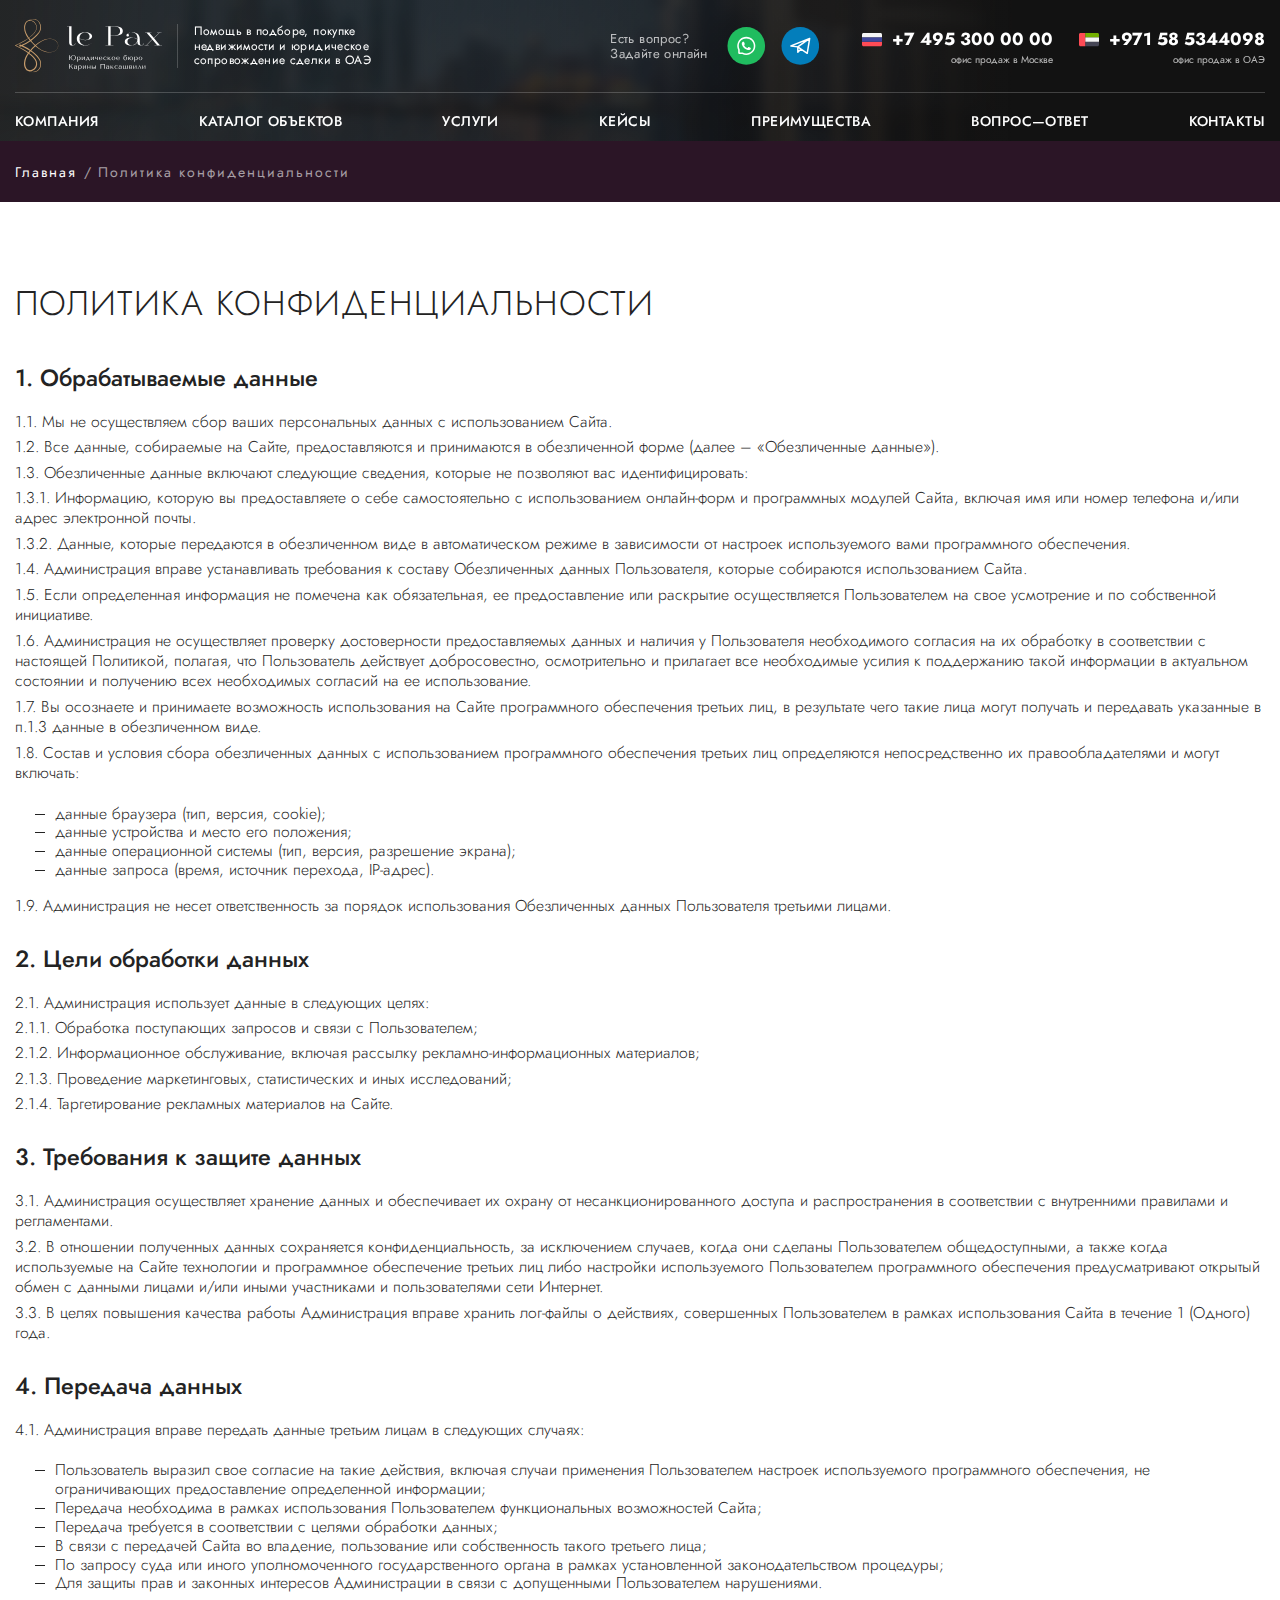
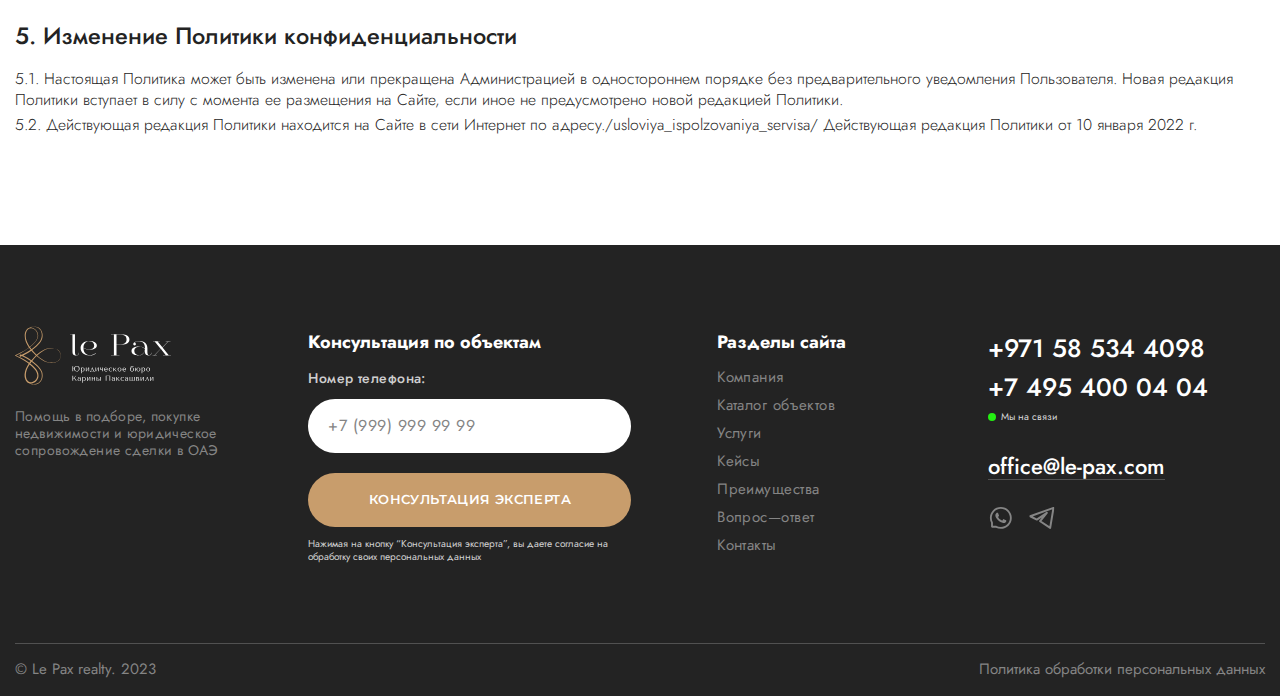
<file: page-privacy-policy.html>
<!DOCTYPE html>
<html lang="ru">

<head>
   <meta charset="UTF-8">
   <meta http-equiv="X-UA-Compatible" content="IE=edge">
   <meta name="viewport" content="width=device-width, initial-scale=1.0">
   <title>Политика конфиденциальности</title>
   <link rel="preconnect" href="https://fonts.googleapis.com">
   <link rel="preconnect" href="https://fonts.gstatic.com" crossorigin>
   <link href="https://fonts.googleapis.com/css2?family=Jost:ital,wght@0,300;0,400;0,500;0,600;0,700;1,400&display=swap"
      rel="stylesheet">
   <link rel="preconnect" href="https://fonts.googleapis.com">
   <link rel="preconnect" href="https://fonts.gstatic.com" crossorigin>
   <link href="https://fonts.googleapis.com/css2?family=Montserrat:wght@600&display=swap" rel="stylesheet">
   <link rel="stylesheet" href="https://cdn.jsdelivr.net/npm/@fancyapps/ui@4.0/dist/fancybox.css">
   <link rel="stylesheet" href="css/swiper-bundle.min.css">
   <link rel="stylesheet" href="css/nouislider.min.css">
   <link rel="stylesheet" href="css/choices.min.css">
   <link rel="stylesheet" href="css/style.min.css">
</head>

<body>


   <div class="wrapper">
      <div class="btn__up">&uarr;</div>


      <header class="header header__privacy">
         <div class="header__inner  header-privacy__inner">
            <div class="header__top">
               <div class="container">
                  <div class="header__top-inner">
                     <div class="header__contacts">
                        <div class="logo__box">
                           <a class="logo" href="index.html">
                              <img class="logo__img" src="images/logo.svg" alt="логотип">
                           </a>
                           <p class="logo__box-text">
                              Помощь в подборе, покупке
                              недвижимости и юридическое
                              сопровождение сделки в ОАЭ
                           </p>
                        </div>
                        <div class="contacts__box">
                           <div class="contacts__social" data-da=".phone__body-inner,525,last">
                              <p class="contacts__questions">
                                 Есть вопрос?
                                 Задайте онлайн
                              </p>
                              <ul class="contacts__social-list">
                                 <li class="contacts__social-item">
                                    <a class="contacts__social-link" href="#">
                                       <svg class="social__img social__img-whatsapp" width="40" height="41"
                                          viewBox="0 0 40 41" fill="none" xmlns="http://www.w3.org/2000/svg">
                                          <rect y="0.0913086" width="40" height="40" rx="20" fill="#20BC5F" />
                                          <path
                                             d="M24.3289 21.9798C24.0947 21.8595 22.9281 21.288 22.7111 21.2106C22.4941 21.129 22.3352 21.0903 22.1783 21.331C22.0193 21.5694 21.5682 22.1001 21.4264 22.2612C21.2889 22.4202 21.1492 22.4396 20.915 22.3214C19.5229 21.6253 18.6098 21.0796 17.6924 19.5048C17.4496 19.0858 17.9352 19.1159 18.3885 18.2114C18.4658 18.0524 18.4271 17.9171 18.367 17.7968C18.3068 17.6765 17.8342 16.512 17.6365 16.0372C17.4453 15.5753 17.2477 15.6397 17.1037 15.6312C16.9662 15.6226 16.8094 15.6226 16.6504 15.6226C16.4914 15.6226 16.2357 15.6827 16.0188 15.9169C15.8018 16.1554 15.1895 16.729 15.1895 17.8935C15.1895 19.0579 16.0381 20.1858 16.1541 20.3448C16.2744 20.5038 17.8234 22.8929 20.2018 23.922C21.7057 24.5708 22.2943 24.6267 23.0463 24.5149C23.5039 24.4462 24.4471 23.9435 24.6426 23.387C24.8381 22.8327 24.8381 22.3579 24.7801 22.2591C24.7221 22.1538 24.5631 22.0937 24.3289 21.9798Z"
                                             fill="white" />
                                          <path
                                             d="M28.8775 16.3616C28.3919 15.2079 27.6958 14.1724 26.8085 13.2829C25.9212 12.3956 24.8857 11.6974 23.7298 11.214C22.5482 10.7177 21.2935 10.4663 20.0001 10.4663H19.9572C18.6552 10.4728 17.3941 10.7306 16.2081 11.2376C15.063 11.7274 14.0361 12.4235 13.1573 13.3108C12.2786 14.1981 11.589 15.2294 11.112 16.3788C10.6179 17.569 10.3687 18.8345 10.3751 20.1364C10.3816 21.6274 10.7382 23.1077 11.4064 24.4312V27.6968C11.4064 28.2425 11.8489 28.6851 12.3947 28.6851H15.6624C16.9859 29.3532 18.4661 29.7099 19.9572 29.7163H20.0023C21.2892 29.7163 22.5374 29.4671 23.7126 28.9794C24.862 28.5003 25.8954 27.8128 26.7806 26.9341C27.6679 26.0554 28.3661 25.0284 28.8538 23.8833C29.3609 22.6974 29.6187 21.4362 29.6251 20.1343C29.6316 18.8259 29.378 17.5562 28.8775 16.3616ZM25.6312 25.7718C24.1251 27.2628 22.1271 28.0835 20.0001 28.0835H19.9636C18.6681 28.0771 17.3812 27.7548 16.2447 27.1489L16.0642 27.0522H13.0392V24.0272L12.9425 23.8468C12.3366 22.7103 12.0144 21.4233 12.0079 20.1278C11.9993 17.9858 12.8179 15.9749 14.3197 14.4603C15.8193 12.9456 17.8238 12.1077 19.9657 12.0991H20.0023C21.0765 12.0991 22.1185 12.3075 23.1003 12.72C24.0585 13.1218 24.9179 13.6997 25.657 14.4388C26.3939 15.1757 26.9739 16.0372 27.3757 16.9954C27.7925 17.988 28.0009 19.0407 27.9966 20.1278C27.9837 22.2677 27.1437 24.2722 25.6312 25.7718Z"
                                             fill="white" />
                                       </svg>
                                    </a>
                                 </li>
                                 <li class="contacts__social-item">
                                    <a class="contacts__social-link" href="#">
                                       <svg class="social__img social__img-telegram" width="40" height="41"
                                          viewBox="0 0 40 41" fill="none" xmlns="http://www.w3.org/2000/svg">
                                          <rect y="0.0913086" width="40" height="40" rx="20" fill="#0088CC"
                                             fill-opacity="0.9" />
                                          <path
                                             d="M30 12.1968L10 20.0915L17.3684 21.1442M30 12.1968L27.3684 27.9863L17.3684 21.1442M30 12.1968L17.3684 21.1442M17.3684 21.1442V26.9336L20.7882 23.484"
                                             stroke="white" stroke-width="1.57895" stroke-linecap="round"
                                             stroke-linejoin="round" />
                                       </svg>
                                    </a>
                                 </li>
                              </ul>
                           </div>
                           <div class="contacts__phone" data-da=".phone__body-inner,767,last">
                              <div class="phone__item">
                                 <a class="phone" href="tel:74953000000">
                                    <img class="phone__picture" src="images/flag-russia.svg" alt="флаг России">
                                    +7 495 300 00 00
                                 </a>
                                 <p class="phone__info">
                                    офис продаж в Москве
                                 </p>
                              </div>
                              <div class="phone__item">
                                 <a class="phone" href="tel:971585344098">
                                    <img class="phone__picture" src="images/flag-united-arab-emirates.svg"
                                       alt="флаг ОАЭ">
                                    +971 58 5344098
                                 </a>
                                 <p class="phone__info">
                                    офис продаж в ОАЭ
                                 </p>
                              </div>
                           </div>
                        </div>
                        <div class="mobile-phone__box">
                           <button class="mobile-phone__btn">
                              <img class="mobile-phone__img" src="images/icons/mobile-phone-icon.svg" alt="">
                              Связаться
                              <img class="mobile-arrow__img" src="images/icons/mobile-phone-arrow-down-icon.svg" alt="">
                           </button>
                           <div class="mobile-phone__body">
                              <div class="phone__body-inner"></div>
                           </div>
                        </div>
                        <button type="button" class="icon-menu"><span></span></button>
                     </div>
                     <div class="header__navigation">
                        <nav class="menu">
                           <ul class="menu__list">
                              <li class="menu__list-item-fake">
                                 <a class="menu__list-link menu__link-active" href="#home"></a>
                              </li>
                              <li class="menu__list-item logo__item">
                                 <a class="logo" href="#">
                                    <img class="logo__img" src="images/logo.svg" alt="логотип">
                                 </a>
                              </li>
                              <li class="menu__list-item">
                                 <a class="menu__list-link " href="#company">Компания</a>
                              </li>
                              <li class="menu__list-item">
                                 <a class="menu__list-link" href="#offers">Каталог объектов</a>
                              </li>

                              <li class="menu__list-item-fake ">
                                 <a class="menu__list-link" href="#reasons"></a>
                              </li>
                              <li class="menu__list-item">
                                 <a class="menu__list-link" href="#service">Услуги</a>
                              </li>
                              <li class="menu__list-item">
                                 <a class="menu__list-link" href="#cases">Кейсы</a>
                              </li>
                              <li class="menu__list-item">
                                 <a class="menu__list-link" href="#guarantees">Преимущества</a>
                              </li>
                              <li class="menu__list-item">
                                 <a class="menu__list-link" href="#questions">Вопрос—ответ</a>
                              </li>
                              <li class="menu__list-item">
                                 <a class="menu__list-link" href="#contacts">Контакты</a>
                              </li>
                              <li class="menu__list-item phone-mobile__item">
                                 <div class="contacts__phone contacts__phone-mobile">
                                    <div class="phone__item">
                                       <a class="phone phone__mobile" href="tel:74953000000">
                                          <img class="phone__picture" src="images/flag-russia.svg" alt="флаг России">
                                          +7 495 300 00 00
                                       </a>
                                       <p class="phone__info">
                                          офис продаж в Москве
                                       </p>
                                    </div>
                                    <div class="phone__item">
                                       <a class="phone phone__mobile" href="tel:971585344098">
                                          <img class="phone__picture" src="images/flag-united-arab-emirates.svg"
                                             alt="флаг ОАЭ">
                                          +971 58 5344098
                                       </a>
                                       <p class="phone__info">
                                          офис продаж в ОАЭ
                                       </p>
                                    </div>
                                 </div>
                              </li>
                           </ul>
                        </nav>
                     </div>
                  </div>
               </div>
            </div>

         </div>
      </header>

      <div class="breadcrumbs">
         <div class="container">
            <div class="breadcrumbs__body">
               <div class="breadcrumbs__inner">
                  <ul class="breadcrumbs__list mobile-overflow ">
                     <li class="breadcrumbs__list-item">
                        <a class="breadcrumbs__list-item-link breadcrumbs__list-item-link--great "
                           href="index.html">Главная</a>
                     </li>
                     <li class="breadcrumbs__list-item">
                        <span class="breadcrumbs__list-item-link--color">Политика конфиденциальности</span>
                     </li>
                  </ul>
               </div>
            </div>
         </div>
      </div>

      <main class="main">

         <section class="privacy-policy section-padding ">
            <div class="container">
               <div class="section-title__block">
                  <div class="section-title__inner privacy-policy__inner">
                     <h3 class="section__title privacy-policy__title">
                        Политика конфиденциальности
                     </h3>
                  </div>
               </div>
               <div class="privacy-policy__inner">
                  <div class="privacy__box">
                     <h6>
                        1. Обрабатываемые данные
                     </h6>
                     <p>
                        1.1. Мы не осуществляем сбор ваших персональных данных с использованием Сайта.
                     </p>
                     <p>
                        1.2. Все данные, собираемые на Сайте, предоставляются и принимаются в обезличенной форме (далее
                        – «Обезличенные данные»).
                     </p>
                     <p>
                        1.3. Обезличенные данные включают следующие сведения, которые не позволяют вас идентифицировать:
                     </p>
                     <p>
                        1.3.1. Информацию, которую вы предоставляете о себе самостоятельно с использованием онлайн-форм
                        и программных модулей Сайта, включая имя или номер телефона и/или адрес электронной почты.
                     </p>
                     <p>
                        1.3.2. Данные, которые передаются в обезличенном виде в автоматическом режиме в зависимости от
                        настроек используемого вами программного обеспечения.
                     </p>
                     <p>
                        1.4. Администрация вправе устанавливать требования к составу Обезличенных данных Пользователя,
                        которые собираются использованием Сайта.
                     </p>
                     <p>
                        1.5. Если определенная информация не помечена как обязательная, ее предоставление или раскрытие
                        осуществляется Пользователем на свое усмотрение и по собственной инициативе.
                     </p>
                     <p>
                        1.6. Администрация не осуществляет проверку достоверности предоставляемых данных и наличия у
                        Пользователя необходимого согласия на их обработку в соответствии с настоящей Политикой,
                        полагая, что Пользователь действует добросовестно, осмотрительно и прилагает все необходимые
                        усилия к поддержанию такой информации в актуальном состоянии и получению всех необходимых
                        согласий на ее использование.
                     </p>
                     <p>
                        1.7. Вы осознаете и принимаете возможность использования на Сайте программного обеспечения
                        третьих лиц, в результате чего такие лица могут получать и передавать указанные в п.1.3 данные в
                        обезличенном виде.
                     </p>
                     <div>
                        <p>
                           1.8. Состав и условия сбора обезличенных данных с использованием программного обеспечения
                           третьих лиц определяются непосредственно их правообладателями и могут включать:
                        </p>
                        <ul>
                           <li>
                              данные браузера (тип, версия, cookie);
                           </li>
                           <li>
                              данные устройства и место его положения;
                           </li>
                           <li>
                              данные операционной системы (тип, версия, разрешение экрана);
                           </li>
                           <li>
                              данные запроса (время, источник перехода, IP-адрес).
                           </li>
                        </ul>
                     </div>
                     <p>
                        1.9. Администрация не несет ответственность за порядок использования Обезличенных данных
                        Пользователя третьими лицами.
                     </p>
                  </div>
                  <div class="privacy__box">
                     <h6>
                        2. Цели обработки данных
                     </h6>
                     <p>
                        2.1. Администрация использует данные в следующих целях:
                     </p>
                     <p>
                        2.1.1. Обработка поступающих запросов и связи с Пользователем;
                     </p>
                     <p>
                        2.1.2. Информационное обслуживание, включая рассылку рекламно-информационных материалов;
                     </p>
                     <p>
                        2.1.3. Проведение маркетинговых, статистических и иных исследований;
                     </p>
                     <p>
                        2.1.4. Таргетирование рекламных материалов на Сайте.
                     </p>
                  </div>
                  <div class="privacy__box">
                     <h6>
                        3. Требования к защите данных
                     </h6>
                     <p>
                        3.1. Администрация осуществляет хранение данных и обеспечивает их охрану от несанкционированного
                        доступа и распространения в соответствии с внутренними правилами и регламентами.
                     </p>
                     <p>
                        3.2. В отношении полученных данных сохраняется конфиденциальность, за исключением случаев, когда
                        они сделаны Пользователем общедоступными, а также когда используемые на Сайте технологии и
                        программное обеспечение третьих лиц либо настройки используемого Пользователем программного
                        обеспечения предусматривают открытый обмен с данными лицами и/или иными участниками и
                        пользователями сети Интернет.
                     </p>
                     <p>
                        3.3. В целях повышения качества работы Администрация вправе хранить лог-файлы о действиях,
                        совершенных Пользователем в рамках использования Сайта в течение 1 (Одного) года.
                     </p>
                  </div>
                  <div class="privacy__box">
                     <h6>
                        4. Передача данных
                     </h6>
                     <div>
                        <p>
                           4.1. Администрация вправе передать данные третьим лицам в следующих случаях:
                        </p>
                        <ul>
                           <li>
                              Пользователь выразил свое согласие на такие действия, включая случаи применения
                              Пользователем настроек используемого программного обеспечения, не ограничивающих
                              предоставление определенной информации;
                           </li>
                           <li>
                              Передача необходима в рамках использования Пользователем функциональных возможностей
                              Сайта;
                           </li>
                           <li>
                              Передача требуется в соответствии с целями обработки данных;
                           </li>
                           <li>
                              В связи с передачей Сайта во владение, пользование или собственность такого третьего лица;
                           </li>
                           <li>
                              По запросу суда или иного уполномоченного государственного органа в рамках установленной
                              законодательством процедуры;
                           </li>
                           <li>
                              Для защиты прав и законных интересов Администрации в связи с допущенными Пользователем
                              нарушениями.
                           </li>
                        </ul>
                     </div>
                  </div>
                  <div class="privacy__box">
                     <h6>
                        5. Изменение Политики конфиденциальности
                     </h6>
                     <p>
                        5.1. Настоящая Политика может быть изменена или прекращена Администрацией в одностороннем
                        порядке без предварительного уведомления Пользователя. Новая редакция Политики вступает в силу с
                        момента ее размещения на Сайте, если иное не предусмотрено новой редакцией Политики.
                     </p>
                     <p>
                        5.2. Действующая редакция Политики находится на Сайте в сети Интернет по
                        адресу./usloviya_ispolzovaniya_servisa/
                        Действующая редакция Политики от 10 января 2022 г.
                     </p>
                  </div>
               </div>
            </div>
         </section>

      </main>

      <footer class="footer">
         <div class="container">
            <div class="footer__inner">
               <div class="footer__top">
                  <div class="footer__top-item">
                     <div class="footer__logo-box">
                        <a class="footer__logo" href="#">
                           <img class="footer__logo-img" src="images/footer-logo.svg" alt="">
                        </a>
                        <div class="footer__logo-info">
                           Помощь в подборе, покупке недвижимости и юридическое сопровождение сделки в ОАЭ
                        </div>
                     </div>
                  </div>
                  <div class="footer__top-item">
                     <form class="footer__form" action="#">
                        <div class="download__body-contacts  footer-download__body-contacts">

                           <div class="body-contacts__box">
                              <div class="footer__form-title">
                                 Консультация по объектам
                              </div>
                           </div>
                           <div class="body-contacts__box ">
                              <div class="body-contacts__title">
                                 Номер телефона:
                              </div>
                              <div class="download__contacts-inner">
                                 <input class="download__contacts-input" type="tel" placeholder="+7 (999) 999 99 99">
                              </div>
                           </div>
                           <div class="body-contacts__box">
                              <button class="download__btn consultation__btn">
                                 Консультация эксперта
                              </button>
                           </div>
                           <div class="body-contacts__box ">
                              <p class="download__description footer__description ">
                                 Нажимая на кнопку “Консультация эксперта”, вы даете согласие на обработку своих
                                 персональных данных
                              </p>
                           </div>
                        </div>
                     </form>
                  </div>
                  <div class="footer__top-item">
                     <div class="footer__navigation">
                        <div class="footer__navigation-title">
                           Разделы сайта
                        </div>
                        <nav class="footer__menu">
                           <ul class="footer-menu__list">
                              <li class="footer-menu__list-item">
                                 <a class="footer-menu__list-link" href="#">Компания</a>
                              </li>
                              <li class="footer-menu__list-item">
                                 <a class="footer-menu__list-link" href="#">Каталог объектов</a>
                              </li>
                              <li class="footer-menu__list-item">
                                 <a class="footer-menu__list-link" href="#">Услуги</a>
                              </li>
                              <li class="footer-menu__list-item">
                                 <a class="footer-menu__list-link" href="#">Кейсы</a>
                              </li>
                              <li class="footer-menu__list-item">
                                 <a class="footer-menu__list-link" href="#">Преимущества</a>
                              </li>
                              <li class="footer-menu__list-item">
                                 <a class="footer-menu__list-link" href="#">Вопрос—ответ</a>
                              </li>
                              <li class="footer-menu__list-item">
                                 <a class="footer-menu__list-link" href="#">Контакты</a>
                              </li>
                           </ul>
                        </nav>
                     </div>
                  </div>
                  <div class="footer__top-item">
                     <div class="footer__contacts">
                        <div class="footer__contacts-box">
                           <a class="footer-contacts__phone" href="tel:971585344098">
                              +971 58 534 4098
                           </a>
                           <a class="footer-contacts__phone" href="tel:74954000404">
                              +7 495 400 04 04
                           </a>
                           <div class="footer-contacts__info">
                              Мы на связи
                           </div>
                        </div>
                        <div class="footer__contacts-box">
                           <a class="footer-contacts__mail" href="mailto:office@le-pax.com">
                              office@le-pax.com
                           </a>
                        </div>
                        <div class="footer__contacts-box">
                           <ul class="footer__social-list">
                              <li class="footer-social-list__item">
                                 <a class="footer-social__link footer-whatsapp" href="#">
                                    <svg class="footer-social__img" width="26" height="26" viewBox="0 0 26 26"
                                       fill="none" xmlns="http://www.w3.org/2000/svg">
                                       <path
                                          d="M17.7529 15.0601C17.4868 14.9233 16.1611 14.2739 15.9146 14.186C15.668 14.0933 15.4873 14.0493 15.3091 14.3228C15.1284 14.5938 14.6157 15.1968 14.4546 15.3799C14.2983 15.5605 14.1396 15.5825 13.8735 15.4482C12.2915 14.6572 11.2539 14.0371 10.2114 12.2476C9.93555 11.7715 10.4873 11.8057 11.0024 10.7778C11.0903 10.5972 11.0464 10.4434 10.978 10.3066C10.9097 10.1699 10.3726 8.84668 10.1479 8.30713C9.93066 7.78223 9.70605 7.85547 9.54248 7.8457C9.38623 7.83594 9.20801 7.83594 9.02734 7.83594C8.84668 7.83594 8.55615 7.9043 8.30957 8.17041C8.06299 8.44141 7.36719 9.09326 7.36719 10.4165C7.36719 11.7397 8.33154 13.0215 8.46338 13.2021C8.6001 13.3828 10.3604 16.0977 13.063 17.2671C14.772 18.0044 15.4409 18.0679 16.2954 17.9409C16.8154 17.8628 17.8872 17.2915 18.1094 16.6592C18.3315 16.0293 18.3315 15.4897 18.2656 15.3774C18.1997 15.2578 18.019 15.1895 17.7529 15.0601Z"
                                          fill="#858585" />
                                       <path
                                          d="M22.922 8.67578C22.3703 7.36475 21.5792 6.18799 20.5709 5.17725C19.5626 4.16895 18.3859 3.37549 17.0724 2.82617C15.7296 2.26221 14.3038 1.97656 12.8341 1.97656H12.7853C11.3058 1.98389 9.8727 2.27686 8.52504 2.85303C7.22377 3.40967 6.05678 4.20068 5.05824 5.20898C4.05971 6.21729 3.27602 7.38916 2.73403 8.69531C2.1725 10.0479 1.8893 11.4858 1.89662 12.9653C1.90395 14.6597 2.30922 16.3418 3.0685 17.8457V21.5566C3.0685 22.1768 3.57143 22.6797 4.19154 22.6797H7.90492C9.40883 23.439 11.091 23.8442 12.7853 23.8516H12.8366C14.299 23.8516 15.7174 23.5684 17.0529 23.0142C18.359 22.4697 19.5333 21.6885 20.5392 20.6899C21.5475 19.6914 22.341 18.5244 22.8952 17.2231C23.4713 15.8755 23.7643 14.4424 23.7716 12.9629C23.7789 11.4761 23.4909 10.0332 22.922 8.67578ZM19.233 19.3691C17.5216 21.0635 15.2511 21.9961 12.8341 21.9961H12.7926C11.3204 21.9888 9.85805 21.6226 8.56654 20.9341L8.36147 20.8242H4.92397V17.3867L4.8141 17.1816C4.12563 15.8901 3.75942 14.4277 3.75209 12.9556C3.74233 10.5215 4.6725 8.23633 6.37904 6.51514C8.08315 4.79395 10.361 3.8418 12.7951 3.83203H12.8366C14.0573 3.83203 15.2413 4.06885 16.3571 4.5376C17.4459 4.99414 18.4225 5.65088 19.2623 6.49072C20.0997 7.32812 20.7589 8.30713 21.2155 9.396C21.6891 10.5239 21.9259 11.7202 21.921 12.9556C21.9064 15.3872 20.9518 17.665 19.233 19.3691Z"
                                          fill="#858585" />
                                    </svg>
                                 </a>
                              </li>
                              <li class="footer-social-list__item">
                                 <a class="footer-social__link footer-telegram" href="#">
                                    <svg class="footer-social__img" width="26" height="26" viewBox="0 0 26 26"
                                       fill="none" xmlns="http://www.w3.org/2000/svg">
                                       <g clip-path="url(#clip0_2521_1153)">
                                          <path
                                             d="M24.5013 2.91406L1.16797 11.2474L7.83464 14.5807L17.8346 7.91406L11.168 16.2474L21.168 22.9141L24.5013 2.91406Z"
                                             stroke="#858585" stroke-width="2" stroke-linejoin="round" />
                                       </g>
                                       <defs>
                                          <clipPath id="clip0_2521_1153">
                                             <rect width="25" height="25" fill="white"
                                                transform="translate(0.333984 0.414062)" />
                                          </clipPath>
                                       </defs>
                                    </svg>
                                 </a>
                              </li>
                           </ul>
                        </div>
                     </div>
                  </div>
               </div>
               <div class="footer__bottom">
                  <div class="footer__bottom-inner">
                     <div class="footer__copy">© Le Pax realty. 2023</div>
                     <a class="footer__copy" href="page-privacy-policy.html">Политика обработки персональных данных</a>
                  </div>
               </div>
            </div>
         </div>
      </footer>

   </div>


   <div class="popup__download" id="download">
      <form class="popup__form" action="#">
         <div class="popup__body-wrapper">
            <div class="popup__body-inner">
               <div class="popup__content">
                  <div class="popup__title-box">
                     <div class="popup__title">
                        Скачать подборку
                     </div>
                     <div class="popup__sub-title">
                        для инвестиций
                     </div>
                  </div>
                  <div class="popup__download-box">
                     <div class="popup__download-body">
                        <div class="popup-download__title">
                           Вышлем на удобный вам мессенджер
                        </div>
                        <ul class="download__social popup__download-social">
                           <li class="download__social-list">
                              <div class="social-list__wrapper">
                                 <div class="download__block-item">
                                    <div class="download__block-item-inner ">
                                       <label class="download-select__label">
                                          <input class="download-select__input" type="radio" value="Viber"
                                             name="social-messager" checked>
                                          <span class="download-out__select-input">
                                             <svg class="download__social-img social-img-whatsapp" width="41"
                                                height="41" viewBox="0 0 41 41" fill="none"
                                                xmlns="http://www.w3.org/2000/svg">
                                                <rect x="0.5" y="0.414551" width="40" height="40" rx="20"
                                                   fill="#232323" />
                                                <path
                                                   d="M24.4355 22.1313C24.2227 22.022 23.1621 21.5024 22.9648 21.4321C22.7676 21.3579 22.623 21.3228 22.4805 21.5415C22.3359 21.7583 21.9258 22.2407 21.7969 22.3872C21.6719 22.5317 21.5449 22.5493 21.332 22.4419C20.0664 21.8091 19.2363 21.313 18.4023 19.8813C18.1816 19.5005 18.623 19.5278 19.0352 18.7056C19.1055 18.561 19.0703 18.438 19.0156 18.3286C18.9609 18.2192 18.5312 17.1606 18.3516 16.729C18.1777 16.3091 17.998 16.3677 17.8672 16.3599C17.7422 16.3521 17.5996 16.3521 17.4551 16.3521C17.3105 16.3521 17.0781 16.4067 16.8809 16.6196C16.6836 16.8364 16.127 17.3579 16.127 18.4165C16.127 19.4751 16.8984 20.5005 17.0039 20.645C17.1133 20.7896 18.5215 22.9614 20.6836 23.897C22.0508 24.4868 22.5859 24.5376 23.2695 24.436C23.6855 24.3735 24.543 23.9165 24.7207 23.4106C24.8984 22.9067 24.8984 22.4751 24.8457 22.3853C24.793 22.2896 24.6484 22.2349 24.4355 22.1313Z"
                                                   fill="white" />
                                                <path
                                                   d="M28.5704 17.0239C28.129 15.9751 27.4962 15.0337 26.6896 14.2251C25.8829 13.4185 24.9415 12.7837 23.8907 12.3442C22.8165 11.8931 21.6759 11.6646 20.5001 11.6646H20.461C19.2775 11.6704 18.131 11.9048 17.0528 12.3657C16.0118 12.811 15.0782 13.4438 14.2794 14.2505C13.4806 15.0571 12.8536 15.9946 12.42 17.0396C11.9708 18.1216 11.7443 19.272 11.7501 20.4556C11.756 21.811 12.0802 23.1567 12.6876 24.3599V27.3286C12.6876 27.8247 13.09 28.2271 13.586 28.2271H16.5568C17.7599 28.8345 19.1056 29.1587 20.461 29.1646H20.5021C21.672 29.1646 22.8068 28.938 23.8751 28.4946C24.92 28.0591 25.8595 27.4341 26.6642 26.6353C27.4708 25.8364 28.1056 24.9028 28.5489 23.8618C29.0099 22.7837 29.2442 21.6372 29.2501 20.4536C29.256 19.2642 29.0255 18.1099 28.5704 17.0239ZM25.6192 25.5786C24.2501 26.9341 22.4337 27.6802 20.5001 27.6802H20.4669C19.2892 27.6743 18.1193 27.3813 17.086 26.8306L16.922 26.7427H14.172V23.9927L14.0841 23.8286C13.5333 22.7954 13.2403 21.6255 13.2345 20.4478C13.2267 18.5005 13.9708 16.6724 15.336 15.2954C16.6993 13.9185 18.5216 13.1567 20.4689 13.1489H20.5021C21.4786 13.1489 22.4259 13.3384 23.3185 13.7134C24.1896 14.0786 24.9708 14.604 25.6427 15.2759C26.3126 15.9458 26.84 16.729 27.2052 17.6001C27.5841 18.5024 27.7735 19.4595 27.7696 20.4478C27.7579 22.3931 26.9942 24.2153 25.6192 25.5786Z"
                                                   fill="white" />
                                             </svg>
                                          </span>
                                       </label>
                                    </div>
                                 </div>
                              </div>
                              <div class="download__social-message popup__download-message">WhatsApp</div>
                           </li>
                           <li class="download__social-list">
                              <div class="social-list__wrapper">
                                 <div class="download__block-item">
                                    <div class=" download__block-item-inner ">
                                       <label class="download-select__label">
                                          <input class="download-select__input" type="radio" value="WhatsApp"
                                             name="social-messager">
                                          <span class="download-out__select-input">
                                             <svg class="download__social-img social-img-viber" width="41" height="41"
                                                viewBox="0 0 41 41" fill="none" xmlns="http://www.w3.org/2000/svg">
                                                <rect x="0.5" y="0.414551" width="40" height="40" rx="20" fill="#232323"
                                                   fill-opacity="0.9" />
                                                <g clip-path="url(#clip0_2521_720)">
                                                   <path
                                                      d="M23.7063 22.7208C23.875 22.2146 23.875 21.8208 23.8187 21.7083C23.7625 21.5958 23.65 21.5958 23.425 21.4833C23.2 21.3708 22.1875 20.8646 22.0188 20.8083C21.85 20.7521 21.625 20.7521 21.5125 20.9771C21.2875 21.2583 21.1188 21.5396 20.95 21.7083C20.8375 21.8208 20.6125 21.8771 20.4437 21.7646C20.2187 21.6521 19.5437 21.4271 18.7562 20.7521C18.1375 20.1896 17.7438 19.5146 17.575 19.2896C17.4625 19.0646 17.575 18.9521 17.6875 18.8396C17.8 18.7271 17.9125 18.6146 18.025 18.5021C18.1375 18.3896 18.1937 18.3333 18.25 18.1646C18.3063 18.0521 18.25 17.8833 18.1937 17.7708C18.1375 17.6583 17.7438 16.6458 17.575 16.2521C17.4625 15.9708 17.35 15.9708 17.125 15.9708C17.0687 15.9146 16.9563 15.9146 16.9 15.9146C16.6188 15.9146 16.3375 15.9708 16.1688 16.1958C15.9438 16.4208 15.4375 16.9271 15.4375 17.9396C15.4375 18.9521 16.1687 19.9646 16.2812 20.0771C16.3938 20.1896 17.7438 22.3271 19.825 23.2271C21.4563 23.9021 21.9625 23.8458 22.3 23.7896C22.8625 23.6208 23.5375 23.2271 23.7063 22.7208Z"
                                                      stroke="white" stroke-width="1.125" stroke-miterlimit="10"
                                                      stroke-linecap="round" stroke-linejoin="round" />
                                                   <path
                                                      d="M20.5 11.9771C15.8312 11.9771 12.0625 13.0458 12.0625 19.2896C12.0625 23.3395 13.6375 25.1958 16 26.0395V28.5145C16 28.852 16.3937 29.0208 16.675 28.7958L18.8688 26.602C19.375 26.602 19.9375 26.602 20.5 26.602C25.1688 26.602 28.9375 25.5333 28.9375 19.2896C28.9375 13.0458 25.1688 11.9771 20.5 11.9771Z"
                                                      stroke="white" stroke-width="1.125" stroke-miterlimit="10"
                                                      stroke-linecap="round" stroke-linejoin="round" />
                                                   <path
                                                      d="M20.2188 17.7146C20.95 17.7146 21.5125 18.2771 21.5125 19.0083"
                                                      stroke="white" stroke-width="1.125" stroke-miterlimit="10"
                                                      stroke-linecap="round" stroke-linejoin="round" />
                                                   <path d="M20.2188 14.2271C22.8625 14.2271 25 16.3646 25 19.0083"
                                                      stroke="white" stroke-width="1.125" stroke-miterlimit="10"
                                                      stroke-linecap="round" stroke-linejoin="round" />
                                                   <path
                                                      d="M20.2188 15.9707C21.9062 15.9707 23.2562 17.3207 23.2562 19.0082"
                                                      stroke="white" stroke-width="1.125" stroke-miterlimit="10"
                                                      stroke-linecap="round" stroke-linejoin="round" />
                                                </g>
                                                <defs>
                                                   <clipPath id="clip0_2521_7201">
                                                      <rect width="18" height="18" fill="white"
                                                         transform="translate(11.5 11.4146)" />
                                                   </clipPath>
                                                </defs>
                                             </svg>
                                          </span>
                                       </label>
                                    </div>
                                 </div>
                              </div>
                              <div class="download__social-message popup__download-message">Viber</div>
                           </li>
                           <li class="download__social-list">
                              <div class="social-list__wrapper">
                                 <div class="download__block-item">
                                    <div class=" download__block-item-inner ">
                                       <label class="download-select__label">
                                          <input class="download-select__input" type="radio" value="Telegram"
                                             name="social-messager">
                                          <span class="download-out__select-input">
                                             <svg class="download__social-img social-img-telegram" width="41"
                                                height="41" viewBox="0 0 41 41" fill="none"
                                                xmlns="http://www.w3.org/2000/svg">
                                                <rect x="0.5" y="0.414551" width="40" height="40" rx="20" fill="#232323"
                                                   fill-opacity="0.9" />
                                                <path
                                                   d="M27.9874 14.5039L13.0137 20.4146L18.5303 21.2027M27.9874 14.5039L26.0172 26.3253L18.5303 21.2027M27.9874 14.5039L18.5303 21.2027M18.5303 21.2027V25.5372L21.0907 22.9545"
                                                   stroke="white" stroke-width="1.18214" stroke-linecap="round"
                                                   stroke-linejoin="round" />
                                             </svg>
                                          </span>
                                       </label>
                                    </div>
                                 </div>
                              </div>
                              <div class="download__social-message popup__download-message">Telegram</div>
                           </li>
                        </ul>
                     </div>
                  </div>
                  <div class="popup__contacts-box">
                     <div class="popup__contacts-body">
                        <div class="body-contacts__box ">
                           <div class="body-contacts__title popup__contacts-title">
                              Номер телефона:
                           </div>
                           <div class="download__contacts-inner">
                              <input class="download__contacts-input popup__contacts-input" type="tel"
                                 placeholder="+7 (999) 999 99 99">
                           </div>
                        </div>
                        <div class="body-contacts__box ">
                           <a class="download__btn popup-download__btn" href="#">
                              Скачать подборку
                           </a>
                        </div>
                        <div class="body-contacts__box ">
                           <p class="download__description popup__description">
                              Нажимая на кнопку ”Получить каталог”, вы даете согласие на обработку своих
                              персональных данных
                           </p>
                        </div>
                     </div>
                  </div>
               </div>
               <div class="popup__pictures">
                  <img class="popup__img" src="images/popup-img.png" alt="">
                  <img class="popup-pdf__img" src="images/popup-pdf.svg" alt="">
               </div>
            </div>
         </div>
      </form>
   </div>

   <div class="popup__object" id="object">
      <form class="popup__object-form" action="#">
         <div class="popup__object-wrapper">
            <div class="popup__object-inner">
               <div class="popup__object-pictures">
                  <div class="object-pictures__inner">
                     <div class=" object-pictures__top">
                        <a data-fancybox="gallery" class="pictures__top-wrapper" href="images/modal/modal-img-01.png">
                           <img class="pictures__top-img" src="images/modal/modal-img-01.png" alt="">
                        </a>
                     </div>
                     <div class="object-pictures__bottom">
                        <a data-fancybox="gallery" class="pictures__bottom-wrapper"
                           href="images/modal/modal-img-02.jpg">
                           <img class="pictures__bottom-img" src="images/modal/modal-img-02.jpg" alt="">
                        </a>
                        <a data-fancybox="gallery" class="pictures__bottom-wrapper"
                           href="images/modal/modal-img-03.jpg">
                           <img class="pictures__bottom-img" src="images/modal/modal-img-03.jpg" alt="">
                        </a>
                        <a data-fancybox="gallery" class="pictures__bottom-wrapper"
                           href="images/modal/modal-img-04.jpg">
                           <img class="pictures__bottom-img" src="images/modal/modal-img-04.jpg" alt="">
                        </a>
                     </div>
                  </div>
               </div>
               <div class="popup__object-content">
                  <div class="popup__object-card">
                     <div class="object-card__body">
                        <div class="object-card__box">
                           <p class="object-card__label">Жилой комплекс</p>
                        </div>
                        <div class="object-card__box">
                           <h3 class="object-card__title">
                              Elitz Residences
                           </h3>
                        </div>
                        <div class="object-card__box">
                           <p class="object-card__description">
                              Абсолютно новый уровень городского комфорта. Этот жилой комплекс сочетает в себе стиль,
                              инновации и непостижимое обслуживание. Elitz Residences представляет собой апарт-отель,
                              воссозданный по лучшим архитектурным традициям Дубая.
                              Комплекс включает в себя широкую коллекцию обслуживаемых и полностью меблированных
                              резиденций.
                           </p>
                        </div>
                        <div class="object-card__box">
                           <div class="object-card__info">
                              <span class="object-city">
                                 Город:
                              </span>
                              <span class="object-city__name">
                                 Дубай
                              </span>
                           </div>
                           <div class="object-card__info">
                              <span class="object-area">
                                 Район:
                              </span>
                              <span class="object-area__name">
                                 Business Bay
                              </span>
                           </div>
                           <div class="object-card__info">
                              <span class="object-type">
                                 Тип:
                              </span>
                              <span class="object-type__name">
                                 Жилой комплекс
                              </span>
                           </div>
                           <div class="object-card__info">
                              <span class="object-square">
                                 Площадь:
                              </span>
                              <span class="object-square__name">
                                 от 95 м²
                              </span>
                           </div>
                        </div>
                        <div class="object-card__box price__box">
                           <div class="card__price-text">
                              Стоимость объектов:
                           </div>
                           <span class="object-card__price">
                              от 390 000 USD
                           </span>
                        </div>
                        <div class="object-card__box">
                           <a class="object-card__btn" href="#">
                              Оставить заявку
                           </a>
                        </div>
                     </div>

                  </div>
               </div>
            </div>
         </div>
      </form>
   </div>




   <script src="https://ajax.googleapis.com/ajax/libs/jquery/3.4.1/jquery.min.js"></script>
   <script src="https://cdn.jsdelivr.net/npm/@fancyapps/ui@4.0/dist/fancybox.umd.js"></script>
   <script src="js/swiper-bundle.min.js"></script>
   <script src="js/wNumb.min.js"></script>
   <script src="js/nouislider.min.js"></script>
   <script src="js/inputmask.min.js"></script>
   <script src="js/choices.min.js"></script>
   <script src="https://api-maps.yandex.ru/2.1/?apikey=вашAPI-ключ&lang=ru_RU"></script>
   <script src="js/main.min.js"></script>
</body>

</html>
</file>
<file: css/nouislider.min.css>
.noUi-target,.noUi-target *{-webkit-touch-callout:none;-webkit-tap-highlight-color:transparent;-webkit-user-select:none;-ms-touch-action:none;touch-action:none;-ms-user-select:none;-moz-user-select:none;user-select:none;-moz-box-sizing:border-box;box-sizing:border-box}.noUi-target{position:relative}.noUi-base,.noUi-connects{width:100%;height:100%;position:relative;z-index:1}.noUi-connects{overflow:hidden;z-index:0}.noUi-connect,.noUi-origin{will-change:transform;position:absolute;z-index:1;top:0;right:0;height:100%;width:100%;-ms-transform-origin:0 0;-webkit-transform-origin:0 0;-webkit-transform-style:preserve-3d;transform-origin:0 0;transform-style:flat}.noUi-txt-dir-rtl.noUi-horizontal .noUi-origin{left:0;right:auto}.noUi-vertical .noUi-origin{top:-100%;width:0}.noUi-horizontal .noUi-origin{height:0}.noUi-handle{-webkit-backface-visibility:hidden;backface-visibility:hidden;position:absolute}.noUi-touch-area{height:100%;width:100%}.noUi-state-tap .noUi-connect,.noUi-state-tap .noUi-origin{-webkit-transition:transform .3s;transition:transform .3s}.noUi-state-drag *{cursor:inherit!important}.noUi-horizontal{height:18px}.noUi-horizontal .noUi-handle{width:34px;height:28px;right:-17px;top:-6px}.noUi-vertical{width:18px}.noUi-vertical .noUi-handle{width:28px;height:34px;right:-6px;bottom:-17px}.noUi-txt-dir-rtl.noUi-horizontal .noUi-handle{left:-17px;right:auto}.noUi-target{background:#FAFAFA;border-radius:4px;border:1px solid #D3D3D3;box-shadow:inset 0 1px 1px #F0F0F0,0 3px 6px -5px #BBB}.noUi-connects{border-radius:3px}.noUi-connect{background:#3FB8AF}.noUi-draggable{cursor:ew-resize}.noUi-vertical .noUi-draggable{cursor:ns-resize}.noUi-handle{border:1px solid #D9D9D9;border-radius:3px;background:#FFF;cursor:default;box-shadow:inset 0 0 1px #FFF,inset 0 1px 7px #EBEBEB,0 3px 6px -3px #BBB}.noUi-active{box-shadow:inset 0 0 1px #FFF,inset 0 1px 7px #DDD,0 3px 6px -3px #BBB}.noUi-handle:after,.noUi-handle:before{content:"";display:block;position:absolute;height:14px;width:1px;background:#E8E7E6;left:14px;top:6px}.noUi-handle:after{left:17px}.noUi-vertical .noUi-handle:after,.noUi-vertical .noUi-handle:before{width:14px;height:1px;left:6px;top:14px}.noUi-vertical .noUi-handle:after{top:17px}[disabled] .noUi-connect{background:#B8B8B8}[disabled] .noUi-handle,[disabled].noUi-handle,[disabled].noUi-target{cursor:not-allowed}.noUi-pips,.noUi-pips *{-moz-box-sizing:border-box;box-sizing:border-box}.noUi-pips{position:absolute;color:#999}.noUi-value{position:absolute;white-space:nowrap;text-align:center}.noUi-value-sub{color:#ccc;font-size:10px}.noUi-marker{position:absolute;background:#CCC}.noUi-marker-sub{background:#AAA}.noUi-marker-large{background:#AAA}.noUi-pips-horizontal{padding:10px 0;height:80px;top:100%;left:0;width:100%}.noUi-value-horizontal{-webkit-transform:translate(-50%,50%);transform:translate(-50%,50%)}.noUi-rtl .noUi-value-horizontal{-webkit-transform:translate(50%,50%);transform:translate(50%,50%)}.noUi-marker-horizontal.noUi-marker{margin-left:-1px;width:2px;height:5px}.noUi-marker-horizontal.noUi-marker-sub{height:10px}.noUi-marker-horizontal.noUi-marker-large{height:15px}.noUi-pips-vertical{padding:0 10px;height:100%;top:0;left:100%}.noUi-value-vertical{-webkit-transform:translate(0,-50%);transform:translate(0,-50%);padding-left:25px}.noUi-rtl .noUi-value-vertical{-webkit-transform:translate(0,50%);transform:translate(0,50%)}.noUi-marker-vertical.noUi-marker{width:5px;height:2px;margin-top:-1px}.noUi-marker-vertical.noUi-marker-sub{width:10px}.noUi-marker-vertical.noUi-marker-large{width:15px}.noUi-tooltip{display:block;position:absolute;border:1px solid #D9D9D9;border-radius:3px;background:#fff;color:#000;padding:5px;text-align:center;white-space:nowrap}.noUi-horizontal .noUi-tooltip{-webkit-transform:translate(-50%,0);transform:translate(-50%,0);left:50%;bottom:120%}.noUi-vertical .noUi-tooltip{-webkit-transform:translate(0,-50%);transform:translate(0,-50%);top:50%;right:120%}.noUi-horizontal .noUi-origin>.noUi-tooltip{-webkit-transform:translate(50%,0);transform:translate(50%,0);left:auto;bottom:10px}.noUi-vertical .noUi-origin>.noUi-tooltip{-webkit-transform:translate(0,-18px);transform:translate(0,-18px);top:auto;right:28px}
</file>
<file: css/choices.min.css>
.choices{position:relative;overflow:hidden;margin-bottom:24px;font-size:16px}.choices:focus{outline:0}.choices:last-child{margin-bottom:0}.choices.is-open{overflow:visible}.choices.is-disabled .choices__inner,.choices.is-disabled .choices__input{background-color:#eaeaea;cursor:not-allowed;-webkit-user-select:none;user-select:none}.choices.is-disabled .choices__item{cursor:not-allowed}.choices [hidden]{display:none!important}.choices[data-type*=select-one]{cursor:pointer}.choices[data-type*=select-one] .choices__inner{padding-bottom:7.5px}.choices[data-type*=select-one] .choices__input{display:block;width:100%;padding:10px;border-bottom:1px solid #ddd;background-color:#fff;margin:0}.choices[data-type*=select-one] .choices__button{background-image:url([data-uri]);padding:0;background-size:8px;position:absolute;top:50%;right:0;margin-top:-10px;margin-right:25px;height:20px;width:20px;border-radius:10em;opacity:.25}.choices[data-type*=select-one] .choices__button:focus,.choices[data-type*=select-one] .choices__button:hover{opacity:1}.choices[data-type*=select-one] .choices__button:focus{box-shadow:0 0 0 2px #00bcd4}.choices[data-type*=select-one] .choices__item[data-value=""] .choices__button{display:none}.choices[data-type*=select-one]::after{content:"";height:0;width:0;border-style:solid;border-color:#333 transparent transparent;border-width:5px;position:absolute;right:11.5px;top:50%;margin-top:-2.5px;pointer-events:none}.choices[data-type*=select-one].is-open::after{border-color:transparent transparent #333;margin-top:-7.5px}.choices[data-type*=select-one][dir=rtl]::after{left:11.5px;right:auto}.choices[data-type*=select-one][dir=rtl] .choices__button{right:auto;left:0;margin-left:25px;margin-right:0}.choices[data-type*=select-multiple] .choices__inner,.choices[data-type*=text] .choices__inner{cursor:text}.choices[data-type*=select-multiple] .choices__button,.choices[data-type*=text] .choices__button{position:relative;display:inline-block;margin:0 -4px 0 8px;padding-left:16px;border-left:1px solid #008fa1;background-image:url([data-uri]);background-size:8px;width:8px;line-height:1;opacity:.75;border-radius:0}.choices[data-type*=select-multiple] .choices__button:focus,.choices[data-type*=select-multiple] .choices__button:hover,.choices[data-type*=text] .choices__button:focus,.choices[data-type*=text] .choices__button:hover{opacity:1}.choices__inner{display:inline-block;vertical-align:top;width:100%;background-color:#f9f9f9;padding:7.5px 7.5px 3.75px;border:1px solid #ddd;border-radius:2.5px;font-size:14px;min-height:44px;overflow:hidden}.is-focused .choices__inner,.is-open .choices__inner{border-color:#b7b7b7}.is-open .choices__inner{border-radius:2.5px 2.5px 0 0}.is-flipped.is-open .choices__inner{border-radius:0 0 2.5px 2.5px}.choices__list{margin:0;padding-left:0;list-style:none}.choices__list--single{display:inline-block;padding:4px 16px 4px 4px;width:100%}[dir=rtl] .choices__list--single{padding-right:4px;padding-left:16px}.choices__list--single .choices__item{width:100%}.choices__list--multiple{display:inline}.choices__list--multiple .choices__item{display:inline-block;vertical-align:middle;border-radius:20px;padding:4px 10px;font-size:12px;font-weight:500;margin-right:3.75px;margin-bottom:3.75px;background-color:#00bcd4;border:1px solid #00a5bb;color:#fff;word-break:break-all;box-sizing:border-box}.choices__list--multiple .choices__item[data-deletable]{padding-right:5px}[dir=rtl] .choices__list--multiple .choices__item{margin-right:0;margin-left:3.75px}.choices__list--multiple .choices__item.is-highlighted{background-color:#00a5bb;border:1px solid #008fa1}.is-disabled .choices__list--multiple .choices__item{background-color:#aaa;border:1px solid #919191}.choices__list--dropdown,.choices__list[aria-expanded]{visibility:hidden;z-index:1;position:absolute;width:100%;background-color:#fff;border:1px solid #ddd;top:100%;margin-top:-1px;border-bottom-left-radius:2.5px;border-bottom-right-radius:2.5px;overflow:hidden;word-break:break-all;will-change:visibility}.is-active.choices__list--dropdown,.is-active.choices__list[aria-expanded]{visibility:visible}.is-open .choices__list--dropdown,.is-open .choices__list[aria-expanded]{border-color:#b7b7b7}.is-flipped .choices__list--dropdown,.is-flipped .choices__list[aria-expanded]{top:auto;bottom:100%;margin-top:0;margin-bottom:-1px;border-radius:.25rem .25rem 0 0}.choices__list--dropdown .choices__list,.choices__list[aria-expanded] .choices__list{position:relative;max-height:300px;overflow:auto;-webkit-overflow-scrolling:touch;will-change:scroll-position}.choices__list--dropdown .choices__item,.choices__list[aria-expanded] .choices__item{position:relative;padding:10px;font-size:14px}[dir=rtl] .choices__list--dropdown .choices__item,[dir=rtl] .choices__list[aria-expanded] .choices__item{text-align:right}@media (min-width:640px){.choices__list--dropdown .choices__item--selectable,.choices__list[aria-expanded] .choices__item--selectable{padding-right:100px}.choices__list--dropdown .choices__item--selectable::after,.choices__list[aria-expanded] .choices__item--selectable::after{content:attr(data-select-text);font-size:12px;opacity:0;position:absolute;right:10px;top:50%;transform:translateY(-50%)}[dir=rtl] .choices__list--dropdown .choices__item--selectable,[dir=rtl] .choices__list[aria-expanded] .choices__item--selectable{text-align:right;padding-left:100px;padding-right:10px}[dir=rtl] .choices__list--dropdown .choices__item--selectable::after,[dir=rtl] .choices__list[aria-expanded] .choices__item--selectable::after{right:auto;left:10px}}.choices__list--dropdown .choices__item--selectable.is-highlighted,.choices__list[aria-expanded] .choices__item--selectable.is-highlighted{background-color:#f2f2f2}.choices__list--dropdown .choices__item--selectable.is-highlighted::after,.choices__list[aria-expanded] .choices__item--selectable.is-highlighted::after{opacity:.5}.choices__item{cursor:default}.choices__item--selectable{cursor:pointer}.choices__item--disabled{cursor:not-allowed;-webkit-user-select:none;user-select:none;opacity:.5}.choices__heading{font-weight:600;font-size:12px;padding:10px;border-bottom:1px solid #f7f7f7;color:gray}.choices__button{text-indent:-9999px;-webkit-appearance:none;appearance:none;border:0;background-color:transparent;background-repeat:no-repeat;background-position:center;cursor:pointer}.choices__button:focus,.choices__input:focus{outline:0}.choices__input{display:inline-block;vertical-align:baseline;background-color:#f9f9f9;font-size:14px;margin-bottom:5px;border:0;border-radius:0;max-width:100%;padding:4px 0 4px 2px}[dir=rtl] .choices__input{padding-right:2px;padding-left:0}.choices__placeholder{opacity:.5}
</file>
<file: css/style.min.css>
html{-webkit-box-sizing:border-box;box-sizing:border-box;height:100%}*,*::after,*::before{-webkit-box-sizing:inherit;box-sizing:inherit}ul[class],ol[class]{padding:0}body,h1,h2,h3,h4,h5,h6,p,ul[class],ol[class],li,figure,figcaption,blockquote,dl,dd{margin:0}ul[class]{list-style:none}img{max-width:100%;display:block}input,button,textarea,select{font:inherit}a{text-decoration:none}.icon-menu{display:none;margin:0px;padding:0px;border:none;background-color:rgba(0,0,0,0);position:relative;-webkit-box-flex:0;-ms-flex:0 0 40px;flex:0 0 40px;height:12px;cursor:pointer;z-index:6;width:40px;margin-right:10px}.icon-menu::before,.icon-menu::after{-webkit-transition:all .3s ease 0s;-o-transition:all .3s ease 0s;transition:all .3s ease 0s;left:0px;position:absolute;width:100%;height:2px;border-radius:0px;background-color:#fff}.icon-menu::before,.icon-menu::after{content:""}.icon-menu::before{top:0px}.icon-menu::after{bottom:0px}.menu-open.icon-menu::before{top:50%;-webkit-transform:rotate(-45deg) translate(0px, -50%);-ms-transform:rotate(-45deg) translate(0px, -50%);transform:rotate(-45deg) translate(0px, -50%)}.menu-open.icon-menu::after{bottom:45%;-webkit-transform:rotate(45deg) translate(0px, 50%);-ms-transform:rotate(45deg) translate(0px, 50%);transform:rotate(45deg) translate(0px, 50%)}.btn__up{background:rgba(200,157,108,.8);border:1px solid rgba(200,157,108,.8);color:#fff;line-height:50px;height:60px;width:60px;border-radius:50%;text-align:center;position:fixed;right:20px;bottom:50px;cursor:pointer;opacity:0;-webkit-transition:opacity .5s;-o-transition:opacity .5s;transition:opacity .5s;pointer-events:none;z-index:50;font-size:35px}.btn__up-open{opacity:1;pointer-events:all}.menu__list .menu__list-item .menu__link-active{color:#c89d6c;display:block;-webkit-filter:hue-rotate(0deg) saturate(2) drop-shadow(0px 0px 15px #c89d6c);filter:hue-rotate(0deg) saturate(2) drop-shadow(0px 0px 15px #c89d6c)}@media(max-width: 767px){.menu__list .menu__list-item .menu__link-active{border-bottom:none}}.section-title__inner{max-width:650px;padding-bottom:30px}.section__title{font-weight:300;font-size:2.25rem;line-height:120%;letter-spacing:.03em;text-transform:uppercase;color:#232323;margin-bottom:10px}@media(max-width: 1330px){.section__title{font-size:calc(24.25px + 11.75 * ((100vw - 320px) / 1120))}}.section__title-description{font-weight:400;font-size:1.25rem;line-height:131%;color:#858585}@media(max-width: 1330px){.section__title-description{font-size:calc(15.7333px + 4.2667 * ((100vw - 320px) / 1120))}}.section-padding{padding-top:90px;padding-bottom:90px}@media(max-width: 1330px){.section-padding{padding-top:calc(26px + 64 * ((100vw - 320px) / 1120));padding-bottom:calc(26px + 64 * ((100vw - 320px) / 1120))}}.breadcrumbs{padding-top:20px;padding-bottom:20px;background:#2b1526}@media(max-width: 1330px){.breadcrumbs{padding-top:calc(15px + 5 * ((100vw - 320px) / 1120));padding-bottom:calc(15px + 5 * ((100vw - 320px) / 1120))}}.breadcrumbs__body{position:relative}.breadcrumbs__list-item{display:inline-block;margin-right:16px;position:relative;font-weight:400;font-size:0.875rem;line-height:1;color:#fff;letter-spacing:2px;text-transform:lowercase}.breadcrumbs__list-item:first-letter{text-transform:uppercase}.breadcrumbs__list-item::after{content:"/";position:absolute;font-size:0.875rem;color:rgba(255,255,255,.6);margin-left:7px}.breadcrumbs__list-item:last-child::after{display:none}.breadcrumbs__list-item-link--color{color:rgba(255,255,255,.6)}.breadcrumbs__list-item-link--great{color:#fff;-webkit-transition:all .3s;-o-transition:all .3s;transition:all .3s}.breadcrumbs__list-item-link--great:hover{color:#c89d6c;opacity:1;-webkit-transition:all .3s;-o-transition:all .3s;transition:all .3s}.popup__application.fancybox__content{padding:0;border-radius:8px}.popup__application.fancybox__content>.carousel__button.is-close{position:absolute;top:20px;right:20px;height:18px;width:18px;color:rgba(0,0,0,0);background-image:url("../images/icons/popup-close-btn.svg");background-repeat:no-repeat;background-size:cover;background-position:center}@media(max-width: 390px){.popup__application.fancybox__content>.carousel__button.is-close{top:12px;right:15px}}@media(max-width: 350px){.popup__application.fancybox__content>.carousel__button.is-close{top:12px;right:12px}}.popup__application{display:none}.popup__application{max-width:500px}.popup__application-inner{padding:40px 40px 40px 40px}@media(max-width: 1330px){.popup__application-inner{padding-top:calc(45.3333px + -5.3333 * ((100vw - 320px) / 1120));padding-bottom:calc(18.666666px + 21.333334 * ((100vw - 320px) / 1120));padding-left:calc(18.666666px + 21.333334 * ((100vw - 320px) / 1120));padding-right:calc(18.666666px + 21.333334 * ((100vw - 320px) / 1120))}}.application__title-box{margin-bottom:38px}@media(max-width: 525px){.application__title-box{margin-bottom:20px}}.application__title{font-weight:500;font-size:1.5625rem;line-height:100%;text-transform:uppercase;color:#000;margin-bottom:3px}@media(max-width: 525px){.application__title{text-align:center}}.application__sub-title{font-weight:300;font-size:1.25rem;line-height:90.5%;letter-spacing:.03em;color:#232323}@media(max-width: 525px){.application__sub-title{text-align:center}}.application__user-box{display:-webkit-box;display:-ms-flexbox;display:flex;gap:20px;margin-bottom:20px}@media(max-width: 525px){.application__user-box{-webkit-box-orient:vertical;-webkit-box-direction:normal;-ms-flex-direction:column;flex-direction:column;margin-bottom:15px;gap:15px}}.user__item{display:-webkit-box;display:-ms-flexbox;display:flex;-webkit-box-orient:vertical;-webkit-box-direction:normal;-ms-flex-direction:column;flex-direction:column;width:100%;gap:10px}@media(max-width: 525px){.user__item:nth-child(1){-webkit-box-ordinal-group:3;-ms-flex-order:2;order:2}.user__item:nth-child(2){-webkit-box-ordinal-group:2;-ms-flex-order:1;order:1}}.application-form__label{font-weight:500;font-size:0.875rem;line-height:145%;letter-spacing:.03em;color:#858585}.application-form__input{border:none;outline:none;width:100%;height:54px;background:#fafafa;border-radius:50px;padding:13px 20px 13px 20px}@media(max-width: 525px){.application-form__input{width:100%}}.application-form__input::-webkit-input-placeholder{font-weight:400;font-size:1rem;line-height:145%;letter-spacing:.03em;color:#858585}.application-form__input::-moz-placeholder{font-weight:400;font-size:1rem;line-height:145%;letter-spacing:.03em;color:#858585}.application-form__input:-ms-input-placeholder{font-weight:400;font-size:1rem;line-height:145%;letter-spacing:.03em;color:#858585}.application-form__input::-ms-input-placeholder{font-weight:400;font-size:1rem;line-height:145%;letter-spacing:.03em;color:#858585}.application-form__input::placeholder{font-weight:400;font-size:1rem;line-height:145%;letter-spacing:.03em;color:#858585}.application__btn-box{padding-top:20px;padding-bottom:10px}.application__btn{border:none;padding:0;font-family:"Montserrat",sans-serif;font-weight:600;font-size:0.75rem;line-height:145%;display:-webkit-box;display:-ms-flexbox;display:flex;-webkit-box-align:center;-ms-flex-align:center;align-items:center;-webkit-box-pack:center;-ms-flex-pack:center;justify-content:center;letter-spacing:.03em;text-transform:uppercase;color:#fff;background:#c89d6c;border-radius:50px;width:100%;height:54px;cursor:pointer;-webkit-transition:all .3s;-o-transition:all .3s;transition:all .3s}.application__btn:hover{color:#c89d6c;background:#232323;-webkit-transition:all .3s;-o-transition:all .3s;transition:all .3s}.application__description{font-size:0.625rem;line-height:131%;color:#d9d9d9;letter-spacing:-0.02em}.popup__object.fancybox__content{padding:0;border-radius:8px}.popup__object.fancybox__content>.carousel__button.is-close{position:absolute;top:20px;right:20px;height:18px;width:18px;color:rgba(0,0,0,0);background-image:url("../images/icons/popup-close-btn.svg");background-repeat:no-repeat;background-size:cover;background-position:center}@media(max-width: 390px){.popup__object.fancybox__content>.carousel__button.is-close{top:12px;right:15px}}@media(max-width: 350px){.popup__object.fancybox__content>.carousel__button.is-close{top:12px;right:12px}}.popup__object{display:none}.mobile__title-box{display:none}@media(max-width: 767px){.mobile__title-box{display:block}}@media(max-width: 767px){.popup__object-pictures{margin-bottom:20px}}.popup__object-inner{display:-ms-grid;display:grid;-ms-grid-columns:1fr 1fr;grid-template-columns:1fr 1fr;gap:30px;max-width:947px;padding:40px}@media(max-width: 1330px){.popup__object-inner{padding-top:calc(29.3333px + 10.6667 * ((100vw - 320px) / 1120));padding-bottom:calc(18.666666px + 21.333334 * ((100vw - 320px) / 1120));padding-left:calc(18.666666px + 21.333334 * ((100vw - 320px) / 1120));padding-right:calc(18.666666px + 21.333334 * ((100vw - 320px) / 1120))}}@media(max-width: 998px){.popup__object-inner{gap:20px}}@media(max-width: 767px){.popup__object-inner{-ms-grid-columns:auto;grid-template-columns:auto;gap:0px}}.object-pictures__inner{display:-webkit-box;display:-ms-flexbox;display:flex;-webkit-box-orient:vertical;-webkit-box-direction:normal;-ms-flex-direction:column;flex-direction:column;row-gap:20px}@media(max-width: 767px){.object-pictures__inner{row-gap:15px}}.pictures__top-wrapper{display:block;position:relative;padding:0px 0px 86.0215053763% 0px}.pictures__top-img{-o-object-fit:cover;object-fit:cover;position:absolute;width:100%;height:100%;top:0;left:0;border-radius:6px}.object-pictures__bottom{display:-webkit-box;display:-ms-flexbox;display:flex;-webkit-column-gap:20px;-moz-column-gap:20px;column-gap:20px}@media(max-width: 767px){.object-pictures__bottom{gap:15px}}.pictures__bottom-wrapper{-webkit-box-flex:0;-ms-flex:0 1 33.33333%;flex:0 1 33.33333%;display:block;position:relative;padding:0px 0px 26.095% 0px}.pictures__bottom-img{-o-object-fit:cover;object-fit:cover;position:absolute;width:100%;height:100%;top:0;left:0;border-radius:6px}.popup__object-card{height:100%}.object-card__body{display:-webkit-box;display:-ms-flexbox;display:flex;-webkit-box-orient:vertical;-webkit-box-direction:normal;-ms-flex-direction:column;flex-direction:column;-webkit-box-pack:justify;-ms-flex-pack:justify;justify-content:space-between;height:100%;gap:10px}.object-card__label{font-weight:500;font-size:1.0625rem;line-height:120%;letter-spacing:.03em;color:#c89d6c}@media(max-width: 1330px){.object-card__label{font-size:calc(14.86666px + 2.13334 * ((100vw - 320px) / 1120))}}.object-card__title{font-weight:400;font-size:1.875rem;line-height:131%;color:#000}@media(max-width: 1330px){.object-card__title{font-size:calc(24.666666px + 5.333334 * ((100vw - 320px) / 1120))}}@media(max-width: 767px){.object-card__title{margin-top:10px;margin-bottom:10px}}.object-card__description{font-size:0.875rem;line-height:131%;color:#232323}@media(max-width: 1330px){.object-card__description{font-size:calc(12.933333px + 1.066667 * ((100vw - 320px) / 1120))}}.card__box-city{margin-top:10px}.object-card__info{font-size:0.875rem;line-height:131%;letter-spacing:.05em;color:#232323;margin-bottom:6px}.object-price,.object-square,.object-type,.object-area,.object-city{font-weight:400}.object-price__name,.object-square__name,.object-type__name,.object-area__name,.object-city__name{font-weight:700}.price__box{padding:20px 0px 20px 0px}@media(max-width: 425px){.price__box{padding:15px 0px 15px 0px}}.card__price-text{font-weight:300;font-size:0.8125rem;line-height:131%;color:#232323}.object-card__price{font-size:1.25rem;line-height:131%;color:#232323}.object-card__btn{font-family:"Montserrat";font-weight:600;font-size:12px;line-height:145%;display:-webkit-box;display:-ms-flexbox;display:flex;-webkit-box-align:center;-ms-flex-align:center;align-items:center;-webkit-box-pack:center;-ms-flex-pack:center;justify-content:center;letter-spacing:.03em;text-transform:uppercase;color:#fff;background:#c89d6c;border-radius:50px;height:57px;padding:20px 20px 20px 20px;-webkit-transition:all .3s;-o-transition:all .3s;transition:all .3s}.object-card__btn:hover{background:#232323;color:#c89d6c;-webkit-transition:all .3s;-o-transition:all .3s;transition:all .3s}.fancybox__content{padding:0;border-radius:8px}.popup__download.fancybox__content>.carousel__button.is-close{position:absolute;top:10px;right:10px;height:18px;width:18px;color:rgba(0,0,0,0);background-image:url("../images/icons/popup-close-btn.svg");background-repeat:no-repeat;background-size:cover;background-position:center}.fancybox__content :focus:not(.carousel__button.is-close){outline:none;-webkit-box-shadow:none;box-shadow:none}.popup__download{display:none}.popup__body-inner{position:relative;display:-ms-grid;display:grid;-ms-grid-columns:minmax(100px, 311px) minmax(0px, 311px);grid-template-columns:minmax(100px, 311px) minmax(0px, 311px);gap:10px;padding:21px 20px 21px 20px;background:#fff;border-radius:8px;overflow:hidden}@media(max-width: 580px){.popup__body-inner{display:-webkit-box;display:-ms-flexbox;display:flex;-webkit-box-orient:vertical;-webkit-box-direction:normal;-ms-flex-direction:column;flex-direction:column;padding:45px 20px 20px 20px}}.popup__content{display:-webkit-box;display:-ms-flexbox;display:flex;-webkit-box-orient:vertical;-webkit-box-direction:normal;-ms-flex-direction:column;flex-direction:column;gap:20px}@media(max-width: 580px){.popup__content{-webkit-box-ordinal-group:2;-ms-flex-order:1;order:1}}.popup__title{font-weight:500;font-size:1.5625rem;line-height:100%;text-transform:uppercase;color:#000}@media(max-width: 1330px){.popup__title{font-size:calc(23px + 2 * ((100vw - 320px) / 1120))}}@media(max-width: 580px){.popup__title{text-align:center}}.popup__sub-title{font-weight:300;font-size:1.25rem;line-height:90.5%;letter-spacing:.03em;color:#232323}@media(max-width: 580px){.popup__sub-title{text-align:center}}.popup-download__title{margin-bottom:15px}@media(max-width: 580px){.popup-download__title{text-align:center}}.download__social.popup__download-social{-webkit-box-pack:start;-ms-flex-pack:start;justify-content:flex-start}@media(max-width: 580px){.download__social.popup__download-social{-webkit-box-pack:center;-ms-flex-pack:center;justify-content:center}}.download__social-message.popup__download-message{color:#858585}.body-contacts__title.popup__contacts-title{color:#858585}.download__contacts-input.popup__contacts-input{background:#fafafa}.download__btn.popup-download__btn{-webkit-transition:all .3s;-o-transition:all .3s;transition:all .3s}.download__btn.popup-download__btn:hover{background:#fafafa;-webkit-transition:all .3s;-o-transition:all .3s;transition:all .3s}.download__description.popup__description{color:#d9d9d9;text-align:left}@media(max-width: 580px){.download__description.popup__description{text-align:center}}@media(max-width: 580px){.popup__pictures{display:none}}.popup__img{display:block;position:absolute;top:20px;right:-260px;width:100%;height:100%;-o-object-fit:cover;object-fit:cover;-webkit-transform:rotate(10.35deg);-ms-transform:rotate(10.35deg);transform:rotate(10.35deg);pointer-events:none}@media(max-width: 580px){.popup__img{position:relative;top:inherit;right:inherit}}.popup-pdf__img{display:block;position:absolute;bottom:15%;right:30px}@media(max-width: 580px){.popup-pdf__img{bottom:0%;right:0}}.header{background-image:-o-linear-gradient(bottom, rgba(0, 0, 0, 0.2), rgba(0, 0, 0, 0.2)),-o-linear-gradient(356.03deg, rgba(40, 40, 40, 0.87) 37.27%, rgba(40, 40, 40, 0) 82.36%),url("../images/header-bg.jpg");background-image:linear-gradient(0deg, rgba(0, 0, 0, 0.2), rgba(0, 0, 0, 0.2)),linear-gradient(93.97deg, rgba(40, 40, 40, 0.87) 37.27%, rgba(40, 40, 40, 0) 82.36%),url("../images/header-bg.jpg");background-repeat:no-repeat;background-size:cover;background-position:center}@media(max-width: 767px){.header{background-image:-o-linear-gradient(bottom, rgba(0, 0, 0, 0.2), rgba(0, 0, 0, 0.2)),-o-linear-gradient(356.03deg, rgba(40, 40, 40, 0.87) 37.27%, rgba(40, 40, 40, 0) 82.36%),url("../images/header-bg-767.jpg");background-image:linear-gradient(0deg, rgba(0, 0, 0, 0.2), rgba(0, 0, 0, 0.2)),linear-gradient(93.97deg, rgba(40, 40, 40, 0.87) 37.27%, rgba(40, 40, 40, 0) 82.36%),url("../images/header-bg-767.jpg")}}@media(max-width: 525px){.header{background-image:-o-linear-gradient(bottom, rgba(0, 0, 0, 0.2), rgba(0, 0, 0, 0.2)),-o-linear-gradient(356.03deg, rgba(40, 40, 40, 0.87) 37.27%, rgba(40, 40, 40, 0) 82.36%),url("../images/header-bg-525.jpg");background-image:linear-gradient(0deg, rgba(0, 0, 0, 0.2), rgba(0, 0, 0, 0.2)),linear-gradient(93.97deg, rgba(40, 40, 40, 0.87) 37.27%, rgba(40, 40, 40, 0) 82.36%),url("../images/header-bg-525.jpg")}}.header__inner{padding-top:156px}@media(max-width: 1330px){.header__inner{padding-top:calc(50px + 106 * ((100vw - 320px) / 1120))}}.header__top{position:fixed;top:0;left:0;right:0;z-index:99;background-color:rgba(0,0,0,0);-webkit-transition:all .3s;-o-transition:all .3s;transition:all .3s}.header__top.hide{-webkit-transform:translateY(0px);-ms-transform:translateY(0px);transform:translateY(0px)}.header__top--active{background-image:-o-linear-gradient(bottom, rgba(0, 0, 0, 0.3), rgba(0, 0, 0, 0.8)),-o-linear-gradient(356.03deg, rgba(40, 40, 40, 0.87) 37.27%, rgba(40, 40, 40, 0.9) 82.36%);background-image:linear-gradient(0deg, rgba(0, 0, 0, 0.3), rgba(0, 0, 0, 0.8)),linear-gradient(93.97deg, rgba(40, 40, 40, 0.87) 37.27%, rgba(40, 40, 40, 0.9) 82.36%);-webkit-box-shadow:0px 4px 27px rgba(0,0,0,.5);box-shadow:0px 4px 27px rgba(0,0,0,.5);-webkit-transition:all .5s;-o-transition:all .5s;transition:all .5s}@media(min-width: 767px){.header__top--active .header__navigation{padding:8px 0px 8px 0px;-webkit-transition:all .5s;-o-transition:all .5s;transition:all .5s;position:relative}.header__top--active .header__contacts{padding:8px 0px 8px 0px;-webkit-transition:all .5s;-o-transition:all .5s;transition:all .5s;position:relative}}.header__top--active::before{position:absolute;content:"";top:0;left:0;width:100%;height:100%;-webkit-backdrop-filter:blur(5px);backdrop-filter:blur(5px)}.header__contacts{display:-webkit-box;display:-ms-flexbox;display:flex;-webkit-box-align:center;-ms-flex-align:center;align-items:center;-webkit-box-pack:justify;-ms-flex-pack:justify;justify-content:space-between;padding:20px 0px 20px 0px;-webkit-transition:all .3s;-o-transition:all .3s;transition:all .3s;position:relative}@media(max-width: 1330px){.header__contacts{padding-top:calc(10px + 10 * ((100vw - 320px) / 1120));padding-bottom:calc(10px + 10 * ((100vw - 320px) / 1120))}}.logo__box{display:-webkit-box;display:-ms-flexbox;display:flex;-webkit-box-align:center;-ms-flex-align:center;align-items:center}.logo{display:block}.logo__img{display:block}@media(max-width: 1330px){.logo__img{width:calc(94px + 62 * ((100vw - 320px) / 1120));height:calc(36px + 22 * ((100vw - 320px) / 1120))}}.logo__box-text{font-size:0.75rem;line-height:120%;letter-spacing:.03em;color:#fff;max-width:200px;padding-left:17px;margin-left:17px;border-left:1px solid rgba(255,255,255,.2)}@media(max-width: 1330px){.logo__box-text{padding-left:calc(5px + 12 * ((100vw - 320px) / 1120));margin-left:calc(5px + 12 * ((100vw - 320px) / 1120))}}@media(max-width: 1024px){.logo__box-text{display:none}}.contacts__box{display:-webkit-box;display:-ms-flexbox;display:flex;-webkit-box-align:center;-ms-flex-align:center;align-items:center}@media(max-width: 767px){.contacts__box{margin-left:auto;margin-right:20px}}.contacts__questions{font-size:0.8125rem;line-height:119%;letter-spacing:.03em;color:rgba(255,255,255,.7);max-width:102px}@media(max-width: 767px){.contacts__questions{font-size:0.625rem;color:#858585}}.contacts__social{display:-webkit-box;display:-ms-flexbox;display:flex;-webkit-box-align:center;-ms-flex-align:center;align-items:center;padding:0px 20px 0px 0px}@media(max-width: 1330px){.contacts__social{padding-right:calc(0px + 20 * ((100vw - 320px) / 1120));margin-left:10px}}@media(max-width: 525px){.contacts__social{margin-top:20px}}.contacts__social-list{display:-webkit-box;display:-ms-flexbox;display:flex;-webkit-box-align:center;-ms-flex-align:center;align-items:center}.contacts__social-item{margin-left:15px}@media(max-width: 767px){.contacts__social-item{margin-left:10px}}.social__img{display:block;-webkit-transition:all .3s;-o-transition:all .3s;transition:all .3s}.social__img rect{-webkit-transition:fill .3s;-o-transition:fill .3s;transition:fill .3s}.social__img:hover rect{fill:#c89d6c;-webkit-transition:fill .3s;-o-transition:fill .3s;transition:fill .3s}@media(max-width: 1330px){.social__img{width:calc(30px + 10 * ((100vw - 320px) / 1120));height:calc(30px + 10 * ((100vw - 320px) / 1120))}}@media(max-width: 767px){.social__img{width:30px;height:30px}}.contacts__phone{display:-webkit-box;display:-ms-flexbox;display:flex;-webkit-box-align:center;-ms-flex-align:center;align-items:center}@media(max-width: 767px){.contacts__phone{-webkit-box-orient:vertical;-webkit-box-direction:normal;-ms-flex-direction:column;flex-direction:column;-webkit-box-align:start;-ms-flex-align:start;align-items:flex-start;gap:10px}}.phone-mobile__item{display:none}@media(max-width: 767px){.phone-mobile__item{display:block}}.phone__item{display:-webkit-box;display:-ms-flexbox;display:flex;-webkit-box-orient:vertical;-webkit-box-direction:normal;-ms-flex-direction:column;flex-direction:column}.phone__item{margin-left:30px}@media(max-width: 1330px){.phone__item{margin-left:calc(0px + 30 * ((100vw - 320px) / 1120))}}@media(max-width: 767px){.phone__item{margin-left:0px}}.phone{display:-webkit-box;display:-ms-flexbox;display:flex;-webkit-box-align:center;-ms-flex-align:center;align-items:center;-webkit-box-pack:center;-ms-flex-pack:center;justify-content:center;font-weight:700;font-size:1.125rem;line-height:145%;color:#fff;margin-bottom:3px}@media(max-width: 1330px){.phone{font-size:calc(14px + 4 * ((100vw - 320px) / 1120))}}@media(max-width: 767px){.phone{color:#232323;font-size:1rem}}.phone:hover{color:#c89d6c;-webkit-transition:color .3s;-o-transition:color .3s;transition:color .3s}.phone__picture{display:block;margin-right:10px}.phone__info{font-size:0.625rem;line-height:100%;color:rgba(255,255,255,.7);text-align:right}@media(max-width: 767px){.phone__info{color:#858585}}.mobile-phone__btn{display:none}@media(max-width: 767px){.mobile-phone__btn{display:-webkit-box;display:-ms-flexbox;display:flex;-webkit-box-align:center;-ms-flex-align:center;align-items:center;-webkit-box-pack:center;-ms-flex-pack:center;justify-content:center;border:none;padding:6px 15px 6px 15px;background:rgba(255,255,255,.1);-webkit-backdrop-filter:blur(8px);backdrop-filter:blur(8px);border-radius:50px;font-size:0.75rem;line-height:120.5%;color:#d9d9d9}}.mobile-phone__img{display:block;margin-right:5px}.mobile-arrow__img{display:block;margin-left:5px;margin-top:3px}@media(max-width: 767px){.mobile-arrow__img--active{-webkit-transform:rotate(180deg);-ms-transform:rotate(180deg);transform:rotate(180deg)}}.mobile-phone__box{display:none;position:relative}@media(max-width: 767px){.mobile-phone__box{display:block}}@media(max-width: 767px){.mobile-phone__body{position:absolute;top:45px;left:-70px;width:199px;background:#fff;border-radius:6px;padding:10px;display:none}.mobile-phone__body--active{display:block}.phone__body-inner{display:-webkit-box;display:-ms-flexbox;display:flex;-webkit-box-orient:vertical;-webkit-box-direction:normal;-ms-flex-direction:column;flex-direction:column;height:100%}.phone__body-inner::before{position:absolute;content:"";width:12px;height:12px;top:-6px;right:18px;background:#fff;-webkit-transform:rotate(45deg);-ms-transform:rotate(45deg);transform:rotate(45deg)}}.header__navigation{padding:20px 0px 20px 0px;border-top:1px solid rgba(255,255,255,.2);-webkit-transition:all .3s;-o-transition:all .3s;transition:all .3s}@media(max-width: 767px){.header__navigation{padding:0;border-top:none}}.menu__list{display:-webkit-box;display:-ms-flexbox;display:flex;-webkit-box-align:center;-ms-flex-align:center;align-items:center;-webkit-box-pack:justify;-ms-flex-pack:justify;justify-content:space-between}@media(max-width: 767px){.menu__list{position:absolute;left:0px;right:0px;top:0px;background-color:#232323;display:block;text-align:left;-webkit-transform:translateX(-150%);-ms-transform:translateX(-150%);transform:translateX(-150%);-webkit-transition:all .5s;-o-transition:all .5s;transition:all .5s;z-index:5;overflow:auto;width:100%;height:100%;min-height:100vh}.menu__list.menu__list--active{-webkit-transform:translateX(0%);-ms-transform:translateX(0%);transform:translateX(0%);-webkit-transition:all .3s;-o-transition:all .3s;transition:all .3s}.icon-menu{display:block;margin:0px 0px 3px 15px}}.menu__list-item-fake{width:0;height:0;overflow:hidden;display:none}@media(max-width: 767px){.menu__list-item{padding-bottom:17px;padding-left:15px}}.logo__item{display:none}@media(max-width: 767px){.logo__item{display:block;padding:10px 0px 60px 15px}}@media(max-width: 767px){.contacts__phone-mobile{gap:20px;margin-top:23px;margin-bottom:25px}}@media(max-width: 767px){.phone__mobile{color:#fff}}.menu__list-link{display:block;font-weight:500;font-size:0.875rem;line-height:120%;letter-spacing:.03em;text-transform:uppercase;color:#fff;-webkit-transition:color .3s;-o-transition:color .3s;transition:color .3s}@media(max-width: 767px){.menu__list-link{display:inline;text-align:left}}.menu__list-link:hover{color:#c89d6c;-webkit-transition:color .3s;-o-transition:color .3s;transition:color .3s}.header__content{padding:44px 0px 54px 0px}@media(min-width: 1441px){.header__content{padding-top:calc(44px + 18 * ((100vw - 320px) / 1120))}}@media(max-width: 1330px){.header__content{padding-top:calc(26px + 18 * ((100vw - 320px) / 1120));padding-bottom:calc(30px + 24 * ((100vw - 320px) / 1120))}}@media(min-width: 1441px){.header__content-inner{min-height:calc(100vh - 295px)}}.header__title-box{display:-webkit-box;display:-ms-flexbox;display:flex;-webkit-box-orient:vertical;-webkit-box-direction:normal;-ms-flex-direction:column;flex-direction:column;max-width:790px}@media(max-width: 767px){.header__title-box{max-width:100%}}.year{display:-webkit-box;display:-ms-flexbox;display:flex;-webkit-box-align:center;-ms-flex-align:center;align-items:center;-webkit-box-pack:center;-ms-flex-pack:center;justify-content:center;font-size:1.375rem;line-height:131%;color:#d9d9d9;padding:5px 25px 5px 25px;background:rgba(255,255,255,.05);border-radius:50px;width:267px;margin-bottom:10px}@media(max-width: 1330px){.year{font-size:calc(13px + 8 * ((100vw - 320px) / 1120));width:calc(181px + 86 * ((100vw - 320px) / 1120))}}.header__title{font-weight:700;font-size:3.4375rem;line-height:100%;color:#fff;margin-bottom:20px;max-width:590px}@media(max-width: 1330px){.header__title{font-size:calc(32px + 23 * ((100vw - 320px) / 1120))}}@media(max-width: 767px){.header__title{line-height:120.5%}}@media(max-width: 389px){.header__title{font-size:calc(30px + 22*(100vw - 320px)/1120)}}@media(max-width: 350px){.header__title{font-size:27px}}.header__description{font-weight:500;font-size:1.25rem;line-height:131%;color:#fff;margin-bottom:27px}@media(max-width: 1330px){.header__description{font-size:calc(15.5px + 4.5 * ((100vw - 320px) / 1120))}}.header__btn-box{display:-webkit-box;display:-ms-flexbox;display:flex;-webkit-box-align:center;-ms-flex-align:center;align-items:center;padding-top:40px;padding-bottom:50px}@media(min-width: 1441px){.header__btn-box{padding-top:calc(40px + 5 * ((100vw - 320px) / 1120))}}@media(max-width: 1330px){.header__btn-box{padding-top:calc(23px + 17 * ((100vw - 320px) / 1120));padding-bottom:calc(38px + 12 * ((100vw - 320px) / 1120))}}@media(max-width: 767px){.header__btn-box{-webkit-box-pack:justify;-ms-flex-pack:justify;justify-content:space-between}}@media(max-width: 650px){.header__btn-box{-ms-flex-wrap:wrap;flex-wrap:wrap}}.pick__btn{font-family:"Montserrat",sans-serif;display:-webkit-box;display:-ms-flexbox;display:flex;-webkit-box-align:center;-ms-flex-align:center;align-items:center;-webkit-box-pack:center;-ms-flex-pack:center;justify-content:center;border:none;font-weight:600;font-size:13px;line-height:145%;letter-spacing:.03em;text-transform:uppercase;color:#fff;padding:30px 20px 30px 20px;width:425px;height:79px;background:#c89d6c;border-radius:50px;cursor:pointer;-webkit-transition:all .3s;-o-transition:all .3s;transition:all .3s}.pick__btn:hover{background:#fff;color:#c89d6c;-webkit-transition:all .3s;-o-transition:all .3s;transition:all .3s}@media(max-width: 1330px){.pick__btn{width:calc(260px + 165 * ((100vw - 320px) / 1120));height:calc(57px + 22 * ((100vw - 320px) / 1120));padding-top:calc(20px + 10 * ((100vw - 320px) / 1120));padding-bottom:calc(20px + 10 * ((100vw - 320px) / 1120))}}@media(max-width: 650px){.pick__btn{width:100%;padding:20px;margin-bottom:20px}}.special-offer{display:-webkit-box;display:-ms-flexbox;display:flex;-webkit-box-align:center;-ms-flex-align:center;align-items:center;-webkit-box-pack:center;-ms-flex-pack:center;justify-content:center;margin-left:20px}@media(max-width: 650px){.special-offer{margin:0 auto}}.special-offer__img{display:block;margin-right:10px}.special-offer__text{font-weight:500;font-size:0.875rem;line-height:145%;display:-webkit-box;display:-ms-flexbox;display:flex;-webkit-box-align:center;-ms-flex-align:center;align-items:center;letter-spacing:.03em;color:#fff;max-width:270px}@media(max-width: 1330px){.special-offer__text{font-size:calc(12px + 2 * ((100vw - 320px) / 1120));max-width:calc(223px + 47 * ((100vw - 320px) / 1120))}}@media(max-width: 767px){.special-offer__text{letter-spacing:.01em}}.header__info-box{background:rgba(0,0,0,.08);-webkit-backdrop-filter:blur(12.5px);backdrop-filter:blur(12.5px);border-radius:10px}@media(min-width: 1441px){.header__info-box{margin-top:calc(0px + 40 * ((100vw - 320px) / 1120))}}ul.header__info-list{display:-webkit-box;display:-ms-flexbox;display:flex;-webkit-box-align:center;-ms-flex-align:center;align-items:center;-webkit-box-pack:justify;-ms-flex-pack:justify;justify-content:space-between;padding:20px 40px 20px 40px}@media(max-width: 1330px){ul.header__info-list{padding-left:calc(-20px + 60 * ((100vw - 320px) / 1120));padding-right:calc(-20px + 60 * ((100vw - 320px) / 1120))}}@media(max-width: 1100px){ul.header__info-list{display:-ms-grid;display:grid;-ms-grid-columns:1fr 1fr;grid-template-columns:1fr 1fr;-ms-grid-rows:1fr;grid-template-rows:1fr;padding:20px 10px 20px 10px}}@media(max-width: 389px){ul.header__info-list{padding:20px 0px 20px 0px}}.header__info-item+.header__info-item{padding-left:35px;margin-left:15px;border-left:1px solid rgba(255,255,255,.2)}@media(max-width: 1330px){.header__info-item+.header__info-item{padding-left:calc(0px + 35 * ((100vw - 320px) / 1120));margin-left:calc(0px + 15 * ((100vw - 320px) / 1120))}}@media(max-width: 1100px){.header__info-item+.header__info-item{padding-left:0;margin-left:0;padding:10px}}@media(max-width: 1100px){.header__info-item{padding:10px;display:-webkit-box;display:-ms-flexbox;display:flex;-webkit-box-orient:vertical;-webkit-box-direction:normal;-ms-flex-direction:column;flex-direction:column;height:100%}}@media(max-width: 1100px){.header__info-item:nth-child(3){border-left:none}}@media(max-width: 1100px){.header__info-item:nth-child(1),.header__info-item:nth-child(2){border-bottom:1px solid rgba(255,255,255,.2)}}.header__info-text{font-size:1rem;line-height:145%;letter-spacing:.03em;color:#d9d9d9;width:250px}@media(max-width: 1330px){.header__info-text{width:calc(180px + 70 * ((100vw - 320px) / 1120));font-size:calc(10.3px + 5.7 * ((100vw - 320px) / 1120))}}@media(max-width: 1100px){.header__info-text{width:100%;text-align:center;letter-spacing:.01em}}@media(max-width: 389px){.header__info-text{letter-spacing:0em;font-size:11px}}@media(max-width: 380px){.info-text-br{display:none}}.company{padding-top:90px;padding-bottom:90px}@media(max-width: 1330px){.company{padding-top:calc(26px + 64 * ((100vw - 320px) / 1120));padding-bottom:calc(26px + 64 * ((100vw - 320px) / 1120))}}.company__inner{display:-ms-grid;display:grid;-ms-grid-columns:1fr 1fr;grid-template-columns:1fr 1fr;grid-column-gap:30px;padding-bottom:30px}@media(max-width: 1024px){.company__inner{-ms-grid-columns:auto;grid-template-columns:auto;grid-column-gap:0px}}@media(max-width: 1024px){.numbers__block{-webkit-box-ordinal-group:3;-ms-flex-order:2;order:2}}.numbers__block-inner{display:-webkit-box;display:-ms-flexbox;display:flex;-webkit-box-orient:vertical;-webkit-box-direction:normal;-ms-flex-direction:column;flex-direction:column;height:100%;row-gap:20px}@media(max-width: 340px){.numbers__block-inner{row-gap:15px}}.numbers__block-bottom,.numbers__block-top{height:50%;display:-webkit-box;display:-ms-flexbox;display:flex;-webkit-column-gap:20px;-moz-column-gap:20px;column-gap:20px}@media(max-width: 340px){.numbers__block-bottom,.numbers__block-top{-webkit-box-orient:vertical;-webkit-box-direction:normal;-ms-flex-direction:column;flex-direction:column;-webkit-column-gap:0px;-moz-column-gap:0px;column-gap:0px;row-gap:15px}}.numbers__block-item{padding:20px 20px 20px 20px;display:-webkit-box;display:-ms-flexbox;display:flex;-webkit-box-orient:vertical;-webkit-box-direction:normal;-ms-flex-direction:column;flex-direction:column;-webkit-box-pack:center;-ms-flex-pack:center;justify-content:center;background:#fafafa;border-left:2px solid #c89d6c;border-radius:0px 6px 6px 0px;width:50%}@media(max-width: 1024px){.numbers__block-item{-webkit-box-pack:start;-ms-flex-pack:start;justify-content:flex-start}}@media(max-width: 390px){.numbers__block-item{height:170px;-webkit-box-pack:center;-ms-flex-pack:center;justify-content:center}}@media(max-width: 389px){.numbers__block-item{padding:10px 10px 10px 10px;height:100%}}@media(max-width: 340px){.numbers__block-item{width:100%}}.numbers__block-title{font-size:3.6875rem;line-height:120%;letter-spacing:.03em}@media(max-width: 1330px){.numbers__block-title{font-size:calc(40px + 19 * ((100vw - 320px) / 1120))}}@media(max-width: 390px){.numbers__block-title{margin-bottom:5px}}@media(max-width: 350px){.numbers__block-title{font-size:2.1875rem}}.numbers__block-title--small{font-size:1.25rem;line-height:120%}@media(max-width: 1330px){.numbers__block-title--small{font-size:calc(16px + 4 * ((100vw - 320px) / 1120))}}.numbers__block-text{font-size:1.25rem;line-height:120%;letter-spacing:.03em;color:#858585;max-width:225px}@media(max-width: 1330px){.numbers__block-text{font-size:calc(11px + 9 * ((100vw - 320px) / 1120))}}@media(max-width: 1024px){.numbers__block-text{font-size:calc(13px + 7*(100vw - 320px)/1120)}}@media(max-width: 390px){.numbers__block-text{font-size:0.875rem}}@media(max-width: 350px){.numbers__block-text{font-size:0.8125rem}}@media(max-width: 340px){.numbers__block-text{max-width:100%;font-size:0.75rem}}.numbers__block-text-br{display:none}@media(max-width: 390px){.numbers__block-text-br{display:block}}@media(max-width: 340px){.numbers__block-text-br{display:none}}@media(max-width: 1024px){.content__block{-webkit-box-ordinal-group:2;-ms-flex-order:1;order:1}}.content__block-inner{display:-webkit-box;display:-ms-flexbox;display:flex;-webkit-box-orient:vertical;-webkit-box-direction:normal;-ms-flex-direction:column;flex-direction:column}.company__info{font-weight:500;font-size:1.0625rem;line-height:120%;letter-spacing:.03em;color:#c89d6c;margin-bottom:10px}@media(max-width: 1330px){.company__info{font-size:calc(15px + 2 * ((100vw - 320px) / 1120))}}@media(max-width: 390px){.company__info{line-height:100%}}.section__title-company{margin-bottom:0}ul.company__content-list{padding-top:20px;padding-bottom:50px}@media(max-width: 1330px){ul.company__content-list{padding-bottom:calc(30px + 20 * ((100vw - 320px) / 1120))}}.company__content-item{margin-bottom:16px}.company__content-item:last-child{margin-bottom:0px}.company__content-text{font-size:1.125rem;line-height:131%}@media(max-width: 1330px){.company__content-text{font-size:calc(15.5px + 2.5 * ((100vw - 320px) / 1120))}}.company__btn{border:none;font-family:"Montserrat",sans-serif;font-weight:600;font-size:0.8125rem;line-height:145%;display:-webkit-box;display:-ms-flexbox;display:flex;-webkit-box-align:center;-ms-flex-align:center;align-items:center;-webkit-box-pack:center;-ms-flex-pack:center;justify-content:center;letter-spacing:.03em;text-transform:uppercase;color:#fff;background:#c89d6c;border-radius:50px;padding:30px 0px 30px 0px;cursor:pointer;max-width:456px;height:79px;-webkit-transition:all .3s;-o-transition:all .3s;transition:all .3s}.company__btn:hover{background:#232324;-webkit-transition:all .3s;-o-transition:all .3s;transition:all .3s}@media(max-width: 1330px){.company__btn{font-size:calc(12px + 1 * ((100vw - 320px) / 1120));height:calc(57px + 22 * ((100vw - 320px) / 1120))}}@media(max-width: 1024px){.company__btn{margin-left:auto;margin-right:auto;width:80%;margin-top:19px}}@media(max-width: 525px){.company__btn{min-width:100%}}.company__btn-img{display:block;margin-left:10px}.offers{padding-top:30px;padding-bottom:18px}@media(max-width: 1330px){.offers{padding-top:calc(30px + 0 * ((100vw - 320px) / 1120));padding-bottom:calc(20px + -2 * ((100vw - 320px) / 1120))}}.offers__title{line-height:147%}.tabs__navigation{display:-webkit-box;display:-ms-flexbox;display:flex;-webkit-box-pack:start;-ms-flex-pack:start;justify-content:flex-start;padding:0px 0px 42px 0px}@media(max-width: 767px){.tabs__navigation{-webkit-box-pack:justify;-ms-flex-pack:justify;justify-content:space-between}}@media(max-width: 650px){.tabs__navigation{padding:0px 0px 0px 0px}}.tabs__title{border:none;padding:0;background-color:rgba(0,0,0,0);font-size:1.25rem;line-height:131%;letter-spacing:0em;color:#232323;cursor:pointer;-webkit-transition:all .3s;-o-transition:all .3s;transition:all .3s;border-bottom:1px solid rgba(0,0,0,0)}.tabs__title:hover{color:#c89d6c;border-bottom:1px solid #c89d6c;-webkit-transition:all .3s;-o-transition:all .3s;transition:all .3s}@media(max-width: 1330px){.tabs__title{font-size:calc(16px + 4 * ((100vw - 320px) / 1120))}}@media(max-width: 650px){.tabs__title{padding:13px 20px 13px 20px;margin-bottom:30px;border:1px solid #c89d6c;border-radius:50px;height:54px;position:relative}}@media(max-width: 650px){.tabs__title::after{content:url("../images/icons/tabs-arrow-down.svg");position:absolute;right:20px;width:20px;height:20px;-webkit-transition:-webkit-transform .3s ease 0s;transition:-webkit-transform .3s ease 0s;-o-transition:transform .3s ease 0s;transition:transform .3s ease 0s;transition:transform .3s ease 0s, -webkit-transform .3s ease 0s}.tabs__title::after{-webkit-transform:rotate(0deg);-ms-transform:rotate(0deg);transform:rotate(0deg)}._tab-active.tabs__title::after{-webkit-transform:rotate(-180deg);-ms-transform:rotate(-180deg);transform:rotate(-180deg)}}.tabs__title+.tabs__title{margin-left:40px}@media(max-width: 1330px){.tabs__title+.tabs__title{margin-left:calc(0px + 40 * ((100vw - 320px) / 1120))}}@media(max-width: 650px){.tabs__title+.tabs__title{margin-left:0}}._tab-active{border-bottom:1px solid #c89d6c;color:#c89d6c}._tab-spoller .tabs__title{width:100%;text-align:left}.tabs-body{background:#fff}.tabs-body__slider{position:relative}.parent-cases-slider,.tabs__slider-commercial,.tabs__slider-apartments,.tabs__slider-villas,.tabs__slider-complexes{width:100%;height:100%;padding-bottom:50px}@media(max-width: 1330px){.parent-cases-slider{padding-bottom:calc(0px + 50 * ((100vw - 320px) / 1120))}}@media(max-width: 1024px){.parent-cases-slider{padding-bottom:0px}}@media(max-width: 390px){.parent-cases-slider{padding-bottom:20px}}@media(max-width: 390px){.tabs__slider-complexes{padding-bottom:42px}}.swiper-slide.slide-complexes{overflow:hidden}.slide__pictures{display:block;width:100%;height:100%;height:490px;-o-object-fit:cover;object-fit:cover;border-radius:6px}.slide__card{position:absolute;top:0;left:0;width:100%;height:100%;background:-o-linear-gradient(91.7deg, rgba(40, 40, 40, 0.87) 1.41%, rgba(0, 0, 0, 0) 98.56%);background:linear-gradient(358.3deg, rgba(40, 40, 40, 0.87) 1.41%, rgba(0, 0, 0, 0) 98.56%);color:#fff;display:-webkit-box;display:-ms-flexbox;display:flex;-webkit-box-orient:vertical;-webkit-box-direction:normal;-ms-flex-direction:column;flex-direction:column;border-radius:6px}.slide__card-inner{height:100%;padding:18px 25px 30px 25px;display:-webkit-box;display:-ms-flexbox;display:flex;-webkit-box-orient:vertical;-webkit-box-direction:normal;-ms-flex-direction:column;flex-direction:column;-webkit-box-pack:justify;-ms-flex-pack:justify;justify-content:space-between}.card__body{-webkit-transform:translateY(88%);-ms-transform:translateY(88%);transform:translateY(88%);-webkit-transition:all 1s;-o-transition:all 1s;transition:all 1s;margin-top:auto}@media(max-width: 767px){.card__body{-webkit-transform:translateY(0%);-ms-transform:translateY(0%);transform:translateY(0%)}}.slide__card:hover .card__body{-webkit-transform:translateY(0%);-ms-transform:translateY(0%);transform:translateY(0%);-webkit-transition:all 1s;-o-transition:all 1s;transition:all 1s}.card__label{font-size:0.8125rem;line-height:131%;padding:5px 10px 5px 10px;background:rgba(255,255,255,.05);-webkit-backdrop-filter:blur(3px);backdrop-filter:blur(3px);border-radius:4px;max-width:-webkit-max-content;max-width:-moz-max-content;max-width:max-content;margin-left:auto;margin-top:5px}.card__title{font-weight:400;font-size:1.875rem;line-height:131%;margin-bottom:45px}@media(max-width: 1330px){.card__title{font-size:calc(30px + 0 * ((100vw - 320px) / 1120))}}.card__info-box{font-size:0.875rem;line-height:131%;letter-spacing:.05em}.card__info{margin-bottom:6px}.card__info:last-child{margin-bottom:0}.square__name,.type__name,.area__name,.city__name{font-weight:700}.card__price{font-size:1.25rem;line-height:131%;margin-top:26px;margin-bottom:20px;display:block}.card__button-box{position:relative}.card__btn{font-size:0.9375rem;line-height:131%;display:-webkit-box;display:-ms-flexbox;display:flex;-webkit-box-align:center;-ms-flex-align:center;align-items:center;-webkit-box-pack:center;-ms-flex-pack:center;justify-content:center;text-decoration-line:underline;color:#fff;background:rgba(255,255,255,.05);-webkit-backdrop-filter:blur(6px);backdrop-filter:blur(6px);border-radius:6px;padding:10px 0px 10px 0px;-webkit-transition:color .3s;-o-transition:color .3s;transition:color .3s}.card__btn:hover{color:#c89d6c;-webkit-transition:color .3s;-o-transition:color .3s;transition:color .3s}.swiper-button-prev::after,.swiper-button-next::after{font-size:0}.commercial-button-prev,.commercial-button-next,.apartments-button-prev,.apartments-button-next,.villas-button-prev,.villas-button-next,.complexes-button-prev,.complexes-button-next{width:50px;height:50px;top:42%}@media(max-width: 767px){.commercial-button-prev,.commercial-button-next,.apartments-button-prev,.apartments-button-next,.villas-button-prev,.villas-button-next,.complexes-button-prev,.complexes-button-next{display:none}}.parent-pagination,.commercial-pagination,.apartments-pagination,.villas-pagination,.complexes-pagination{position:absolute;display:-webkit-box;display:-ms-flexbox;display:flex;-webkit-box-pack:center;-ms-flex-pack:center;justify-content:center;-webkit-box-align:center;-ms-flex-align:center;align-items:center;width:100%;margin-bottom:0px}@media(max-width: 650px){.parent-pagination,.commercial-pagination,.apartments-pagination,.villas-pagination,.complexes-pagination{margin-bottom:15px}}@media(max-width: 390px){.complexes-pagination{margin-bottom:0px}}.parent-pagination .swiper-pagination-bullet,.selections-pagination .swiper-pagination-bullet,.commercial-pagination .swiper-pagination-bullet,.apartments-pagination .swiper-pagination-bullet,.villas-pagination .swiper-pagination-bullet,.complexes-pagination .swiper-pagination-bullet{position:relative;width:10px;height:10px;background:#d9d9d9;opacity:1;border-radius:50%;cursor:pointer}@media(max-width: 525px){.parent-pagination .swiper-pagination-bullet,.selections-pagination .swiper-pagination-bullet,.commercial-pagination .swiper-pagination-bullet,.apartments-pagination .swiper-pagination-bullet,.villas-pagination .swiper-pagination-bullet,.complexes-pagination .swiper-pagination-bullet{width:10px;height:10px}}.parent-pagination .swiper-pagination-bullet-active,.selections-pagination .swiper-pagination-bullet-active,.commercial-pagination .swiper-pagination-bullet-active,.apartments-pagination .swiper-pagination-bullet-active,.villas-pagination .swiper-pagination-bullet-active,.complexes-pagination .swiper-pagination-bullet-active{background:#c89d6c;width:10px;height:10px;border-radius:50%;position:relative}@media(max-width: 525px){.parent-pagination .swiper-pagination-bullet-active,.selections-pagination .swiper-pagination-bullet-active,.commercial-pagination .swiper-pagination-bullet-active,.apartments-pagination .swiper-pagination-bullet-active,.villas-pagination .swiper-pagination-bullet-active,.complexes-pagination .swiper-pagination-bullet-active{width:10px;height:10px}}.parent-pagination.swiper-pagination-horizontal.swiper-pagination-bullets .swiper-pagination-bullet,.selections-pagination.swiper-pagination-horizontal.swiper-pagination-bullets .swiper-pagination-bullet,.commercial-pagination.swiper-pagination-horizontal.swiper-pagination-bullets .swiper-pagination-bullet,.apartments-pagination.swiper-pagination-horizontal.swiper-pagination-bullets .swiper-pagination-bullet,.villas-pagination.swiper-pagination-horizontal.swiper-pagination-bullets .swiper-pagination-bullet,.complexes-pagination.swiper-pagination-horizontal.swiper-pagination-bullets .swiper-pagination-bullet{margin-left:12.5px;margin-right:12.5px}@media(max-width: 525px){.parent-pagination.swiper-pagination-horizontal.swiper-pagination-bullets .swiper-pagination-bullet,.selections-pagination.swiper-pagination-horizontal.swiper-pagination-bullets .swiper-pagination-bullet,.commercial-pagination.swiper-pagination-horizontal.swiper-pagination-bullets .swiper-pagination-bullet,.apartments-pagination.swiper-pagination-horizontal.swiper-pagination-bullets .swiper-pagination-bullet,.villas-pagination.swiper-pagination-horizontal.swiper-pagination-bullets .swiper-pagination-bullet,.complexes-pagination.swiper-pagination-horizontal.swiper-pagination-bullets .swiper-pagination-bullet{margin-left:12.5px;margin-right:12.5px}}.reasons{padding-top:90px;padding-bottom:90px}@media(max-width: 1330px){.reasons{padding-top:calc(26px + 64 * ((100vw - 320px) / 1120));padding-bottom:calc(26px + 64 * ((100vw - 320px) / 1120))}}.reasons-title__inner{padding-bottom:30px}.reasons__items{display:-webkit-box;display:-ms-flexbox;display:flex;-ms-flex-wrap:wrap;flex-wrap:wrap}.reasons__item{display:-webkit-box;display:-ms-flexbox;display:flex;-webkit-box-flex:0;-ms-flex:0 1 33.33333333%;flex:0 1 33.33333333%;padding:30px 30px 30px 30px;border-bottom:1px solid #f5f5f5;border-right:1px solid #f5f5f5;min-height:244px}.reasons__item:nth-child(3n+3){border-right:none}.reasons__item:nth-child(n+4){border-bottom:none}@media(max-width: 1330px){.reasons__item{min-height:calc(186px + 58 * ((100vw - 320px) / 1120));padding-top:calc(14px + 16 * ((100vw - 320px) / 1120));padding-bottom:calc(14px + 16 * ((100vw - 320px) / 1120));padding-left:calc(14px + 16 * ((100vw - 320px) / 1120));padding-right:calc(14px + 16 * ((100vw - 320px) / 1120))}}@media(max-width: 767px){.reasons__item{-webkit-box-flex:0;-ms-flex:0 1 50%;flex:0 1 50%}}@media(max-width: 767px){.reasons__item:nth-child(even){border-right:none}.reasons__item:nth-child(n+5){border-bottom:none}.reasons__item:nth-child(3){border-right:1px solid #f5f5f5}.reasons__item:nth-child(4){border-bottom:1px solid #f5f5f5}}@media(max-width: 345px){.reasons__item{padding:10px}}.reasons__item-body{display:-webkit-box;display:-ms-flexbox;display:flex;-webkit-box-orient:vertical;-webkit-box-direction:normal;-ms-flex-direction:column;flex-direction:column;height:100%}.reasons__img{display:block;width:60px;height:60px;margin-bottom:10px}@media(max-width: 1330px){.reasons__img{width:calc(49.4px + 10.6 * ((100vw - 320px) / 1120));height:calc(49.4px + 10.6 * ((100vw - 320px) / 1120))}}.reasons__title{font-weight:600;font-size:1.375rem;line-height:110%;letter-spacing:.03em;color:#232323;margin-bottom:23px}@media(max-width: 1330px){.reasons__title{font-size:calc(15.6px + 6.4 * ((100vw - 320px) / 1120));margin-bottom:calc(9.2px + 13.8 * ((100vw - 320px) / 1120))}}.reasons__text{font-size:1rem;line-height:120%;letter-spacing:.03em;color:#858585;margin-bottom:10px}@media(max-width: 1330px){.reasons__text{font-size:calc(13.86669px + 2.13331 * ((100vw - 320px) / 1120))}}@media(max-width: 390px){.reasons__text{margin-bottom:0px}}.compilation{padding-top:30px;padding-bottom:30px}@media(max-width: 767px){.container.compilation__container{padding-left:0;padding-right:0}}.compilation__inner{position:relative;background-image:-webkit-gradient(linear, left bottom, left top, from(rgba(18, 18, 18, 0.14)), to(rgba(18, 18, 18, 0.14))),url("../images/offers-bg.jpg");background-image:-o-linear-gradient(bottom, rgba(18, 18, 18, 0.14), rgba(18, 18, 18, 0.14)),url("../images/offers-bg.jpg");background-image:linear-gradient(0deg, rgba(18, 18, 18, 0.14), rgba(18, 18, 18, 0.14)),url("../images/offers-bg.jpg");background-repeat:no-repeat;background-size:cover;background-position:center;border-radius:8px}@media(max-width: 767px){.compilation__inner{background-image:-webkit-gradient(linear, left bottom, left top, from(rgba(18, 18, 18, 0.14)), to(rgba(18, 18, 18, 0.14))),url("../images/offers-bg-767.jpg");background-image:-o-linear-gradient(bottom, rgba(18, 18, 18, 0.14), rgba(18, 18, 18, 0.14)),url("../images/offers-bg-767.jpg");background-image:linear-gradient(0deg, rgba(18, 18, 18, 0.14), rgba(18, 18, 18, 0.14)),url("../images/offers-bg-767.jpg");border-radius:0px}}@media(max-width: 525px){.compilation__inner{background-image:-webkit-gradient(linear, left bottom, left top, from(rgba(18, 18, 18, 0.14)), to(rgba(18, 18, 18, 0.14))),url("../images/offers-bg-525.jpg");background-image:-o-linear-gradient(bottom, rgba(18, 18, 18, 0.14), rgba(18, 18, 18, 0.14)),url("../images/offers-bg-525.jpg");background-image:linear-gradient(0deg, rgba(18, 18, 18, 0.14), rgba(18, 18, 18, 0.14)),url("../images/offers-bg-525.jpg");border-radius:0px}}.compilation__inner::after{position:absolute;content:"";top:0;left:0;width:100%;height:100%;background:-o-linear-gradient(179.96deg, #121212 37.78%, rgba(43, 43, 43, 0) 106.97%);background:linear-gradient(270.04deg, #121212 37.78%, rgba(43, 43, 43, 0) 106.97%);-webkit-backdrop-filter:blur(6px);backdrop-filter:blur(6px);border-radius:8px;z-index:0}@media(max-width: 767px){.compilation__inner::after{border-radius:0px}}.compilation__body{position:relative;padding:40px 40px 40px 40px;z-index:1;color:#fff;display:-ms-grid;display:grid;-ms-grid-columns:1fr 1fr;grid-template-columns:1fr 1fr;-ms-grid-rows:1fr;grid-template-rows:1fr}@media(max-width: 1330px){.compilation__body{padding-top:calc(0px + 40 * ((100vw - 320px) / 1120));padding-bottom:calc(0px + 40 * ((100vw - 320px) / 1120));padding-left:calc(0px + 40 * ((100vw - 320px) / 1120));padding-right:calc(0px + 40 * ((100vw - 320px) / 1120))}}@media(max-width: 998px){.compilation__body{-ms-grid-columns:1.5fr 1fr;grid-template-columns:1.5fr 1fr}}@media(max-width: 767px){.compilation__body{padding:30px 15px 30px 15px;-ms-grid-columns:auto;grid-template-columns:auto}}.compilation__content{display:-webkit-box;display:-ms-flexbox;display:flex;-webkit-box-orient:vertical;-webkit-box-direction:normal;-ms-flex-direction:column;flex-direction:column;height:100%;max-width:570px;margin-right:30px}@media(max-width: 767px){.compilation__content{max-width:100%;margin-right:0px;padding-bottom:35px}}.compilation__info{font-weight:500;font-size:1.0625rem;line-height:120%;letter-spacing:.03em;color:#c89d6c;margin-bottom:10px}.compilation__title{font-weight:300;font-size:1.625rem;line-height:145%;letter-spacing:.03em;text-transform:uppercase;color:#fff;margin-bottom:10px}@media(max-width: 1330px){.compilation__title{font-size:calc(25px + 1 * ((100vw - 320px) / 1120))}}.compilation__title-description{font-weight:400;font-size:1.25rem;line-height:131%;color:#fff;margin-bottom:20px}@media(max-width: 1330px){.compilation__title-description{font-size:calc(17.5px + 2.5 * ((100vw - 320px) / 1120))}}ul.compilation__list{margin-top:21px}.compilation__item{display:-webkit-box;display:-ms-flexbox;display:flex;-webkit-box-align:center;-ms-flex-align:center;align-items:center;margin-bottom:10px}.compilation__item:last-child{margin-bottom:0}.compilation__img{display:block;margin-right:15px}.compilation__text{font-weight:500;font-size:1.125rem;line-height:131%;color:#fff}@media(max-width: 1330px){.compilation__text{font-size:calc(15.5px + 2.5 * ((100vw - 320px) / 1120))}}.compilation__price-body{max-width:426px;margin-left:auto;display:-webkit-box;display:-ms-flexbox;display:flex;-webkit-box-orient:vertical;-webkit-box-direction:normal;-ms-flex-direction:column;flex-direction:column;height:100%}@media(max-width: 767px){.compilation__price-body{max-width:100%}}.compilation__box{margin-bottom:20px}@media(max-width: 1330px){.compilation__box{margin-bottom:calc(15.5px + 4.5 * ((100vw - 320px) / 1120))}}.compilation__box:last-child{margin-bottom:0}.compilation__contacts-title,.compilation__target-title,.compilation__price-title{font-weight:500;font-size:0.875rem;line-height:145%;letter-spacing:.03em;color:#858585;margin-bottom:10px}input::-webkit-outer-spin-button,input::-webkit-inner-spin-button{-webkit-appearance:none;margin:0}input[type=number]{-moz-appearance:textfield}.price-range-slider__body{padding-top:10px}.compilation-price__inputs{display:-webkit-box;display:-ms-flexbox;display:flex;-webkit-box-pack:justify;-ms-flex-pack:justify;justify-content:space-between;margin-bottom:26px;margin-left:5px;margin-right:5px}.compilation-price__input-box{display:-webkit-box;display:-ms-flexbox;display:flex;-webkit-box-orient:vertical;-webkit-box-direction:normal;-ms-flex-direction:column;flex-direction:column}.compilation-price__label{display:-webkit-box;display:-ms-flexbox;display:flex;-webkit-box-align:center;-ms-flex-align:center;align-items:center;-webkit-box-pack:center;-ms-flex-pack:center;justify-content:center;width:100px;background:rgba(0,0,0,0);border-radius:8px}.compilation-price__label-1{-webkit-box-pack:start;-ms-flex-pack:start;justify-content:flex-start}.compilation-price__label-2{-webkit-box-pack:end;-ms-flex-pack:end;justify-content:flex-end}.compilation-price__text{font-weight:500;font-size:0.875rem;line-height:145%;letter-spacing:.03em;color:#fff}.compilation-price__text:first-child{margin-right:5px}.compilation-price__text:last-child{margin-left:0px}.compilation-price__input{border:none;outline:none;padding:0px;font-weight:500;font-size:0.875rem;line-height:145%;letter-spacing:.03em;color:rgba(255,255,255,.3);background:rgba(0,0,0,0);width:100%}.compilation-price__slider{width:calc(100% - 0px);margin:0 auto 10px}.noUi-connect{background-color:#fff}.noUi-target{background-color:#fff;border:none;border-radius:100px;-webkit-box-shadow:none;box-shadow:none;height:3px}.noUi-handle::after,.noUi-handle::before{display:none}.noUi-handle{border-radius:100%;background:#fff;border:5px solid #c89d6c;-webkit-box-shadow:0px 0px 14px rgba(200,157,108,.37);box-shadow:0px 0px 14px rgba(200,157,108,.37)}.noUi-horizontal .noUi-handle{width:30px;height:30px;top:-15px}.noUi-horizontal .noUi-handle-upper{right:-30px}.noUi-horizontal .noUi-handle-lower{right:-30px}.noUi-tooltip{background:rgba(0,0,0,0);color:#fff;border:none;font-weight:500;font-size:14px;line-height:145%;letter-spacing:.03em;padding:0px 0px 10px 0px}.noUi-base,.noUi-connects{width:calc(100% - 29px)}.compilation__select .choices{display:-webkit-box;display:-ms-flexbox;display:flex;-webkit-box-align:center;-ms-flex-align:center;align-items:center;width:100%;height:54px}.compilation__select .choices .choices__inner{padding:15px 20px 15px 20px;border-radius:50px}.compilation__select .choices__inner{font-weight:400;font-size:1rem;line-height:145%;letter-spacing:.03em;color:#858585;width:100%;display:-webkit-box;display:-ms-flexbox;display:flex;-webkit-box-align:center;-ms-flex-align:center;align-items:center;padding:0px;border:none;min-height:100%}.compilation__select .choices__list--single{display:inline-block;padding:0px 0px 0px 0px;width:100%}.compilation__select .choices__list{background:rgba(0,0,0,0)}.compilation__select .choices__list.choices__list--dropdown{margin-top:3px;z-index:2;width:100%;border:none;background-color:#121212;background:#121212}@media(max-width: 767px){.compilation__select .choices__list.choices__list--dropdown{background:-webkit-gradient(linear, left top, right top, color-stop(50%, #121212), color-stop(0%, rgba(43, 43, 43, 0)));background:-o-linear-gradient(left, #121212 50%, rgba(43, 43, 43, 0) 0%);background:linear-gradient(90deg, #121212 50%, rgba(43, 43, 43, 0) 0%)}}.compilation__select .choices__list--dropdown .choices__list{max-height:100%;background:-webkit-gradient(linear, left top, left bottom, color-stop(50%, #121212), color-stop(0%, rgba(43, 43, 43, 0)));background:-o-linear-gradient(top, #121212 50%, rgba(43, 43, 43, 0) 0%);background:linear-gradient(180deg, #121212 50%, rgba(43, 43, 43, 0) 0%);border-radius:10px}.compilation__select .choices::after{position:absolute;content:"";height:10px;width:10px;background:url("../images/icons/compilation-select-arrow-down.svg") center center no-repeat;pointer-events:none;border-style:none;right:26px;top:24px}.compilation__select .choices.is-open::after{background:url("../images/icons/compilation-select-arrow-down.svg") center center no-repeat;right:26px;top:24px;-webkit-transform:rotate(180deg);-ms-transform:rotate(180deg);transform:rotate(180deg);margin-top:0px}.choices__list--dropdown .choices__item--selectable::after{display:none}.compilation__select .choices__list--dropdown .choices__item{position:relative;padding:15px 20px 15px 20px;font-weight:400;font-size:1rem;line-height:145%;letter-spacing:.03em;color:#858585;background-color:#fff;border-bottom:1px solid #d9d9d9}.compilation__select .choices__list--dropdown .choices__item:hover{background-color:#c89d6c;color:#fff}.compilation__contacts-input{border:none;outline:none;width:100%;height:54px;background:#fff;border-radius:50px;padding:15px 20px 15px 20px}.compilation__contacts-input::-webkit-input-placeholder{font-weight:400;font-size:1rem;line-height:145%;letter-spacing:.03em;color:#858585}.compilation__contacts-input::-moz-placeholder{font-weight:400;font-size:1rem;line-height:145%;letter-spacing:.03em;color:#858585}.compilation__contacts-input:-ms-input-placeholder{font-weight:400;font-size:1rem;line-height:145%;letter-spacing:.03em;color:#858585}.compilation__contacts-input::-ms-input-placeholder{font-weight:400;font-size:1rem;line-height:145%;letter-spacing:.03em;color:#858585}.compilation__contacts-input::placeholder{font-weight:400;font-size:1rem;line-height:145%;letter-spacing:.03em;color:#858585}.compilation__btn{border:none;font-weight:600;font-size:0.8125rem;line-height:145%;display:-webkit-box;display:-ms-flexbox;display:flex;-webkit-box-align:center;-ms-flex-align:center;align-items:center;-webkit-box-pack:center;-ms-flex-pack:center;justify-content:center;letter-spacing:.03em;text-transform:uppercase;color:#fff;background:#c89d6c;border-radius:50px;padding:30px 0px 30px 0px;margin-top:20px;width:100%;-webkit-transition:all .3s;-o-transition:all .3s;transition:all .3s}.compilation__btn:hover{background:#fff;color:#c89d6c;-webkit-transition:all .3s;-o-transition:all .3s;transition:all .3s}@media(max-width: 1330px){.compilation__btn{font-size:calc(11.5px + 1.5 * ((100vw - 320px) / 1120));padding-top:calc(19.5px + 10.5 * ((100vw - 320px) / 1120));padding-bottom:calc(19.5px + 10.5 * ((100vw - 320px) / 1120))}}.compilation__description{font-size:0.75rem;line-height:131%;color:rgba(255,255,255,.8)}.partners{padding-top:90px;padding-bottom:90px}@media(max-width: 1330px){.partners{padding-top:calc(26px + 64 * ((100vw - 320px) / 1120));padding-bottom:calc(26px + 64 * ((100vw - 320px) / 1120))}}.partners__inner{display:-webkit-box;display:-ms-flexbox;display:flex;-webkit-box-orient:vertical;-webkit-box-direction:normal;-ms-flex-direction:column;flex-direction:column;gap:40px}@media(max-width: 767px){.partners__inner{gap:0px}}@media(max-width: 525px){.partners__inner{gap:0px}}.partners__list{display:-webkit-box;display:-ms-flexbox;display:flex;-ms-flex-wrap:wrap;flex-wrap:wrap}.partners__item{-webkit-box-flex:0;-ms-flex:0 1 16.6666666667%;flex:0 1 16.6666666667%}@media(max-width: 767px){.partners__item{-webkit-box-flex:0;-ms-flex:0 1 33.3333333333%;flex:0 1 33.3333333333%;padding:10px}}@media(max-width: 525px){.partners__item{-webkit-box-flex:0;-ms-flex:0 1 50%;flex:0 1 50%}}@media(max-width: 525px){.partners__item:nth-child(n+1){margin-bottom:10px}}.partners__pictures{display:block;position:relative}.partners__list:nth-child(1) .partners__item .partners__pictures{padding:0px 0px 41.2885955601% 0px}@media(max-width: 767px){.partners__list:nth-child(1) .partners__item .partners__pictures{padding:0px 0px 43.4125% 0px}}.partners__list:nth-child(2) .partners__item .partners__pictures{padding:0px 0px 34.1302441501% 0px}@media(max-width: 767px){.partners__list:nth-child(2) .partners__item .partners__pictures{padding:0px 0px 43.4125% 0px}}@media(max-width: 525px){.partners__list:nth-child(2) .partners__item:nth-child(n+5){margin-bottom:0px}}.partners__img{-o-object-fit:cover;object-fit:cover;position:absolute;width:100%;height:100%;top:0;left:0}.selections{padding-top:30px;padding-bottom:30px}@media(max-width: 1330px){.selections{padding-top:calc(30px + 0 * ((100vw - 320px) / 1120));padding-bottom:calc(30px + 0 * ((100vw - 320px) / 1120))}}@media(max-width: 767px){.selections__slider{padding-bottom:38px}}.selections__items{display:-webkit-box;display:-ms-flexbox;display:flex;-ms-flex-wrap:wrap;flex-wrap:wrap;gap:10px}@media(max-width: 767px){.selections__items{gap:0;-ms-flex-wrap:nowrap;flex-wrap:nowrap}}.selections__item{position:relative;-webkit-box-flex:0;-ms-flex:0 1 calc(50% - 5px);flex:0 1 calc(50% - 5px);height:349px;overflow:hidden}@media(max-width: 1330px){.selections__item{height:calc(275.34px + 73.66 * ((100vw - 320px) / 1120))}}@media(max-width: 767px){.selections__item{-webkit-box-flex:0;-ms-flex:none;flex:none}}.selections__img{display:block;width:100%;height:100%;-o-object-fit:cover;object-fit:cover;border-radius:8px}.selections__item-block{position:absolute;content:"";top:0;left:0;width:100%;height:100%;border-radius:8px;display:-webkit-box;display:-ms-flexbox;display:flex;-webkit-box-orient:vertical;-webkit-box-direction:normal;-ms-flex-direction:column;flex-direction:column;-webkit-transition:all .5s;-o-transition:all .5s;transition:all .5s}.selections__item-block::before{position:absolute;content:"";bottom:0;left:0;width:100%;height:100%;background:-o-linear-gradient(88.7deg, rgba(40, 40, 40, 0.94) 0.89%, rgba(40, 40, 40, 0) 102.73%);background:linear-gradient(1.3deg, rgba(40, 40, 40, 0.94) 0.89%, rgba(40, 40, 40, 0) 102.73%);z-index:1;border-radius:8px;-webkit-animation-name:color-bg-bottom;animation-name:color-bg-bottom;-webkit-animation-duration:.5s;animation-duration:.5s;-webkit-animation-timing-function:linear;animation-timing-function:linear}.selections__item-body{height:100%;padding:30px 30px 30px 30px;display:-webkit-box;display:-ms-flexbox;display:flex;-webkit-box-orient:vertical;-webkit-box-direction:normal;-ms-flex-direction:column;flex-direction:column;-webkit-box-pack:end;-ms-flex-pack:end;justify-content:flex-end;color:#fff;-webkit-transform:translateY(30%);-ms-transform:translateY(30%);transform:translateY(30%);-webkit-transition:all .5s;-o-transition:all .5s;transition:all .5s;position:relative;z-index:1}@media(max-width: 1330px){.selections__item-body{padding-top:calc(19px + 11 * ((100vw - 320px) / 1120));padding-bottom:calc(19px + 11 * ((100vw - 320px) / 1120));padding-left:calc(19px + 11 * ((100vw - 320px) / 1120));padding-right:calc(19px + 11 * ((100vw - 320px) / 1120))}}@media(max-width: 767px){.selections__item-body{-webkit-transform:translateY(0%);-ms-transform:translateY(0%);transform:translateY(0%)}}.selections__item:hover .selections__item-body{-webkit-transform:translateY(0%);-ms-transform:translateY(0%);transform:translateY(0%);-webkit-transition:all 1s;-o-transition:all 1s;transition:all 1s}.selections__title{font-size:2.0625rem;line-height:110.5%;margin-bottom:30px}@media(max-width: 1330px){.selections__title{font-size:calc(25px + 8 * ((100vw - 320px) / 1120))}}.download-button{width:272px;color:#232323;font-size:0.8125rem;font-weight:600;display:-webkit-box;display:-ms-flexbox;display:flex;-webkit-box-align:center;-ms-flex-align:center;align-items:center;-webkit-box-pack:center;-ms-flex-pack:center;justify-content:center;background:#fff;border-radius:50px;padding:19px 0px 19px 0px;-webkit-transition:all .3s;-o-transition:all .3s;transition:all .3s;letter-spacing:.05em;text-transform:uppercase}@media(max-width: 425px){.download-button{padding:19px 10px 19px 10px;width:inherit;background:rgba(255,255,255,.1);-webkit-backdrop-filter:blur(6.5px);backdrop-filter:blur(6.5px);color:#fff}}.download-button:hover{background:rgba(255,255,255,.05);-webkit-backdrop-filter:blur(6px);backdrop-filter:blur(6px);color:#fff;-webkit-transition:all .3s;-o-transition:all .3s;transition:all .3s}.download-button__img{display:block;margin-left:10px}.selections-pagination{display:none}@media(max-width: 767px){.selections-pagination{position:absolute;display:-webkit-box;display:-ms-flexbox;display:flex;-webkit-box-pack:center;-ms-flex-pack:center;justify-content:center;-webkit-box-align:center;-ms-flex-align:center;align-items:center;width:100%;margin-bottom:0px}}@media(max-width: 767px){.selections-pagination .swiper-horizontal>.swiper-pagination-bullets,.swiper-pagination-bullets.swiper-pagination-horizontal,.swiper-pagination-custom,.swiper-pagination-fraction{bottom:0}}.service{padding-top:90px;padding-bottom:90px}@media(max-width: 1330px){.service{padding-top:calc(26px + 64 * ((100vw - 320px) / 1120));padding-bottom:calc(26px + 64 * ((100vw - 320px) / 1120))}}.service__items{display:-ms-grid;display:grid;-ms-grid-columns:1fr 1fr 1fr 1fr;grid-template-columns:1fr 1fr 1fr 1fr;-webkit-column-gap:20px;-moz-column-gap:20px;column-gap:20px}@media(max-width: 998px){.service__items{-webkit-column-gap:15px;-moz-column-gap:15px;column-gap:15px}}@media(max-width: 767px){.service__items{display:-ms-grid;display:grid;-ms-grid-columns:1fr 1fr;grid-template-columns:1fr 1fr;row-gap:15px}}@media(max-width: 350px){.service__items{gap:10px}}.service__item{background:#fafafa;border-radius:6px}.service__item-body{padding:30px 30px 30px 30px;display:-webkit-box;display:-ms-flexbox;display:flex;-webkit-box-orient:vertical;-webkit-box-direction:normal;-ms-flex-direction:column;flex-direction:column;height:100%}@media(max-width: 1330px){.service__item-body{padding-top:calc(15px + 15 * ((100vw - 320px) / 1120));padding-bottom:calc(15px + 15 * ((100vw - 320px) / 1120));padding-left:calc(15px + 15 * ((100vw - 320px) / 1120));padding-right:calc(15px + 15 * ((100vw - 320px) / 1120))}}@media(max-width: 767px){.service__item-body{padding:15px 15px 15px 15px}}@media(max-width: 330px){.service__item-body{padding:14px 14px 14px 14px}}.service__img{display:block;width:24px;height:24px;-o-object-fit:cover;object-fit:cover;margin-bottom:10px}.service__title{font-weight:600;font-size:1.375rem;line-height:110%;letter-spacing:.03em;color:#232323;margin-bottom:23px}@media(max-width: 1330px){.service__title{font-size:calc(12px + 10 * ((100vw - 320px) / 1120));margin-bottom:calc(16.5px + 6.5 * ((100vw - 320px) / 1120))}}@media(max-width: 767px){.service__title{font-size:1rem}}@media(max-width: 375px){.service__title{font-size:0.9375rem}}@media(max-width: 350px){.service__title{font-size:0.8125rem}}.service__text{font-size:1rem;line-height:120%;letter-spacing:.03em;color:#858585}@media(max-width: 1330px){.service__text{font-size:calc(13.8px + 2.2 * ((100vw - 320px) / 1120))}}@media(max-width: 767px){.service__text{font-size:0.875rem}}@media(max-width: 350px){.service__text{font-size:0.8125rem}}.download{padding-top:30px;padding-bottom:30px}@media(max-width: 767px){.container.download__container{padding-left:0;padding-right:0}}.tech__title{display:none}.download__page{position:relative;background-image:url("../images/download-bg.png");background-repeat:no-repeat;background-size:cover;background-position:center;border-radius:6px;overflow:hidden}@media(max-width: 767px){.download__page{border-radius:0px}}.download__page::after{position:absolute;content:"";top:0;left:0;width:100%;height:100%;background:rgba(0,0,0,.3);-webkit-backdrop-filter:blur(13px);backdrop-filter:blur(13px);z-index:0;border-radius:6px;overflow:hidden}.download__inner{position:relative;z-index:1;padding:40px 40px 43px 40px;height:100%}@media(max-width: 1330px){.download__inner{padding-top:calc(30px + 10 * ((100vw - 320px) / 1120));padding-bottom:calc(30px + 13 * ((100vw - 320px) / 1120));padding-left:calc(20px + 20 * ((100vw - 320px) / 1120));padding-right:calc(20px + 20 * ((100vw - 320px) / 1120))}}.download__content{position:relative;max-width:605px;display:-webkit-box;display:-ms-flexbox;display:flex;-webkit-box-orient:vertical;-webkit-box-direction:normal;-ms-flex-direction:column;flex-direction:column;height:100%;gap:39px;z-index:1}@media(max-width: 1024px){.download__content{gap:0px}}@media(max-width: 998px){.download__content{max-width:700px}}@media(max-width: 767px){.download__content{max-width:100%}}.download__title,.download__sub-title{line-height:120%;letter-spacing:.03em;color:#fff}.download__title{font-weight:700;font-size:2.125rem;text-transform:uppercase}@media(max-width: 1330px){.download__title{font-size:calc(24.4px + 9.6 * ((100vw - 320px) / 1120))}}@media(max-width: 325px){.download__title{font-size:1.46875rem}}.download__sub-title{font-size:1.875rem}@media(max-width: 1330px){.download__sub-title{font-size:calc(19.8px + 10.2 * ((100vw - 320px) / 1120))}}.download__list{display:-webkit-box;display:-ms-flexbox;display:flex;-webkit-box-align:center;-ms-flex-align:center;align-items:center}@media(max-width: 1024px){ul.download__list{-webkit-box-orient:vertical;-webkit-box-direction:normal;-ms-flex-direction:column;flex-direction:column;-webkit-box-align:start;-ms-flex-align:start;align-items:flex-start;margin-top:20px;margin-bottom:254px}}.download__list-item{display:-webkit-box;display:-ms-flexbox;display:flex;-webkit-box-align:center;-ms-flex-align:center;align-items:center;margin-right:20px}@media(max-width: 1024px){.download__list-item{margin-right:0px;margin-bottom:8px}}.download__list-item:last-child{margin-right:0px}@media(max-width: 1024px){.download__list-item:last-child{margin-bottom:0px}}.download__images{display:block}.download__item-text{font-weight:500;font-size:1.125rem;line-height:131%;color:#fff;margin-left:15px}.download__form-body{padding:23px 20px 20px 20px;background:rgba(43,43,43,.42);border-radius:6px;display:-webkit-box;display:-ms-flexbox;display:flex;height:100%}@media(max-width: 767px){.download__form-body{-webkit-box-orient:vertical;-webkit-box-direction:normal;-ms-flex-direction:column;flex-direction:column}}@media(max-width: 350px){.download__form-body{padding:15px 10px 15px 10px}}.download__body-social{width:50%;display:-webkit-box;display:-ms-flexbox;display:flex;-webkit-box-orient:vertical;-webkit-box-direction:normal;-ms-flex-direction:column;flex-direction:column}@media(max-width: 767px){.download__body-social{width:100%}}.body-social__title{font-weight:500;font-size:1.25rem;line-height:120%;letter-spacing:.03em;color:#fff;margin-bottom:10px}@media(max-width: 767px){.body-social__title{text-align:center}}.body-social__question{font-weight:700;font-size:0.875rem;line-height:145%;letter-spacing:.03em;color:#fff;padding:22px 0px 24px 0px}@media(max-width: 767px){.body-social__question{text-align:center}}.download__social{display:-webkit-box;display:-ms-flexbox;display:flex;-webkit-box-align:end;-ms-flex-align:end;align-items:flex-end;height:63px}@media(max-width: 767px){.download__social{-webkit-box-pack:center;-ms-flex-pack:center;justify-content:center}}.social-list__wrapper{margin-right:11px;margin-left:11px}@media(max-width: 350px){.social-list__wrapper{margin-right:5px;margin-left:5px}}.download__social-message{font-weight:500;font-size:0.625rem;line-height:145%;letter-spacing:.03em;color:#fff;text-align:center}.download__social-message--active{color:#7fff00}.download__block-item{display:inline-block}.download-select__input{opacity:0;-webkit-appearance:none;-moz-appearance:none;appearance:none;height:0;width:0;margin:0}.download-out__select-input{display:inline-block;width:100%;cursor:pointer;-webkit-transition:all .3s;-o-transition:all .3s;transition:all .3s;border:3px solid rgba(0,0,0,0);border-radius:50%}.download-out__select-input:hover{border-radius:50%;-webkit-box-shadow:0px 0px 20px #f27934;box-shadow:0px 0px 20px #f27934;-webkit-transition:all .3s;-o-transition:all .3s;transition:all .3s}.download-select__input:checked+.download-out__select-input{border:2px solid rgba(255,255,255,.5);border-radius:50%;-webkit-box-shadow:0px 0px 20px rgba(242,121,52,.5);box-shadow:0px 0px 20px rgba(242,121,52,.5)}.download-select__input:checked+.download-out__select-input .social-img-whatsapp rect{fill:#20bc5f}.download-select__input:checked+.download-out__select-input .social-img-viber rect{fill:#7360f2}.download-select__input:checked+.download-out__select-input .social-img-telegram rect{fill:#08c}.download-select__input:checked+.download-out__select-input .social-img-mail rect{fill:#999}.download__block-item-inner{width:47px;height:47px;border-radius:50%}.download__social-img{display:block;-o-object-fit:cover;object-fit:cover;width:100%;height:100%;border-radius:50%}.download__body-contacts{width:50%;display:-webkit-box;display:-ms-flexbox;display:flex;-webkit-box-orient:vertical;-webkit-box-direction:normal;-ms-flex-direction:column;flex-direction:column;padding-left:20px}@media(max-width: 767px){.download__body-contacts{width:100%;padding-left:0px;max-width:310px;margin:20px auto 0}}.body-contacts__title{font-weight:500;font-size:0.875rem;line-height:145%;letter-spacing:.03em;color:rgba(255,255,255,.8);margin-bottom:10px}.download__contacts-input{border:none;outline:none;padding:13px 20px 13px 20px;background:#fff;border-radius:50px;height:54px;width:100%}.download__contacts-input::-webkit-input-placeholder{font-size:1rem;line-height:145%;letter-spacing:.03em;color:#858585}.download__contacts-input::-moz-placeholder{font-size:1rem;line-height:145%;letter-spacing:.03em;color:#858585}.download__contacts-input:-ms-input-placeholder{font-size:1rem;line-height:145%;letter-spacing:.03em;color:#858585}.download__contacts-input::-ms-input-placeholder{font-size:1rem;line-height:145%;letter-spacing:.03em;color:#858585}.download__contacts-input::placeholder{font-size:1rem;line-height:145%;letter-spacing:.03em;color:#858585}.download__btn{font-family:"Montserrat",sans-serif;border:none;display:-webkit-box;display:-ms-flexbox;display:flex;-webkit-box-align:center;-ms-flex-align:center;align-items:center;-webkit-box-pack:center;-ms-flex-pack:center;justify-content:center;font-weight:600;font-size:0.8125rem;letter-spacing:.03em;text-transform:uppercase;color:#fff;margin-top:20px;margin-bottom:20px;padding:17px 15px 17px 15px;background:#c89d6c;border-radius:50px;height:54px;width:100%;cursor:pointer;-webkit-transition:all .3s;-o-transition:all .3s;transition:all .3s}.download__btn:hover{color:#c89d6c;background:#fff;-webkit-transition:all .3s;-o-transition:all .3s;transition:all .3s}@media(max-width: 1330px){.download__btn{font-size:calc(11.8px + 1.2 * ((100vw - 320px) / 1120))}}.download__description{font-weight:400;font-size:0.625rem;line-height:131%;text-align:center;color:rgba(255,255,255,.8)}.catalog__img{position:absolute;display:block;-o-object-fit:cover;object-fit:cover;top:-2px;right:0;pointer-events:none;padding-left:40%}@media(max-width: 1330px){.catalog__img{padding-left:calc(600px + -80 * ((100vw - 320px) / 1120))}}@media(max-width: 1024px){.catalog__img{padding-top:calc(310px + -310 * ((100vw - 320px) / 1120));padding-left:7%;padding-right:7%}}@media(max-width: 767px){.catalog__img{padding-left:5%;padding-right:5%}}@media(max-width: 650px){.catalog__img{padding-left:3%;padding-right:3%}}@media(max-width: 390px){.catalog__img{padding-top:232px;padding-left:0%;padding-right:0%;width:100%}}@media(max-width: 360px){.catalog__img{padding-top:290px}}@media(max-width: 350px){.catalog__img{padding-top:300px}}@media(max-width: 330px){.catalog__img{padding-top:310px}}.catalog-pdf__box{position:absolute;display:-webkit-box;display:-ms-flexbox;display:flex;-webkit-box-align:center;-ms-flex-align:center;align-items:center;-webkit-box-pack:center;-ms-flex-pack:center;justify-content:center;width:113px;height:113px;bottom:103px;right:89px;z-index:1}.pdf__img{position:absolute;width:100%;height:100%;-o-object-fit:cover;object-fit:cover;-webkit-animation:rotate-name 101s infinite linear;animation:rotate-name 101s infinite linear}@-webkit-keyframes rotate-name{0%{-webkit-transform:rotate(360deg);transform:rotate(360deg)}100%{-webkit-transform:rotate(0deg);transform:rotate(0deg)}}@keyframes rotate-name{0%{-webkit-transform:rotate(360deg);transform:rotate(360deg)}100%{-webkit-transform:rotate(0deg);transform:rotate(0deg)}}.pdf__img-2{position:absolute;width:30%;height:30%}@media(max-width: 1330px){.catalog-pdf__box{width:calc(84px + 29 * ((100vw - 320px) / 1120));height:calc(84px + 29 * ((100vw - 320px) / 1120));bottom:calc(450px + -347 * ((100vw - 320px) / 1120));right:calc(160px + -71 * ((100vw - 320px) / 1120))}}@media(max-width: 1024px){.catalog-pdf__box{bottom:303px;right:50%;-webkit-transform:translate(50%, 0%);-ms-transform:translate(50%, 0%);transform:translate(50%, 0%);width:84px;height:84px}}@media(max-width: 767px){.catalog-pdf__box{bottom:50%;right:40%}}@media(max-width: 390px){.catalog-pdf__box{bottom:49%;right:36%}}.parent-cases-slider__body{position:relative}.cases__inner{position:relative;display:-ms-grid;display:grid;-ms-grid-columns:minmax(300px, 630px) minmax(300px, 630px);grid-template-columns:minmax(300px, 630px) minmax(300px, 630px);gap:30px;padding:30px 30px 30px 30px;background:#fafafa;border-radius:6px}@media(max-width: 1330px){.cases__inner{padding-top:calc(14px + 16 * ((100vw - 320px) / 1120));padding-bottom:calc(14px + 16 * ((100vw - 320px) / 1120));padding-left:calc(14px + 16 * ((100vw - 320px) / 1120));padding-right:calc(14px + 16 * ((100vw - 320px) / 1120))}}@media(max-width: 767px){.cases__inner{display:-webkit-box;display:-ms-flexbox;display:flex;-ms-flex-wrap:wrap;flex-wrap:wrap}}@media(max-width: 767px){.cases__slider{width:100%;padding-bottom:0}}.cases__slider-big{width:100%}.cases__slider-small-3,.cases__slider-small-2,.cases__slider-small{-webkit-box-sizing:border-box;box-sizing:border-box;padding:20px 0px 0px 0px}@media(max-width: 525px){.cases__slider-small-3,.cases__slider-small-2,.cases__slider-small{padding:15px 0px 0px 0px}}.cases__slider-small-3 .swiper-slide,.cases__slider-small-2 .swiper-slide,.cases__slider-small .swiper-slide{width:25%;height:100%;opacity:.4}.cases__slider-small-3 .swiper-slide-thumb-active,.cases__slider-small-2 .swiper-slide-thumb-active,.cases__slider-small .swiper-slide-thumb-active{opacity:1}.cases-slide-big__pictures{display:block;position:relative;padding:0px 0px 82.6446280992% 0px}@media(max-width: 425px){.cases-slide-big__pictures{padding:0px 0px 100% 0px}}@media(max-width: 390px){.cases-slide-big__pictures{padding:0px 0px 75.7575757576% 0px}}.cases-slide-small__pictures{display:block;position:relative;padding:0px 0px 79.6474273881% 0px}@media(max-width: 390px){.cases-slide-small__pictures{padding:0px 0px 87% 0px}}.cases-slide__img{-o-object-fit:cover;object-fit:cover;position:absolute;width:100%;height:100%;top:0;left:0;border-radius:6px}.cases-button-prev-3,.cases-button-next-3,.cases-button-prev-2,.cases-button-next-2,.cases-button-prev,.cases-button-next{width:50px;height:50px}.cases-button-prev-3,.cases-button-prev-2,.cases-button-prev{left:20px}@media(max-width: 998px){.cases-button-prev-3,.cases-button-prev-2,.cases-button-prev{left:7px}}.cases-button-next-3,.cases-button-next-2,.cases-button-next{right:20px}@media(max-width: 998px){.cases-button-next-3,.cases-button-next-2,.cases-button-next{right:7px}}.parent-button-prev,.parent-button-next{position:absolute;width:50px;height:50px;top:-93px}.parent-button-prev__img path{-webkit-transition:all .3s;-o-transition:all .3s;transition:all .3s}.parent-button-next__img path{-webkit-transition:all .3s;-o-transition:all .3s;transition:all .3s}.parent-button-next:hover .parent-button-next__img path{fill:#c89d6c;-webkit-transition:all .3s;-o-transition:all .3s;transition:all .3s}.parent-button-next__img path:last-child{-webkit-transition:all .3s;-o-transition:all .3s;transition:all .3s}.parent-button-next:hover .parent-button-next__img path:last-child{fill:#fff;-webkit-transition:all .3s;-o-transition:all .3s;transition:all .3s}.parent-button-prev__img path{-webkit-transition:all .3s;-o-transition:all .3s;transition:all .3s}.parent-button-prev:hover .parent-button-prev__img path{fill:#c89d6c;-webkit-transition:all .3s;-o-transition:all .3s;transition:all .3s}.parent-button-prev__img path:last-child{-webkit-transition:all .3s;-o-transition:all .3s;transition:all .3s}.parent-button-prev:hover .parent-button-prev__img path:last-child{fill:#fff;-webkit-transition:all .3s;-o-transition:all .3s;transition:all .3s}@media(max-width: 767px){.parent-button-prev,.parent-button-next{display:none}}.parent-button-prev{right:86px;left:auto}.parent-button-next{right:12px}.cases-button-prev__img,.cases-button-next__img,.parent-button-prev__img,.parent-button-prev__next{display:block}.cases__content{margin-bottom:30px}@media(max-width: 767px){.cases__content{width:100%}}.cases__content-body{display:-webkit-box;display:-ms-flexbox;display:flex;-webkit-box-orient:vertical;-webkit-box-direction:normal;-ms-flex-direction:column;flex-direction:column;gap:20px;padding-bottom:20px}.cases__content-title{font-weight:500;font-size:2rem;line-height:110%;letter-spacing:.03em;color:#232323;margin-bottom:10px}@media(max-width: 1330px){.cases__content-title{font-size:calc(21.3333px + 10.6667 * ((100vw - 320px) / 1120))}}.content-box__title{font-weight:500;font-size:1rem;line-height:120%;letter-spacing:.03em;color:#232323;margin-bottom:10px}@media(max-width: 1330px){.content-box__title{font-size:calc(13.8667px + 2.1333 * ((100vw - 320px) / 1120))}}.content-box__text{font-weight:400;font-size:1rem;line-height:120%;letter-spacing:0em;color:#232323}.content-box__text p{font-weight:400;font-size:1rem;line-height:120%;letter-spacing:.03em;color:#858585;padding-bottom:8px}@media(max-width: 1330px){.content-box__text,.content-box__text p{font-size:calc(12.8px + 3.2 * ((100vw - 320px) / 1120))}}.content-box__text p:last-child{padding-bottom:0px}.guarantees{margin-top:20px;margin-bottom:30px}@media(max-width: 390px){.guarantees{margin-top:15px}}@media(max-width: 767px){.container.guarantees__container{padding-left:0;padding-right:0}}.guarantees__inner{position:relative;background-image:-o-linear-gradient(179.73deg, rgba(0, 0, 0, 0.34) 27.95%, rgba(0, 0, 0, 0) 101.55%),url("../images/guarantees-bg.jpg");background-image:linear-gradient(270.27deg, rgba(0, 0, 0, 0.34) 27.95%, rgba(0, 0, 0, 0) 101.55%),url("../images/guarantees-bg.jpg");background-repeat:no-repeat;background-size:cover;background-position:top;border-radius:6px;display:-ms-grid;display:grid;-ms-grid-columns:minmax(110px, 600px) minmax(100px, 690px);grid-template-columns:minmax(110px, 600px) minmax(100px, 690px);gap:10px;overflow:hidden}.guarantees__inner::before{position:absolute;content:"";top:0;left:0;width:100%;height:100%;background:rgba(35,35,35,.51);-webkit-backdrop-filter:blur(7.5px);backdrop-filter:blur(7.5px);pointer-events:none;border-radius:6px;overflow:hidden}@media(max-width: 767px){.guarantees__inner{-ms-grid-columns:auto;grid-template-columns:auto;border-radius:0px;gap:0px}}@media(max-width: 767px){.guarantees__inner::before{border-radius:0px}}.guarantees__pictures{display:-webkit-box;display:-ms-flexbox;display:flex;-webkit-box-orient:vertical;-webkit-box-direction:normal;-ms-flex-direction:column;flex-direction:column;height:100%;overflow:hidden;padding:34.59px 145px 0px 96px}@media(max-width: 1330px){.guarantees__pictures{padding-top:calc(635px + -600.41 * ((100vw - 320px) / 1120));padding-bottom:calc(0px + 0 * ((100vw - 320px) / 1120));padding-left:calc(30px + 66 * ((100vw - 320px) / 1120));padding-right:calc(30px + 115 * ((100vw - 320px) / 1120))}}@media(max-width: 767px){.guarantees__pictures{-webkit-box-ordinal-group:3;-ms-flex-order:2;order:2;padding:10px 170px 0px 170px}}@media(max-width: 650px){.guarantees__pictures{padding:10px 150px 0px 150px}}@media(max-width: 600px){.guarantees__pictures{padding:10px 130px 0px 130px}}@media(max-width: 525px){.guarantees__pictures{-webkit-box-ordinal-group:3;-ms-flex-order:2;order:2;padding:10px 82.48px 0px 82.48px}}.guarantees__pictures-box{position:relative;display:block;padding:0px 0px 161.8384401114% 0px}@media(max-width: 390px){.guarantees__pictures-box{padding:0px 0px 174.3790268829% 0px}}.guarantees__img{position:absolute;-o-object-fit:cover;object-fit:cover;width:100%;height:100%;top:0;left:0}.pictures__user-box{position:absolute;bottom:68px;right:-36px;color:#fff}@media(max-width: 1330px){.pictures__user-box{bottom:calc(0px + 68 * ((100vw - 320px) / 1120))}}@media(max-width: 767px){.pictures__user-box{bottom:20px;right:-55px}}@media(max-width: 390px){.pictures__user-box{bottom:30px}}@media(max-width: 360px){.pictures__user-box{bottom:20px}}@media(max-width: 350px){.pictures__user-box{bottom:15px}}.pictures__user-position{font-size:0.875rem;line-height:131%;color:#d9d9d9;margin-bottom:4px}.pictures__user-name{font-weight:500;font-size:1.125rem;line-height:131%;color:#fff}.guarantees__content{position:relative;color:#fff;display:-webkit-box;display:-ms-flexbox;display:flex;-webkit-box-orient:vertical;-webkit-box-direction:normal;-ms-flex-direction:column;flex-direction:column;height:100%;padding:40px 40px 40px 0px}@media(max-width: 1330px){.guarantees__content{padding-top:calc(0px + 40 * ((100vw - 320px) / 1120));padding-bottom:calc(0px + 40 * ((100vw - 320px) / 1120));padding-left:calc(0px + 0 * ((100vw - 320px) / 1120));padding-right:calc(0px + 40 * ((100vw - 320px) / 1120))}}@media(max-width: 767px){.guarantees__content{-webkit-box-ordinal-group:2;-ms-flex-order:1;order:1;padding:30px 15px 30px 15px}}.guarantees-title__block{margin-bottom:15px}@media(max-width: 390px){.guarantees-title__block{margin-bottom:0px}}.guarantees__title{line-height:143%;letter-spacing:.03em;text-transform:uppercase;color:#fff}.guarantees__title:nth-child(1){font-weight:700;font-size:2.1875rem}@media(max-width: 1330px){.guarantees__title:nth-child(1){font-size:calc(24.8px + 10.2 * ((100vw - 320px) / 1120))}}@media(max-width: 767px){.guarantees__title:nth-child(1){font-size:1.5625rem}}.guarantees__title:nth-child(2){font-weight:300;font-size:1.625rem}@media(max-width: 1330px){.guarantees__title:nth-child(2){font-size:calc(17.8px + 8.2 * ((100vw - 320px) / 1120))}}@media(max-width: 767px){.guarantees__title:nth-child(2){font-size:1.375rem}}.content-list__block{padding-bottom:40px}@media(max-width: 390px){.content-list__block{padding-bottom:50px}}ul.guarantees__content-list{display:-webkit-box;display:-ms-flexbox;display:flex;-webkit-column-gap:10px;-moz-column-gap:10px;column-gap:10px;margin-bottom:15px}@media(max-width: 630px){ul.guarantees__content-list{-ms-flex-wrap:wrap;flex-wrap:wrap;margin-bottom:0px}}.guarantees__content-item{display:-webkit-box;display:-ms-flexbox;display:flex;-webkit-box-orient:vertical;-webkit-box-direction:normal;-ms-flex-direction:column;flex-direction:column;height:100%;-webkit-box-flex:0;-ms-flex:0 1 50%;flex:0 1 50%;gap:10px;padding:20px 0px 0px 40px}@media(max-width: 1330px){.guarantees__content-item{padding-left:calc(-40px + 80 * ((100vw - 320px) / 1120))}}@media(max-width: 767px){.guarantees__content-item{padding:20px 0px 0px 40px}}@media(max-width: 630px){.guarantees__content-item{-webkit-box-flex:0;-ms-flex:0 1 100%;flex:0 1 100%}}@media(max-width: 390px){.guarantees__content-item{padding:20px 0px 0px 30px}}.guarantees-animation:nth-child(1){-webkit-transform:translate(100%, 0%);-ms-transform:translate(100%, 0%);transform:translate(100%, 0%);opacity:0;-webkit-transition:all 1.3s ease 0s;-o-transition:all 1.3s ease 0s;transition:all 1.3s ease 0s}.guarantees-animation:nth-child(2){-webkit-transform:translate(130%, 0%);-ms-transform:translate(130%, 0%);transform:translate(130%, 0%);opacity:0;-webkit-transition:all 1.4s ease 0s;-o-transition:all 1.4s ease 0s;transition:all 1.4s ease 0s}.guarantees-animation:nth-child(3){-webkit-transform:translate(160%, 0%);-ms-transform:translate(160%, 0%);transform:translate(160%, 0%);opacity:0;-webkit-transition:all 1.5s ease 0s;-o-transition:all 1.5s ease 0s;transition:all 1.5s ease 0s}.guarantees-animation:nth-child(4){-webkit-transform:translate(190%, 0%);-ms-transform:translate(190%, 0%);transform:translate(190%, 0%);opacity:0;-webkit-transition:all 1.6s ease 0s;-o-transition:all 1.6s ease 0s;transition:all 1.6s ease 0s}.guarantees-animation._active{-webkit-transform:translate(0px, 0px);-ms-transform:translate(0px, 0px);transform:translate(0px, 0px);opacity:1}.content-item-title{position:relative;font-weight:500;font-size:1.125rem;line-height:131%}@media(max-width: 1330px){.content-item-title{padding-left:calc(12px + 6 * ((100vw - 320px) / 1120));padding-right:10px}}@media(max-width: 767px){.content-item-title{font-size:1.125rem;padding-right:0px}}.item-title__num{position:absolute;top:0;left:-40px;font-weight:500;font-size:1.125rem;line-height:131%;color:#c89d6c}@media(max-width: 1330px){.item-title__num{left:calc(5px + -45 * ((100vw - 320px) / 1120))}}@media(max-width: 767px){.item-title__num{left:-40px}}@media(max-width: 390px){.item-title__num{left:-30px}}ul.content-item-box{display:-webkit-box;display:-ms-flexbox;display:flex;-webkit-box-orient:vertical;-webkit-box-direction:normal;-ms-flex-direction:column;flex-direction:column;padding-left:18px}@media(max-width: 390px){ul.content-item-box{padding-left:28px;padding-bottom:5px}}.content-item-text{position:relative;font-weight:400;font-size:0.75rem;line-height:131%}.content-item-text::before{position:absolute;content:"";background:#fff;top:6px;left:-10px;width:1.3px;height:1.3px;border-radius:50%}.content-description__title{position:relative;font-weight:500;font-size:1.6875rem;line-height:131%;margin-bottom:10px}@media(max-width: 1330px){.content-description__title{font-size:calc(24.8px + 2.2 * ((100vw - 320px) / 1120))}}@media(max-width: 767px){.content-description__title{font-size:1.5625rem}}.quotes__decor{position:absolute;top:-45px;left:-54px}@media(max-width: 767px){.quotes__decor{left:inherit;right:0}}@media(max-width: 390px){.quotes__decor{left:inherit;top:-34px;right:-5px}}.content-description__text{font-style:italic;font-size:1.0625rem;line-height:131%;color:#d9d9d9}.questions__inner{display:-webkit-box;display:-ms-flexbox;display:flex;-webkit-box-align:start;-ms-flex-align:start;align-items:flex-start;-webkit-box-pack:justify;-ms-flex-pack:justify;justify-content:space-between;gap:30px}@media(max-width: 1330px){.questions__inner{gap:calc(0px + 30 * ((100vw - 320px) / 1120))}}@media(max-width: 998px){.questions__inner{gap:0px;-webkit-box-orient:vertical;-webkit-box-direction:normal;-ms-flex-direction:column;flex-direction:column}}.questions__block{width:50%}@media(max-width: 998px){.questions__block{width:100%}}.questions__block-item{background:#fff;border-bottom:1px solid #f5f5f5}.block__title{width:100%;position:relative}.block._spoller-init .block__title{cursor:pointer}.questions-spoller-btn.block__title::after{content:url("../images/icons/questions-arrow-down.svg");position:absolute;right:0;top:14px;width:24px;height:24px;-webkit-transition:-webkit-transform .3s ease 0s;transition:-webkit-transform .3s ease 0s;-o-transition:transform .3s ease 0s;transition:transform .3s ease 0s;transition:transform .3s ease 0s, -webkit-transform .3s ease 0s}@media(max-width: 767px){.questions-spoller-btn.block__title::after{content:url("../images/icons/questions-arrow-down-390.svg");top:inherit}}.block._spoller-init .block__title::after{-webkit-transform:rotate(0deg);-ms-transform:rotate(0deg);transform:rotate(0deg)}.block._spoller-init .block__title._spoller-active::after{-webkit-transform:rotate(-90deg);-ms-transform:rotate(-90deg);transform:rotate(-90deg)}.questions-spoller-btn{display:-webkit-box;display:-ms-flexbox;display:flex;-webkit-box-align:center;-ms-flex-align:center;align-items:center;-webkit-box-pack:start;-ms-flex-pack:start;justify-content:flex-start;padding:15px 45px 15px 0px;border:none;background-color:rgba(0,0,0,0);cursor:pointer;font-weight:500;font-size:1.125rem;line-height:1.4;letter-spacing:.03em;color:#232324;text-align:left}@media(max-width: 1330px){.questions-spoller-btn{font-size:calc(15.86671px + 2.13329 * ((100vw - 320px) / 1120));line-height:calc(20px + 6.01 * ((100vw - 320px) / 1120))}}.questions__item-text{font-weight:300;font-size:1rem;line-height:130.4%;letter-spacing:.03em;color:#232324;margin-bottom:15px}.questions__item-text p{padding-bottom:10px}.questions__item-text p:last-child{padding-bottom:0px}@media(max-width: 1330px){.questions__item-text{font-size:calc(13.867px + 2.133 * ((100vw - 320px) / 1120));line-height:calc(18.26px + 2.6 * ((100vw - 320px) / 1120))}}.questions__buttons-box{display:-webkit-box;display:-ms-flexbox;display:flex;-webkit-box-align:center;-ms-flex-align:center;align-items:center;-webkit-box-pack:center;-ms-flex-pack:center;justify-content:center;gap:40px;margin-top:40px}@media(max-width: 767px){.questions__buttons-box{-ms-flex-wrap:wrap;flex-wrap:wrap;gap:20px}}.questions__project-btn,.questions__specialist-btn{border:none;padding:0;font-weight:600;font-size:0.8125rem;line-height:1.45;display:-webkit-box;display:-ms-flexbox;display:flex;-webkit-box-align:center;-ms-flex-align:center;align-items:center;-webkit-box-pack:center;-ms-flex-pack:center;justify-content:center;letter-spacing:.03em;text-transform:uppercase;cursor:pointer;border-radius:4px;padding:25px;width:386px;height:69px;-webkit-transition:all .3s;-o-transition:all .3s;transition:all .3s}@media(max-width: 767px){.questions__project-btn,.questions__specialist-btn{width:100%}}.questions__specialist-btn{background:#fafafa;color:#232324}.questions__specialist-btn:hover{background:#f27934;color:#fff;-webkit-transition:all .3s;-o-transition:all .3s;transition:all .3s}.questions__project-btn{background:#f27934;color:#fff}.questions__project-btn:hover{background:#fafafa;color:#232324;-webkit-transition:all .3s;-o-transition:all .3s;transition:all .3s}.sign-in{margin-top:28px;margin-bottom:30px}@media(max-width: 390px){.sign-in{margin-bottom:0px}}@media(max-width: 767px){.container.sign-in__container{padding-left:0;padding-right:0}}.sign-in__inner{position:relative;background-image:-o-linear-gradient(179.73deg, rgba(0, 0, 0, 0.34) 27.95%, rgba(0, 0, 0, 0) 101.55%),url("../images/sign-in-bg.jpg");background-image:linear-gradient(270.27deg, rgba(0, 0, 0, 0.34) 27.95%, rgba(0, 0, 0, 0) 101.55%),url("../images/sign-in-bg.jpg");background-repeat:no-repeat;background-size:cover;background-position:center;border-radius:6px;overflow:hidden}@media(max-width: 767px){.sign-in__inner{border-radius:0px}}.sign-in__inner::before{position:absolute;content:"";top:0;left:0;width:100%;height:100%;background:rgba(35,35,35,.51);-webkit-backdrop-filter:blur(7.5px);backdrop-filter:blur(7.5px);overflow:hidden}@media(max-width: 767px){.sign-in__inner::before{border-radius:0px}}.sign-in__body{position:relative;color:#fff;padding:40px 40px 40px 40px;display:-ms-grid;display:grid;-ms-grid-columns:1fr 1fr;grid-template-columns:1fr 1fr;gap:20px;-webkit-box-align:center;-ms-flex-align:center;align-items:center}@media(max-width: 1100px){.sign-in__body{-ms-grid-columns:1.5fr 1fr;grid-template-columns:1.5fr 1fr}}@media(max-width: 767px){.sign-in__body{-ms-grid-columns:auto;grid-template-columns:auto}}@media(max-width: 390px){.sign-in__body{gap:30px}}.sign-in__title{font-weight:300;font-size:1.875rem;line-height:145%;letter-spacing:.03em;text-transform:uppercase;margin-bottom:15px}@media(max-width: 1330px){.sign-in__title{font-size:calc(24.66669px + 5.33331 * ((100vw - 320px) / 1120))}}@media(max-width: 390px){.sign-in__title{line-height:120%}}.sign-in__title-description{font-size:1.1875rem;line-height:145%;letter-spacing:.03em}@media(max-width: 1330px){.sign-in__title-description{font-size:calc(15.8px + 3.2 * ((100vw - 320px) / 1120))}}@media(max-width: 390px){.sign-in__title-description{line-height:120%}}.sign-in__contacts-block{display:-webkit-box;display:-ms-flexbox;display:flex;-webkit-box-orient:vertical;-webkit-box-direction:normal;-ms-flex-direction:column;flex-direction:column;gap:20px}.sign-in__contacts-inner{display:-webkit-box;display:-ms-flexbox;display:flex;-webkit-box-align:end;-ms-flex-align:end;align-items:flex-end;gap:20px}@media(max-width: 1100px){.sign-in__contacts-inner{-webkit-box-orient:vertical;-webkit-box-direction:normal;-ms-flex-direction:column;flex-direction:column;-webkit-box-align:stretch;-ms-flex-align:stretch;align-items:stretch}}.sign-in-contacts__box{-webkit-box-flex:0;-ms-flex:0 1 50%;flex:0 1 50%}@media(max-width: 1100px){.sign-in-contacts__box{-webkit-box-flex:0;-ms-flex:0 1 100%;flex:0 1 100%}}.sign-in__btn{margin-top:0;margin-bottom:0}.sign-in__description{-moz-text-align-last:left;text-align-last:left}@media(max-width: 1100px){.sign-in__description{-moz-text-align-last:center;text-align-last:center}}@media(max-width: 767px){.contacts.section-padding{padding-bottom:0}}@media(max-width: 767px){.container.contacts__container{padding-left:0;padding-right:0}}.section-title__inner.contacts-title__inner{padding-bottom:20px}@media(max-width: 390px){.section-title__inner.contacts-title__inner{padding-bottom:10px}}.contacts__inner{display:-ms-grid;display:grid;-ms-grid-columns:minmax(100px, 500px) minmax(100px, 790px);grid-template-columns:minmax(100px, 500px) minmax(100px, 790px);gap:10px}@media(max-width: 767px){.contacts__inner{-ms-grid-columns:auto;grid-template-columns:auto}}@media(max-width: 767px){.contacts-info__block{margin-bottom:20px;padding-left:15px;padding-right:15px}}.contacts-info__block-inner{height:100%;padding-right:64px}@media(max-width: 1330px){.contacts-info__block-inner{padding-right:calc(-50px + 114 * ((100vw - 320px) / 1120))}}.contacts__list{display:-webkit-box;display:-ms-flexbox;display:flex;-webkit-box-orient:vertical;-webkit-box-direction:normal;-ms-flex-direction:column;flex-direction:column;-webkit-box-pack:justify;-ms-flex-pack:justify;justify-content:space-between;gap:30px;height:100%}.contacts__title{font-weight:600;font-size:1.375rem;line-height:1.445;letter-spacing:.03em;color:#232323;margin-bottom:15px}.contacts__address{font-size:1.25rem;line-height:135%;letter-spacing:.03em;color:#232323}@media(max-width: 1330px){.contacts__address{font-size:calc(17.8px + 2.2 * ((100vw - 320px) / 1120))}}@media(max-width: 390px){.contacts__address{line-height:120%}}.contacts__phone-map{display:block;font-size:1.5rem;line-height:90%;letter-spacing:.03em;color:#232323;-webkit-transition:color .3s;-o-transition:color .3s;transition:color .3s}.contacts__phone-map:hover{color:#c89d6c;-webkit-transition:color .3s;-o-transition:color .3s;transition:color .3s}.contacts__phone-box{margin-bottom:20px}.contacts__phone-box:last-child{margin-bottom:0}.contacts__mail{font-size:1.25rem;line-height:108%;letter-spacing:.03em;color:#232323;-webkit-transition:color .3s;-o-transition:color .3s;transition:color .3s}.contacts__mail:hover{color:#c89d6c;-webkit-transition:color .3s;-o-transition:color .3s;transition:color .3s}.contacts__mail-text{font-size:0.8125rem;line-height:165%;letter-spacing:.05em;color:#828281}.social-list{display:-webkit-box;display:-ms-flexbox;display:flex;-webkit-box-align:center;-ms-flex-align:center;align-items:center}.social-list__item{margin-right:15px}.contacts-social__img rect{-webkit-transition:fill .3s;-o-transition:fill .3s;transition:fill .3s}.social__link:hover .contacts-social__img rect{fill:#c89d6c;-webkit-transition:fill .3s;-o-transition:fill .3s;transition:fill .3s}.contacts-social__img{display:block}.social-list__info{font-size:0.8125rem;line-height:119%;letter-spacing:.05em;color:#828281;max-width:153px}.maps__block{width:100%;border-radius:6px;overflow:hidden}@media(max-width: 767px){.maps__block{border-radius:0px}}#map-lePax{height:517px;z-index:1}[class*=copyrights-pane]{display:none !important}[class*=ground-pane]{-webkit-filter:grayscale(0);filter:grayscale(0)}.exe{background-color:#828281;height:300px}.footer{background:#232323;padding-top:90px}@media(max-width: 1330px){.footer{padding-top:calc(26px + 64 * ((100vw - 320px) / 1120))}}.footer__inner{display:-webkit-box;display:-ms-flexbox;display:flex;-webkit-box-orient:vertical;-webkit-box-direction:normal;-ms-flex-direction:column;flex-direction:column}.footer__top{display:-webkit-box;display:-ms-flexbox;display:flex;-webkit-column-gap:10px;-moz-column-gap:10px;column-gap:10px;padding-bottom:89px}@media(max-width: 1330px){.footer__top{padding-bottom:calc(26.067px + 62.933 * ((100vw - 320px) / 1120))}}@media(max-width: 998px){.footer__top{-ms-flex-wrap:wrap;flex-wrap:wrap;-webkit-column-gap:20px;-moz-column-gap:20px;column-gap:20px;row-gap:20px}}@media(max-width: 390px){.footer__top{-webkit-column-gap:0px;-moz-column-gap:0px;column-gap:0px;row-gap:10px}}.footer__top-item:nth-child(1){-webkit-box-flex:0;-ms-flex:0 1 22.743%;flex:0 1 22.743%}.footer__top-item:nth-child(2){-webkit-box-flex:0;-ms-flex:0 1 31.7707692308%;flex:0 1 31.7707692308%}.footer__top-item:nth-child(3){-webkit-box-flex:0;-ms-flex:0 1 22.743%;flex:0 1 22.743%}.footer__top-item:nth-child(4){-webkit-box-flex:0;-ms-flex:0 1 22.743%;flex:0 1 22.743%}@media(max-width: 998px){.footer__top-item:nth-child(1),.footer__top-item:nth-child(3){-webkit-box-flex:0;-ms-flex:0 1 25%;flex:0 1 25%}}@media(max-width: 767px){.footer__top-item:nth-child(1),.footer__top-item:nth-child(3){-webkit-box-flex:0;-ms-flex:0 1 calc(50% - 10px);flex:0 1 calc(50% - 10px)}}@media(max-width: 525px){.footer__top-item:nth-child(1){-webkit-box-flex:0;-ms-flex:0 1 100%;flex:0 1 100%}}@media(max-width: 525px){.footer__top-item:nth-child(3){display:none}}@media(max-width: 998px){.footer__top-item:nth-child(2){-webkit-box-flex:0;-ms-flex:0 1 calc(50% - 40px);flex:0 1 calc(50% - 40px)}}@media(max-width: 767px){.footer__top-item:nth-child(2){-webkit-box-flex:0;-ms-flex:0 1 calc(50% - 10px);flex:0 1 calc(50% - 10px)}}@media(max-width: 525px){.footer__top-item:nth-child(2){-webkit-box-flex:0;-ms-flex:0 1 100%;flex:0 1 100%}}@media(max-width: 998px){.footer__top-item:nth-child(4){-webkit-box-flex:0;-ms-flex:0 1 50%;flex:0 1 50%}}@media(max-width: 767px){.footer__top-item:nth-child(4){-webkit-box-flex:0;-ms-flex:0 1 calc(50% - 10px);flex:0 1 calc(50% - 10px)}}@media(max-width: 525px){.footer__top-item:nth-child(4){-webkit-box-flex:0;-ms-flex:0 1 100%;flex:0 1 100%}}.footer__logo-box{max-width:250px}@media(max-width: 525px){.footer__logo-box{max-width:100%}}.footer__logo-img{display:block;margin-bottom:10px}.footer__logo-info{font-size:0.875rem;line-height:120%;letter-spacing:.03em;color:#858585}.footer-download__body-contacts{width:inherit;padding-left:6px;max-width:329px}@media(max-width: 998px){.footer-download__body-contacts{max-width:100%;padding-left:0px}}@media(max-width: 767px){.footer-download__body-contacts{margin-top:0}}.footer__navigation-title,.footer__form-title{font-weight:700;font-size:1.125rem;line-height:181.5%;color:#fff;margin-bottom:10px}@media(max-width: 767px){.footer__form-title{font-size:1.0625rem}}@media(max-width: 525px){.footer__form-title{font-size:1.125rem}}.consultation__btn{margin-bottom:10px}.footer__description{text-align:left}.footer__navigation{margin-left:17px}@media(max-width: 767px){.footer__navigation{margin-left:0px}}.footer-menu__list-item{margin-bottom:10px}.footer-menu__list-item:last-child{margin-bottom:0}.footer-menu__list-link{display:block;font-size:0.9375rem;line-height:120%;letter-spacing:.03em;color:#858585;-webkit-transition:color .3s;-o-transition:color .3s;transition:color .3s}.footer-menu__list-link:hover{color:rgba(255,255,255,.6);-webkit-transition:color .3s;-o-transition:color .3s;transition:color .3s}.footer__contacts{display:-webkit-box;display:-ms-flexbox;display:flex;-webkit-box-orient:vertical;-webkit-box-direction:normal;-ms-flex-direction:column;flex-direction:column;gap:25px}.footer-contacts__phone{display:block;font-weight:500;font-size:1.625rem;line-height:181.5%;color:#fff;margin-bottom:-6px;-webkit-transition:color .3s;-o-transition:color .3s;transition:color .3s}.footer-contacts__phone:hover{color:#c89d6c;-webkit-transition:color .3s;-o-transition:color .3s;transition:color .3s}@media(max-width: 1330px){.footer-contacts__phone{font-size:calc(20px + 6 * ((100vw - 320px) / 1120))}}@media(max-width: 525px){.footer-contacts__phone{font-size:1.625rem}}.footer-contacts__info{position:relative;font-size:0.625rem;line-height:243%;color:#d9d9d9;padding-left:13px}.footer-contacts__info::before{position:absolute;content:"";top:8px;left:0;width:8px;height:8px;border-radius:50%;background:#24ef12}.footer-contacts__mail{display:inline-block;font-weight:500;font-size:1.375rem;line-height:113.5%;color:#fff;border-bottom:1px solid rgba(255,255,255,.21);-webkit-transition:all .3s;-o-transition:all .3s;transition:all .3s}.footer-contacts__mail:hover{color:#c89d6c;border-bottom:1px solid #c89d6c;-webkit-transition:all .3s;-o-transition:all .3s;transition:all .3s}.footer__social-list{display:-webkit-box;display:-ms-flexbox;display:flex;-webkit-box-align:center;-ms-flex-align:center;align-items:center}.footer-social-list__item{margin-right:15px}.footer-social__img{display:block}.footer-whatsapp:hover .footer-social__img path{fill:#c89d6c;-webkit-transition:fill .3s;-o-transition:fill .3s;transition:fill .3s}.footer-whatsapp .footer-social__img path{-webkit-transition:fill .3s;-o-transition:fill .3s;transition:fill .3s}.footer-social__img path{-webkit-transition:stroke .3s;-o-transition:stroke .3s;transition:stroke .3s}.footer-telegram:hover .footer-social__img path{stroke:#c89d6c;-webkit-transition:stroke .3s;-o-transition:stroke .3s;transition:stroke .3s}.footer__bottom{border-top:1px solid rgba(255,255,255,.21);padding:20px 0px 20px 0px}.footer__bottom-inner{display:-webkit-box;display:-ms-flexbox;display:flex;-webkit-box-align:center;-ms-flex-align:center;align-items:center;-webkit-box-pack:justify;-ms-flex-pack:justify;justify-content:space-between}@media(max-width: 525px){.footer__bottom-inner{-webkit-box-orient:vertical;-webkit-box-direction:normal;-ms-flex-direction:column;flex-direction:column;-webkit-box-align:start;-ms-flex-align:start;align-items:flex-start}}.footer__copy{display:block;font-size:15px;line-height:79.5%;color:#858585;-webkit-transition:color .3s;-o-transition:color .3s;transition:color .3s}.footer__copy:hover{color:rgba(255,255,255,.5);-webkit-transition:color .3s;-o-transition:color .3s;transition:color .3s}@media(max-width: 525px){.footer__copy{margin-bottom:10px}.footer__copy:last-child{margin-bottom:0}}.tts-tabs-switchers{margin:0;list-style:none;display:none;font-size:1.25rem;line-height:131%;letter-spacing:0em;color:#232323;cursor:pointer;-webkit-transition:all .3s;-o-transition:all .3s;transition:all .3s}@media(max-width: 1330px){.tts-tabs-switchers{font-size:calc(16px + 4 * ((100vw - 320px) / 1120))}}ul.tts-tabs-switchers{margin:0px 0px 44px 0px}.tts-tabs-switchers:before,.tts-tabs-switchers:after{content:" ";display:table}.tts-tabs-switchers:after{clear:both}.tts-desktop .tts-tabs-switchers{display:block}@media(min-width: 768px){.tts-tabs-switchers{display:block}}.tts-tabs-switcher{float:left;cursor:pointer;position:relative;background:#fff;margin-right:40px;-webkit-transition:all ease .3s;-o-transition:all ease .3s;transition:all ease .3s}@media(max-width: 1330px){.tts-tabs-switcher{margin-right:calc(15px + 29 * ((100vw - 320px) / 1120))}}.tts-tabs-switcher.disabled,.tts-tabs-switcher.active,.tts-tabs-switcher.disabled:hover,.tts-tabs-switcher.active:hover{cursor:default}.tts-tabs-switcher:hover{color:#c89d6c}.tts-tabs-switcher.active{color:#c89d6c}.tts-tabs-switcher span{border-bottom:1px solid rgba(0,0,0,0)}.tts-tabs-switcher.active span{border-bottom:1px solid #c89d6c}.tts-tabs-item{display:none}.tts-tabs-item p:first-child{margin-top:0}.tts-tabs-item p:last-child{margin-bottom:0}.tts-tabs-item.active{display:block}.tts-tabs-select-wrapper{display:block}@media(max-width: 767px){.tts-tabs-select-wrapper{margin-bottom:30px;width:100%;border:1px solid #c89d6c;border-radius:50px}}@media(max-width: 767px){.tts-tabs-select{width:94.5%;border-radius:50px;padding:13px 20px 13px 20px;border:none;outline:none;background-color:rgba(0,0,0,0)}}.tts-desktop .tts-tabs-select-wrapper{display:none}@media(min-width: 768px){.tts-tabs-select-wrapper{display:none}}.tts-tabs-switcher.disabled,.tts-tabs-switcher.disabled:hover{cursor:default}.header.header__privacy{position:relative;background-image:-o-linear-gradient(bottom, rgba(0, 0, 0, 0.1), rgba(0, 0, 0, 0.1)),-o-linear-gradient(356.03deg, rgba(40, 40, 40, 0.97) 0%, rgba(40, 40, 40, 0) 100%),url("../images/header-bg.jpg");background-image:linear-gradient(0deg, rgba(0, 0, 0, 0.1), rgba(0, 0, 0, 0.1)),linear-gradient(93.97deg, rgba(40, 40, 40, 0.97) 0%, rgba(40, 40, 40, 0) 100%),url("../images/header-bg.jpg");background-repeat:no-repeat;background-size:cover;background-position:center}.header.header__privacy::before{position:absolute;content:"";top:0;left:0;width:100%;height:100%;background:-o-linear-gradient(179.96deg, #121212 20.78%, rgba(43, 43, 43, 0) 106.97%);background:linear-gradient(270.04deg, #121212 20.78%, rgba(43, 43, 43, 0) 106.97%);-webkit-backdrop-filter:blur(6px);backdrop-filter:blur(6px);z-index:0}.header__inner.header-privacy__inner{position:relative}.section-title__inner.privacy-policy__inner{max-width:100%}@media(max-width: 1330px){.section__title.privacy-policy__title{font-size:calc(23px + 13 * ((100vw - 320px) / 1120))}}.privacy__box{margin-bottom:30px}@media(max-width: 1330px){.privacy__box{margin-bottom:calc(20px + 10 * ((100vw - 320px) / 1120))}}.privacy-policy__inner h6{font-weight:500;font-size:24px;line-height:1.2;margin-bottom:20px;color:#232323}@media(max-width: 1330px){.privacy-policy__inner h6{font-size:calc(21px + 3 * ((100vw - 320px) / 1120));margin-bottom:calc(15px + 5 * ((100vw - 320px) / 1120))}}.privacy-policy__inner p{font-weight:300;font-size:16px;line-height:1.3;padding-bottom:5px}@media(max-width: 1330px){.privacy-policy__inner p{font-size:calc(14px + 2 * ((100vw - 320px) / 1120))}}.privacy-policy__inner p:last-child{padding-bottom:0px}.privacy-policy__inner li{list-style:none;position:relative;font-weight:300;font-size:16px;line-height:1.2}@media(max-width: 1330px){.privacy-policy__inner li{font-size:calc(14px + 2 * ((100vw - 320px) / 1120))}}.privacy-policy__inner li::before{position:absolute;content:"";top:9px;left:-20px;width:10px;height:1px;background:#232323}.wrapper{display:-webkit-box;display:-ms-flexbox;display:flex;-webkit-box-orient:vertical;-webkit-box-direction:normal;-ms-flex-direction:column;flex-direction:column;min-height:100%;overflow:hidden}.main{-webkit-box-flex:1;-ms-flex:1 1 auto;flex:1 1 auto}.footer{-webkit-box-flex:0;-ms-flex:0 0 auto;flex:0 0 auto}.container{max-width:1330px;padding:0 15px;margin:0 auto}body{height:100%;font-family:"Jost",sans-serif;font-weight:400;font-size:1rem;color:#232323;background:#fff;-webkit-font-smoothing:antialiased;-moz-osx-font-smoothing:grayscale;text-rendering:optimizeLegibility}body._lock{overflow:hidden}
</file>
